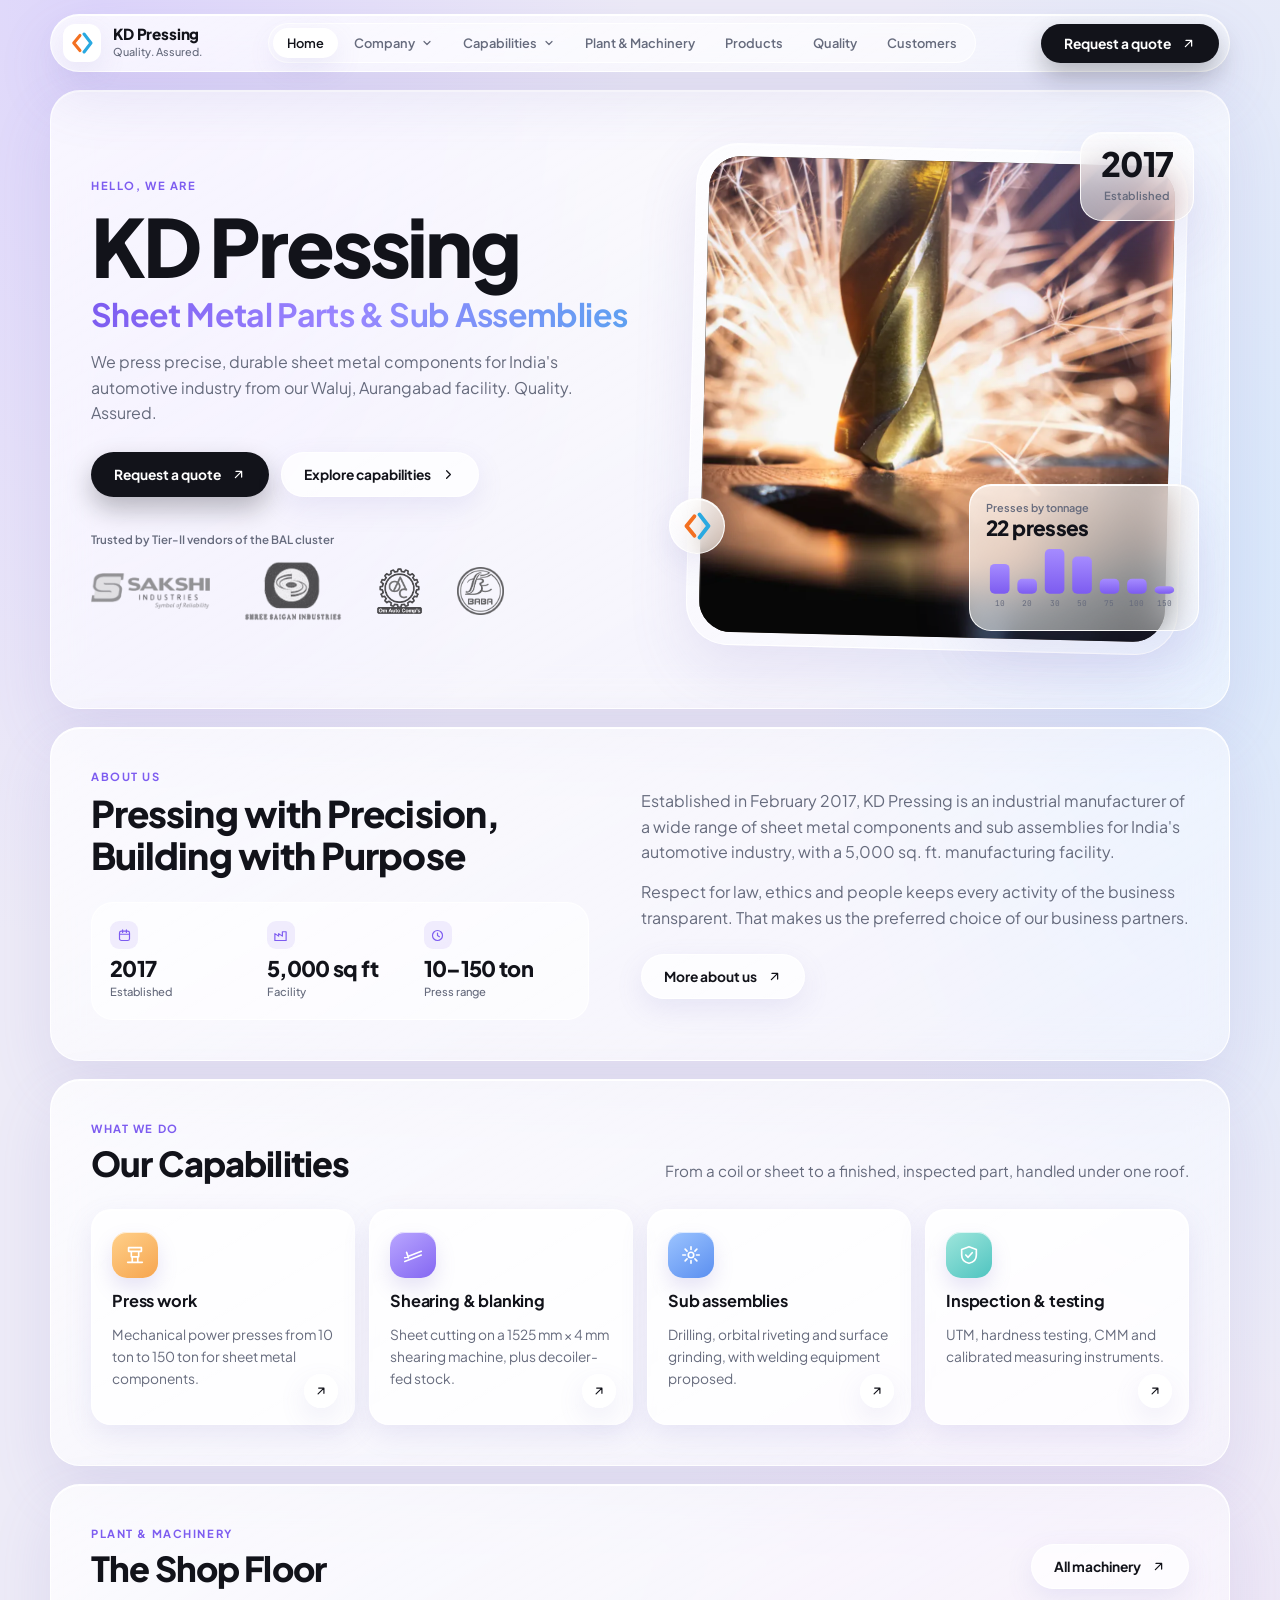
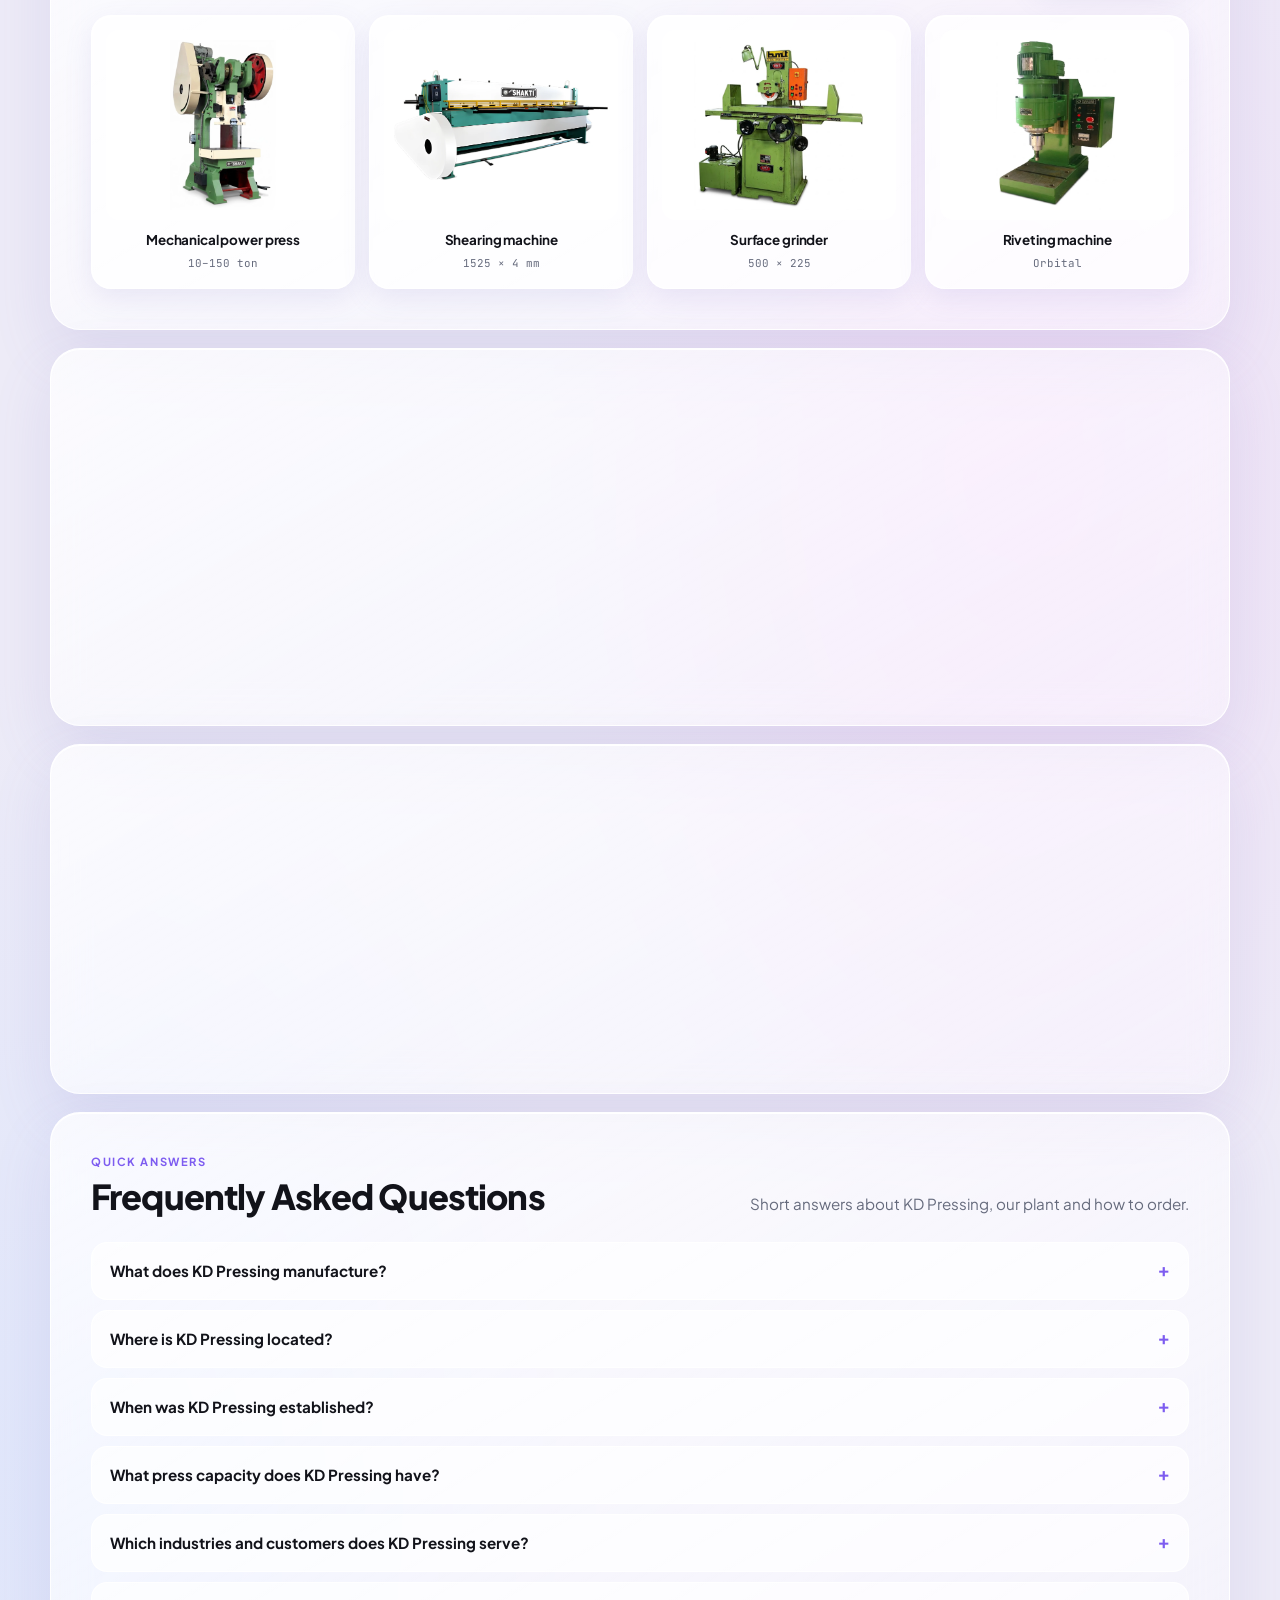
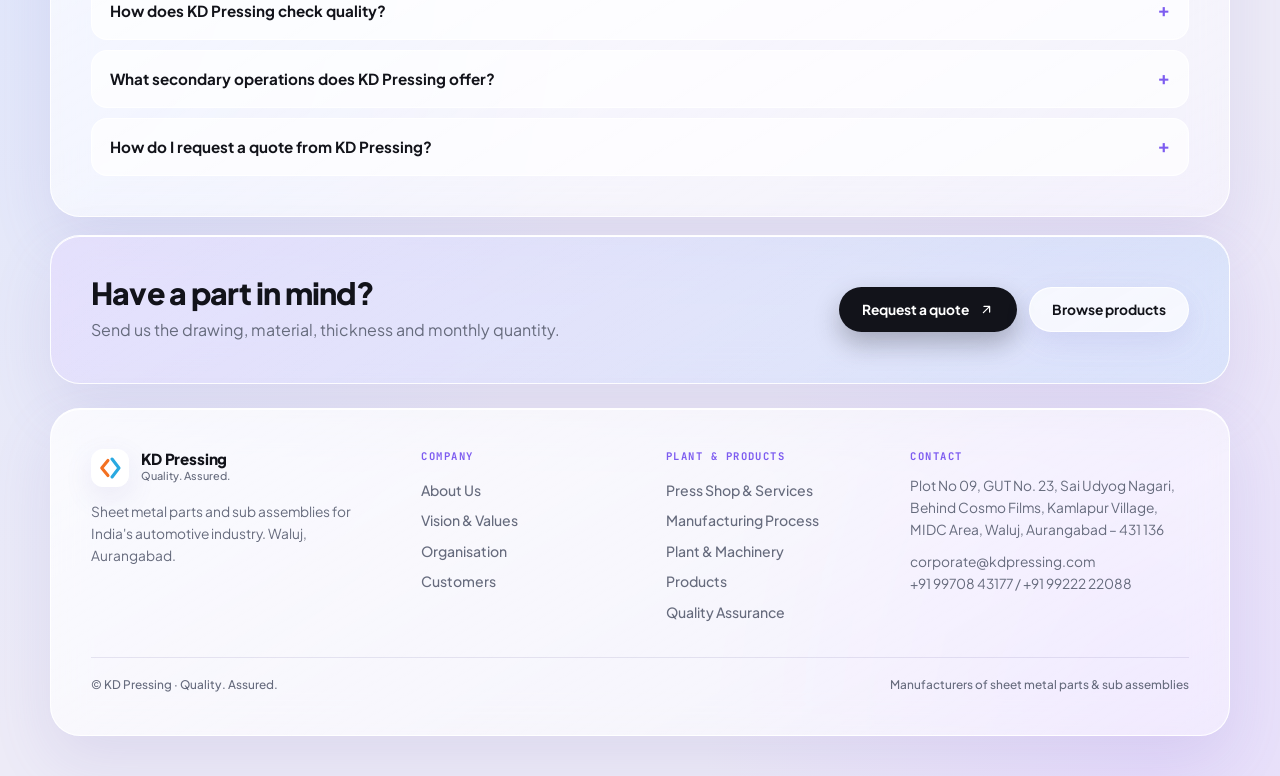
<file: index.html>
<!doctype html>
<html lang="en-IN">
<head>
<meta charset="utf-8">
<meta name="viewport" content="width=device-width, initial-scale=1, viewport-fit=cover">
<title>KD Pressing | Sheet Metal Parts &amp; Sub Assembly Manufacturer, Aurangabad</title>
<meta name="description" content="KD Pressing, Waluj MIDC, Aurangabad: sheet metal parts and sub assembly manufacturer for the automotive industry. 22 presses from 10 to 150 ton, shearing, riveting and in-house quality checks. Request a quote.">
<meta name="robots" content="index, follow, max-snippet:-1, max-image-preview:large, max-video-preview:-1">
<link rel="canonical" href="https://www.kdpressing.com/">
<link rel="alternate" hreflang="en-IN" href="https://www.kdpressing.com/"><link rel="alternate" hreflang="x-default" href="https://www.kdpressing.com/">
<meta name="author" content="KD Pressing"><meta name="theme-color" content="#edebf7">
<meta name="geo.region" content="IN-MH"><meta name="geo.placename" content="Waluj MIDC, Aurangabad">
<link rel="icon" href="assets/favicon.svg" type="image/svg+xml"><link rel="apple-touch-icon" href="assets/logo.png">
<meta property="og:type" content="website"><meta property="og:site_name" content="KD Pressing"><meta property="og:locale" content="en_IN">
<meta property="og:title" content="KD Pressing | Sheet Metal Parts &amp; Sub Assembly Manufacturer, Aurangabad"><meta property="og:description" content="KD Pressing, Waluj MIDC, Aurangabad: sheet metal parts and sub assembly manufacturer for the automotive industry. 22 presses from 10 to 150 ton, shearing, riveting and in-house quality checks. Request a quote."><meta property="og:url" content="https://www.kdpressing.com/">
<meta property="og:image" content="https://www.kdpressing.com/assets/og-image.jpg"><meta property="og:image:width" content="1200"><meta property="og:image:height" content="630">
<meta property="og:image:alt" content="KD Pressing, sheet metal parts and sub assemblies, Waluj MIDC, Aurangabad">
<meta name="twitter:card" content="summary_large_image"><meta name="twitter:title" content="KD Pressing | Sheet Metal Parts &amp; Sub Assembly Manufacturer, Aurangabad"><meta name="twitter:description" content="KD Pressing, Waluj MIDC, Aurangabad: sheet metal parts and sub assembly manufacturer for the automotive industry. 22 presses from 10 to 150 ton, shearing, riveting and in-house quality checks. Request a quote."><meta name="twitter:image" content="https://www.kdpressing.com/assets/og-image.jpg">
<link rel="preconnect" href="https://fonts.googleapis.com"><link rel="preconnect" href="https://fonts.gstatic.com" crossorigin>
<link href="https://fonts.googleapis.com/css2?family=Plus+Jakarta+Sans:wght@400;500;600;700;800&family=JetBrains+Mono:wght@400;500;600&display=swap" rel="stylesheet">
<link rel="preload" as="image" href="assets/img/hero_drill.webp" type="image/webp" fetchpriority="high">
<link rel="stylesheet" href="assets/style.css">
<script type="application/ld+json">{"@context": "https://schema.org", "@graph": [{"@type": ["Organization", "LocalBusiness"], "@id": "https://www.kdpressing.com/#org", "name": "KD Pressing", "alternateName": "KD Pressing Waluj", "slogan": "Quality. Assured.", "foundingDate": "2017-02", "description": "KD Pressing is a sheet metal pressing company in Waluj MIDC, Aurangabad, India, manufacturing sheet metal components and sub assemblies for the automotive industry.", "email": "corporate@kdpressing.com", "telephone": ["+91 99708 43177", "+91 99222 22088"], "address": {"@type": "PostalAddress", "streetAddress": "Plot No 09, GUT No. 23, Sai Udyog Nagari, Behind Cosmo Films, Kamlapur Village, MIDC Area, Waluj", "addressLocality": "Aurangabad", "addressRegion": "Maharashtra", "postalCode": "431136", "addressCountry": "IN"}, "areaServed": {"@type": "Country", "name": "India"}, "knowsAbout": ["Sheet metal pressing", "Sheet metal components", "Sheet metal sub assemblies", "Mechanical power press 10 to 150 ton", "Shearing", "Orbital riveting", "Inverter-base CO2 welding", "Surface grinding", "Automotive components", "Quality inspection"], "makesOffer": [{"@type": "Offer", "itemOffered": {"@type": "Service", "name": "Sheet metal pressing (10 to 150 ton)"}}, {"@type": "Offer", "itemOffered": {"@type": "Service", "name": "Shearing and blanking"}}, {"@type": "Offer", "itemOffered": {"@type": "Service", "name": "Sub assembly: drilling, riveting, CO2 welding and grinding"}}, {"@type": "Offer", "itemOffered": {"@type": "Service", "name": "Inspection and testing"}}], "customer": [{"@type": "Organization", "name": "Sakshi Industries"}, {"@type": "Organization", "name": "Shree Saigan Industries"}, {"@type": "Organization", "name": "Om Auto Comp's"}, {"@type": "Organization", "name": "Baba Engineers"}], "url": "https://www.kdpressing.com/", "logo": "https://www.kdpressing.com/assets/logo.png", "image": "https://www.kdpressing.com/assets/og-image.jpg"}, {"@type": "WebSite", "@id": "https://www.kdpressing.com/#site", "name": "KD Pressing", "inLanguage": "en-IN", "publisher": {"@id": "https://www.kdpressing.com/#org"}, "url": "https://www.kdpressing.com/"}, {"@type": "FAQPage", "mainEntity": [{"@type": "Question", "name": "What does KD Pressing manufacture?", "acceptedAnswer": {"@type": "Answer", "text": "KD Pressing manufactures sheet metal components and sub assemblies for India's automotive industry, including brackets, plates, washers and bent parts, made to the customer's drawing."}}, {"@type": "Question", "name": "Where is KD Pressing located?", "acceptedAnswer": {"@type": "Answer", "text": "KD Pressing is in Waluj MIDC, Aurangabad, Maharashtra, India, at Plot No 09, GUT No. 23, Sai Udyog Nagari, Behind Cosmo Films, Kamlapur Village, 431 136. The manufacturing facility covers 5,000 sq ft."}}, {"@type": "Question", "name": "When was KD Pressing established?", "acceptedAnswer": {"@type": "Answer", "text": "KD Pressing was established in February 2017. Its tagline is Quality. Assured."}}, {"@type": "Question", "name": "What press capacity does KD Pressing have?", "acceptedAnswer": {"@type": "Answer", "text": "KD Pressing runs 22 mechanical power presses in eight sizes, from 10 ton to 150 ton, supported by a 1525 mm by 4 mm shearing machine and a manual decoiler for coil feed, plus an inverter-base CO2 welding machine."}}, {"@type": "Question", "name": "Which industries and customers does KD Pressing serve?", "acceptedAnswer": {"@type": "Answer", "text": "KD Pressing serves the automotive industry as a third party vendor for Tier-II vendors of the BAL cluster. Customers include Sakshi Industries, Shree Saigan Industries, Om Auto Comp's and Baba Engineers."}}, {"@type": "Question", "name": "How does KD Pressing check quality?", "acceptedAnswer": {"@type": "Answer", "text": "Parts are tested and measured with a UTM, a hardness tester, a CMM and calibrated Baker micrometer, vernier calliper and height gauge, all under the 5S workplace system."}}, {"@type": "Question", "name": "What secondary operations does KD Pressing offer?", "acceptedAnswer": {"@type": "Answer", "text": "Alongside pressing and shearing, KD Pressing offers drilling, orbital riveting and surface grinding for sub assemblies. Inverter-base CO2 welding is done in-house, and projection and spot welding machines are planned."}}, {"@type": "Question", "name": "How do I request a quote from KD Pressing?", "acceptedAnswer": {"@type": "Answer", "text": "Email corporate@kdpressing.com or call +91 99708 43177 or +91 99222 22088 with the part name or drawing, the material and thickness, and the monthly quantity."}}]}, {"@type": "BreadcrumbList", "itemListElement": [{"@type": "ListItem", "position": 1, "name": "Home", "item": "https://www.kdpressing.com/"}]}, {"@type": "WebPage", "@id": "https://www.kdpressing.com/#webpage", "url": "https://www.kdpressing.com/", "name": "KD Pressing | Sheet Metal Parts & Sub Assembly Manufacturer, Aurangabad", "description": "KD Pressing, Waluj MIDC, Aurangabad: sheet metal parts and sub assembly manufacturer for the automotive industry. 22 presses from 10 to 150 ton, shearing, riveting and in-house quality checks. Request a quote.", "inLanguage": "en-IN", "isPartOf": {"@id": "https://www.kdpressing.com/#site"}, "about": {"@id": "https://www.kdpressing.com/#org"}, "primaryImageOfPage": {"@type": "ImageObject", "url": "https://www.kdpressing.com/assets/og-image.jpg"}}]}</script>
</head>
<body data-page="home">
<svg width="0" height="0" style="position:absolute" aria-hidden="true">
  <symbol id="kd" viewBox="0 0 64 64"><path d="M26 10 L8 32 L26 54" fill="none" stroke="#f37021" stroke-width="9" stroke-linecap="round" stroke-linejoin="round"/><path d="M38 6 L58 32 L38 58" fill="none" stroke="#29a9e1" stroke-width="9" stroke-linecap="round" stroke-linejoin="round"/></symbol>
  <symbol id="ar" viewBox="0 0 24 24"><path d="M7 17L17 7M8 7h9v9" fill="none" stroke="currentColor" stroke-width="2" stroke-linecap="round" stroke-linejoin="round"/></symbol>
</svg>

<a class="skip" href="#v-home">Skip to content</a>
<div class="prog" id="prog" aria-hidden="true"></div>
<div class="wrap">
<nav class="glass" id="nav">
  <a class="brand" href="index.html" aria-label="KD Pressing home">
    <span class="lg"><svg viewBox="0 0 64 64"><use href="#kd"/></svg></span>
    <span><b>KD Pressing</b><small>Quality. Assured.</small></span>
  </a>
  <div class="links" id="links"><a href="index.html" data-v="home">Home</a><div class="dd"><button type="button" class="ddb" aria-haspopup="true" aria-expanded="false">Company<svg viewBox="0 0 24 24"><path d="M6 9l6 6 6-6"/></svg></button><div class="menu"><a href="about.html" data-v="about"><b>About Us</b><small>Who we are and how we work</small></a><a href="vision.html" data-v="vision"><b>Vision &amp; Values</b><small>Mission, vision and core values</small></a><a href="organisation.html" data-v="organisation"><b>Organisation</b><small>Structure and reporting lines</small></a></div></div><div class="dd"><button type="button" class="ddb" aria-haspopup="true" aria-expanded="false">Capabilities<svg viewBox="0 0 24 24"><path d="M6 9l6 6 6-6"/></svg></button><div class="menu"><a href="capabilities.html" data-v="capabilities"><b>Press Shop &amp; Services</b><small>Pressing, shearing and sub assembly</small></a><a href="process.html" data-v="process"><b>Manufacturing Process</b><small>From customer order to delivery</small></a></div></div><a href="machinery.html" data-v="machinery">Plant &amp; Machinery</a><a href="products.html" data-v="products">Products</a><a href="quality.html" data-v="quality">Quality</a><a href="customers.html" data-v="customers">Customers</a></div>
  <a class="btn dark nav-cta" href="contact.html">Request a quote <svg viewBox="0 0 24 24"><use href="#ar"/></svg></a>
  <button class="burger" id="burger" type="button" aria-label="Open menu" aria-expanded="false" aria-controls="drawer"><span></span></button>
  <div class="drawer" id="drawer"><a href="index.html" data-v="home">Home</a><span class="g">Company</span><a href="about.html" data-v="about">About Us</a><a href="vision.html" data-v="vision">Vision &amp; Values</a><a href="organisation.html" data-v="organisation">Organisation</a><span class="g">Capabilities</span><a href="capabilities.html" data-v="capabilities">Press Shop &amp; Services</a><a href="process.html" data-v="process">Manufacturing Process</a><a href="machinery.html" data-v="machinery">Plant &amp; Machinery</a><a href="products.html" data-v="products">Products</a><a href="quality.html" data-v="quality">Quality</a><a href="customers.html" data-v="customers">Customers</a><a class="btn dark" href="contact.html">Request a quote <svg viewBox="0 0 24 24"><use href="#ar"/></svg></a></div>
</nav>
<main class="view" id="v-home" data-view="home">
<header class="glass hero">
  <div>
    <p class="eyebrow">Hello, we are</p>
    <h1>KD Pressing<span class="sr"> – Sheet Metal Parts &amp; Sub Assembly Manufacturer in Waluj MIDC, Aurangabad</span></h1>
    <p class="role grad">Sheet Metal Parts &amp; Sub Assemblies</p>
    <p class="about-p">We press precise, durable sheet metal components for India's automotive industry from our Waluj, Aurangabad facility. Quality. Assured.</p>
    <div class="cta">
      <a class="btn dark" href="contact.html">Request a quote <svg viewBox="0 0 24 24"><use href="#ar"/></svg></a>
      <a class="btn soft" href="capabilities.html">Explore capabilities <svg viewBox="0 0 24 24"><path d="M9 6l6 6-6 6"/></svg></a>
    </div>
    <div class="trust">
      <small>Trusted by Tier-II vendors of the BAL cluster</small>
      <div class="row">
        <img class="wide" src="assets/img/logo_sakshi.webp" alt="Sakshi Industries">
        <img class="sg" src="assets/img/logo_saigan.webp" alt="Shree Saigan Industries">
        <img src="assets/img/logo_om.webp" alt="Om Auto Comp's">
        <img src="assets/img/logo_baba.webp" alt="Baba Engineers">
      </div>
    </div>
  </div>
  <div class="stage">
    <div class="frame"><div class="ph"><img src="assets/img/hero_drill.webp" alt="A gold drill bit cutting metal in a shower of sparks"></div></div>
    <div class="float f-a glass"><b data-count="2017" data-from="1985">2017</b><span>Established</span></div>
    <div class="float f-c" aria-hidden="true"><svg viewBox="0 0 64 64"><use href="#kd"/></svg></div>
    <div class="float f-b glass">
      <div class="t">Presses by tonnage</div>
      <div class="v"><span data-count="22" data-from="0">22</span> presses</div>
      <svg viewBox="0 0 200 64" role="img" aria-label="Number of presses at 10, 20, 30, 50, 75, 100 and 150 ton: 4, 2, 6, 5, 2, 2, 1">
        <defs><linearGradient id="bg1" x1="0" y1="0" x2="0" y2="1"><stop offset="0" stop-color="#a58bff"/><stop offset="1" stop-color="#7d5cf0"/></linearGradient></defs>
        <g fill="url(#bg1)">
          <rect x="4" y="16.6" width="20" height="30.4" rx="5"/><rect x="32" y="31.8" width="20" height="15.2" rx="5"/><rect x="60" y="1.4" width="20" height="45.6" rx="5"/><rect x="88" y="9.0" width="20" height="38.0" rx="5"/><rect x="116" y="31.8" width="20" height="15.2" rx="5"/><rect x="144" y="31.8" width="20" height="15.2" rx="5"/><rect x="172" y="39.4" width="20" height="7.6" rx="5"/>
        </g>
        <g fill="#666b7d" font-family="JetBrains Mono,monospace" font-size="8" text-anchor="middle">
          <text x="14" y="60">10</text><text x="42" y="60">20</text><text x="70" y="60">30</text><text x="98" y="60">50</text><text x="126" y="60">75</text><text x="154" y="60">100</text><text x="182" y="60">150</text>
        </g>
      </svg>
    </div>
  </div>
</header>
<section class="glass about">
  <div>
    <p class="eyebrow">About us</p>
    <h2>Pressing with Precision,<br>Building with Purpose</h2>
    <div class="mini-stats">
      <div><i><svg viewBox="0 0 24 24"><rect x="4" y="5" width="16" height="15" rx="3"/><path d="M4 10h16M9 3v4M15 3v4"/></svg></i><b>2017</b><span>Established</span></div>
      <div><i><svg viewBox="0 0 24 24"><path d="M3 20V9l6 4V9l6 4V6h6v14z"/></svg></i><b>5,000 sq ft</b><span>Facility</span></div>
      <div><i><svg viewBox="0 0 24 24"><circle cx="12" cy="12" r="8"/><path d="M12 8v4l3 2"/></svg></i><b>10–150 ton</b><span>Press range</span></div>
    </div>
  </div>
  <div class="txt">
    <p>Established in February 2017, KD Pressing is an industrial manufacturer of a wide range of sheet metal components and sub assemblies for India's automotive industry, with a 5,000 sq. ft. manufacturing facility.</p>
    <p>Respect for law, ethics and people keeps every activity of the business transparent. That makes us the preferred choice of our business partners.</p>
    <div class="chips"><a class="btn soft" href="about.html" style="margin-top:6px">More about us <svg viewBox="0 0 24 24"><use href="#ar"/></svg></a></div>
  </div>
</section>
<section class="glass" id="what">
  <div class="sec-head"><div><p class="eyebrow">What we do</p><h2>Our Capabilities</h2></div><p class="sub">From a coil or sheet to a finished, inspected part, handled under one roof.</p></div>
  <div class="grid4">
    <a class="card svc" href="capabilities.html"><div class="ico o"><svg viewBox="0 0 24 24"><path d="M5 4h14v4H5zM8 8v6M16 8v6M4 20h16M9 14h6v6H9z"/></svg></div><h3>Press work</h3><p>Mechanical power presses from 10 ton to 150 ton for sheet metal components.</p><span class="arrow"><svg viewBox="0 0 24 24"><use href="#ar"/></svg></span></a>
    <a class="card svc" href="capabilities.html"><div class="ico v"><svg viewBox="0 0 24 24"><path d="M3 15l18-7M3 19l18-7M5 9l2 6"/></svg></div><h3>Shearing &amp; blanking</h3><p>Sheet cutting on a 1525 mm × 4 mm shearing machine, plus decoiler-fed stock.</p><span class="arrow"><svg viewBox="0 0 24 24"><use href="#ar"/></svg></span></a>
    <a class="card svc" href="capabilities.html"><div class="ico b"><svg viewBox="0 0 24 24"><circle cx="12" cy="12" r="3"/><path d="M12 3v3M12 18v3M3 12h3M18 12h3M5.6 5.6l2.1 2.1M16.3 16.3l2.1 2.1M5.6 18.4l2.1-2.1M16.3 7.7l2.1-2.1"/></svg></div><h3>Sub assemblies</h3><p>Drilling, orbital riveting and surface grinding, with welding equipment proposed.</p><span class="arrow"><svg viewBox="0 0 24 24"><use href="#ar"/></svg></span></a>
    <a class="card svc" href="quality.html"><div class="ico t"><svg viewBox="0 0 24 24"><path d="M12 3l8 3v6c0 4.5-3.2 8-8 9-4.8-1-8-4.5-8-9V6z"/><path d="M8.5 12l2.5 2.5 4.5-5"/></svg></div><h3>Inspection &amp; testing</h3><p>UTM, hardness testing, CMM and calibrated measuring instruments.</p><span class="arrow"><svg viewBox="0 0 24 24"><use href="#ar"/></svg></span></a>
  </div>
</section>
<section class="glass">
  <div class="sec-head"><div><p class="eyebrow">Plant &amp; machinery</p><h2>The Shop Floor</h2></div><a class="btn soft" href="machinery.html">All machinery <svg viewBox="0 0 24 24"><use href="#ar"/></svg></a></div>
  <div class="mach m4"><div class="card m"><div class="im"><img src="assets/img/press.webp" alt="Mechanical power press" loading="lazy"></div><b>Mechanical power press</b><span>10–150 ton</span></div>
<div class="card m"><div class="im"><img src="assets/img/shear.webp" alt="Shearing machine" loading="lazy"></div><b>Shearing machine</b><span>1525 × 4 mm</span></div>
<div class="card m"><div class="im"><img src="assets/img/surface.webp" alt="Surface grinder" loading="lazy"></div><b>Surface grinder</b><span>500 × 225</span></div>
<div class="card m"><div class="im"><img src="assets/img/rivet.webp" alt="Orbital riveting machine" loading="lazy"></div><b>Riveting machine</b><span>Orbital</span></div></div>
</section>
<section class="glass">
  <div class="sec-head"><div><p class="eyebrow">Our products</p><h2>Parts We Press</h2></div><a class="btn soft" href="products.html">All products <svg viewBox="0 0 24 24"><use href="#ar"/></svg></a></div>
  <div class="prods"><figure class="card pt" style="margin:0"><img src="assets/img/part02.webp" alt="Orange L-bracket" loading="lazy"><b>L-bracket</b></figure>
<figure class="card pt" style="margin:0"><img src="assets/img/part03.webp" alt="Arc formed plate" loading="lazy"><b>Arc plate</b></figure>
<figure class="card pt" style="margin:0"><img src="assets/img/part04.webp" alt="Yellow U-channel bracket" loading="lazy"><b>U-channel</b></figure>
<figure class="card pt" style="margin:0"><img src="assets/img/part07.webp" alt="Bent strap" loading="lazy"><b>Bent strap</b></figure>
<figure class="card pt" style="margin:0"><img src="assets/img/part08.webp" alt="Pierced cam plate" loading="lazy"><b>Cam plate</b></figure>
<figure class="card pt" style="margin:0"><img src="assets/img/part12.webp" alt="Green flat ring" loading="lazy"><b>Flat ring</b></figure></div>
</section>
<section class="glass">
  <div class="sec-head"><div><p class="eyebrow">Valued customers</p><h2>Who We Press For</h2></div><a class="btn soft" href="customers.html">All customers <svg viewBox="0 0 24 24"><use href="#ar"/></svg></a></div>
  <div class="cust">
    <div class="card cu"><div class="lgbox"><img class="wide" src="assets/img/logo_sakshi.webp" alt="Sakshi Industries logo" loading="lazy"></div><span>Sakshi Industries</span></div>
    <div class="card cu"><div class="lgbox"><img src="assets/img/logo_saigan.webp" alt="Shree Saigan Industries logo" loading="lazy"></div><span>Shree Saigan Industries</span></div>
    <div class="card cu"><div class="lgbox"><img src="assets/img/logo_om.webp" alt="Om Auto Comp's logo" loading="lazy"></div><span>Om Auto Comp's</span></div>
    <div class="card cu"><div class="lgbox"><img src="assets/img/logo_baba.webp" alt="Baba Engineers logo" loading="lazy"></div><span>Baba Engineers</span></div>
  </div>
</section>
<section class="glass faq" id="s-faq">
  <div class="sec-head"><div><p class="eyebrow">Quick answers</p><h2>Frequently Asked Questions</h2></div><p class="sub">Short answers about KD Pressing, our plant and how to order.</p></div>
  <div class="faq-list"><details><summary>What does KD Pressing manufacture?</summary><p>KD Pressing manufactures sheet metal components and sub assemblies for India's automotive industry, including brackets, plates, washers and bent parts, made to the customer's drawing.</p></details><details><summary>Where is KD Pressing located?</summary><p>KD Pressing is in Waluj MIDC, Aurangabad, Maharashtra, India, at Plot No 09, GUT No. 23, Sai Udyog Nagari, Behind Cosmo Films, Kamlapur Village, 431 136. The manufacturing facility covers 5,000 sq ft.</p></details><details><summary>When was KD Pressing established?</summary><p>KD Pressing was established in February 2017. Its tagline is Quality. Assured.</p></details><details><summary>What press capacity does KD Pressing have?</summary><p>KD Pressing runs 22 mechanical power presses in eight sizes, from 10 ton to 150 ton, supported by a 1525 mm by 4 mm shearing machine and a manual decoiler for coil feed, plus an inverter-base CO2 welding machine.</p></details><details><summary>Which industries and customers does KD Pressing serve?</summary><p>KD Pressing serves the automotive industry as a third party vendor for Tier-II vendors of the BAL cluster. Customers include Sakshi Industries, Shree Saigan Industries, Om Auto Comp's and Baba Engineers.</p></details><details><summary>How does KD Pressing check quality?</summary><p>Parts are tested and measured with a UTM, a hardness tester, a CMM and calibrated Baker micrometer, vernier calliper and height gauge, all under the 5S workplace system.</p></details><details><summary>What secondary operations does KD Pressing offer?</summary><p>Alongside pressing and shearing, KD Pressing offers drilling, orbital riveting and surface grinding for sub assemblies. Inverter-base CO2 welding is done in-house, and projection and spot welding machines are planned.</p></details><details><summary>How do I request a quote from KD Pressing?</summary><p>Email corporate@kdpressing.com or call +91 99708 43177 or +91 99222 22088 with the part name or drawing, the material and thickness, and the monthly quantity.</p></details></div>
</section>
<section class="glass cta-band"><div><h2>Have a part in mind?</h2><p>Send us the drawing, material, thickness and monthly quantity.</p></div><div class="btns"><a class="btn dark" href="contact.html">Request a quote <svg viewBox="0 0 24 24"><use href="#ar"/></svg></a><a class="btn soft" href="products.html">Browse products</a></div></section>
</main>
<footer class="glass site-foot">
  <div><a class="brand" href="index.html" style="padding:0"><span class="lg"><svg viewBox="0 0 64 64"><use href="#kd"/></svg></span><span><b>KD Pressing</b><small>Quality. Assured.</small></span></a>
    <p style="margin-top:14px;max-width:34ch">Sheet metal parts and sub assemblies for India's automotive industry. Waluj, Aurangabad.</p></div>
  <div><h4>Company</h4><a href="about.html">About Us</a><a href="vision.html">Vision &amp; Values</a><a href="organisation.html">Organisation</a><a href="customers.html">Customers</a></div>
  <div><h4>Plant &amp; products</h4><a href="capabilities.html">Press Shop &amp; Services</a><a href="process.html">Manufacturing Process</a><a href="machinery.html">Plant &amp; Machinery</a><a href="products.html">Products</a><a href="quality.html">Quality Assurance</a></div>
  <div><h4>Contact</h4><p>Plot No 09, GUT No. 23, Sai Udyog Nagari, Behind Cosmo Films, Kamlapur Village, MIDC Area, Waluj, Aurangabad – 431 136</p>
    <p style="margin-top:10px;overflow-wrap:anywhere">corporate@kdpressing.com</p><p>+91 99708 43177 / +91 99222 22088</p></div>
  <div class="foot-bar"><span>© KD Pressing · Quality. Assured.</span><span>Manufacturers of sheet metal parts &amp; sub assemblies</span></div>
</footer>
</div>
<script src="assets/app.js" defer></script>
</body>
</html>
</file>
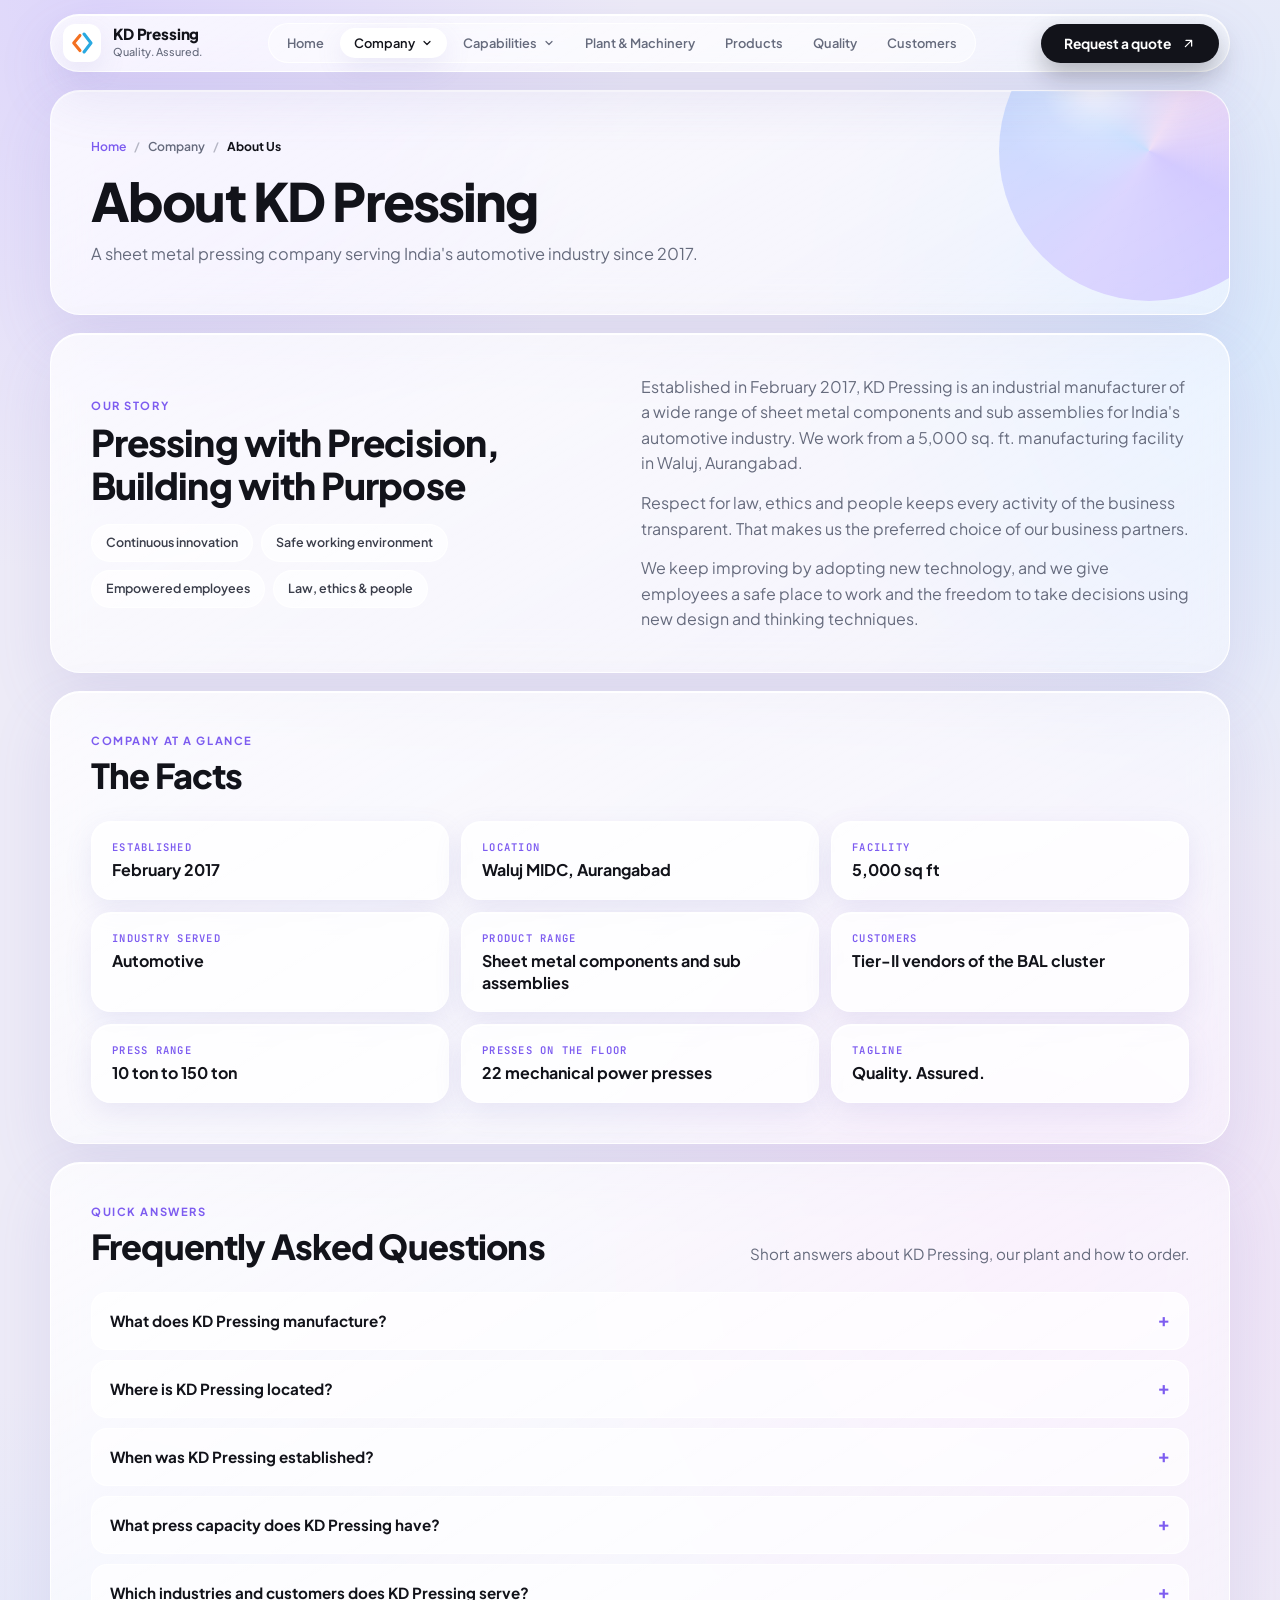
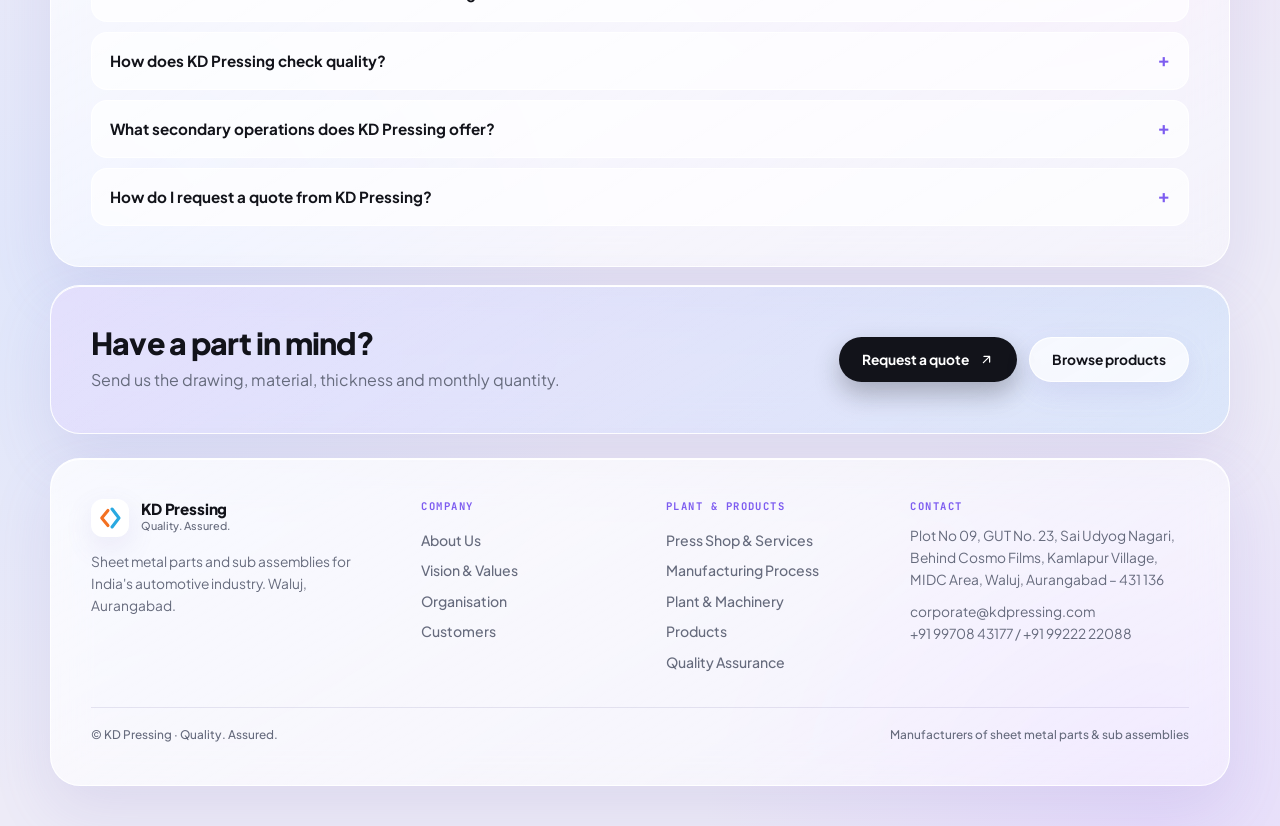
<file: about.html>
<!doctype html>
<html lang="en-IN">
<head>
<meta charset="utf-8">
<meta name="viewport" content="width=device-width, initial-scale=1, viewport-fit=cover">
<title>About KD Pressing | Sheet Metal Pressing Company Since 2017</title>
<meta name="description" content="KD Pressing was established in February 2017 and works from a 5,000 sq ft facility in Waluj MIDC, Aurangabad, making sheet metal components and sub assemblies for India&#x27;s automotive industry.">
<meta name="robots" content="index, follow, max-snippet:-1, max-image-preview:large, max-video-preview:-1">
<link rel="canonical" href="https://www.kdpressing.com/about.html">
<link rel="alternate" hreflang="en-IN" href="https://www.kdpressing.com/about.html"><link rel="alternate" hreflang="x-default" href="https://www.kdpressing.com/about.html">
<meta name="author" content="KD Pressing"><meta name="theme-color" content="#edebf7">
<meta name="geo.region" content="IN-MH"><meta name="geo.placename" content="Waluj MIDC, Aurangabad">
<link rel="icon" href="assets/favicon.svg" type="image/svg+xml"><link rel="apple-touch-icon" href="assets/logo.png">
<meta property="og:type" content="website"><meta property="og:site_name" content="KD Pressing"><meta property="og:locale" content="en_IN">
<meta property="og:title" content="About KD Pressing | Sheet Metal Pressing Company Since 2017"><meta property="og:description" content="KD Pressing was established in February 2017 and works from a 5,000 sq ft facility in Waluj MIDC, Aurangabad, making sheet metal components and sub assemblies for India&#x27;s automotive industry."><meta property="og:url" content="https://www.kdpressing.com/about.html">
<meta property="og:image" content="https://www.kdpressing.com/assets/og-image.jpg"><meta property="og:image:width" content="1200"><meta property="og:image:height" content="630">
<meta property="og:image:alt" content="KD Pressing, sheet metal parts and sub assemblies, Waluj MIDC, Aurangabad">
<meta name="twitter:card" content="summary_large_image"><meta name="twitter:title" content="About KD Pressing | Sheet Metal Pressing Company Since 2017"><meta name="twitter:description" content="KD Pressing was established in February 2017 and works from a 5,000 sq ft facility in Waluj MIDC, Aurangabad, making sheet metal components and sub assemblies for India&#x27;s automotive industry."><meta name="twitter:image" content="https://www.kdpressing.com/assets/og-image.jpg">
<link rel="preconnect" href="https://fonts.googleapis.com"><link rel="preconnect" href="https://fonts.gstatic.com" crossorigin>
<link href="https://fonts.googleapis.com/css2?family=Plus+Jakarta+Sans:wght@400;500;600;700;800&family=JetBrains+Mono:wght@400;500;600&display=swap" rel="stylesheet">
<link rel="stylesheet" href="assets/style.css">
<script type="application/ld+json">{"@context": "https://schema.org", "@graph": [{"@type": ["Organization", "LocalBusiness"], "@id": "https://www.kdpressing.com/#org", "name": "KD Pressing", "alternateName": "KD Pressing Waluj", "slogan": "Quality. Assured.", "foundingDate": "2017-02", "description": "KD Pressing is a sheet metal pressing company in Waluj MIDC, Aurangabad, India, manufacturing sheet metal components and sub assemblies for the automotive industry.", "email": "corporate@kdpressing.com", "telephone": ["+91 99708 43177", "+91 99222 22088"], "address": {"@type": "PostalAddress", "streetAddress": "Plot No 09, GUT No. 23, Sai Udyog Nagari, Behind Cosmo Films, Kamlapur Village, MIDC Area, Waluj", "addressLocality": "Aurangabad", "addressRegion": "Maharashtra", "postalCode": "431136", "addressCountry": "IN"}, "areaServed": {"@type": "Country", "name": "India"}, "knowsAbout": ["Sheet metal pressing", "Sheet metal components", "Sheet metal sub assemblies", "Mechanical power press 10 to 150 ton", "Shearing", "Orbital riveting", "Inverter-base CO2 welding", "Surface grinding", "Automotive components", "Quality inspection"], "makesOffer": [{"@type": "Offer", "itemOffered": {"@type": "Service", "name": "Sheet metal pressing (10 to 150 ton)"}}, {"@type": "Offer", "itemOffered": {"@type": "Service", "name": "Shearing and blanking"}}, {"@type": "Offer", "itemOffered": {"@type": "Service", "name": "Sub assembly: drilling, riveting, CO2 welding and grinding"}}, {"@type": "Offer", "itemOffered": {"@type": "Service", "name": "Inspection and testing"}}], "customer": [{"@type": "Organization", "name": "Sakshi Industries"}, {"@type": "Organization", "name": "Shree Saigan Industries"}, {"@type": "Organization", "name": "Om Auto Comp's"}, {"@type": "Organization", "name": "Baba Engineers"}], "url": "https://www.kdpressing.com/", "logo": "https://www.kdpressing.com/assets/logo.png", "image": "https://www.kdpressing.com/assets/og-image.jpg"}, {"@type": "WebSite", "@id": "https://www.kdpressing.com/#site", "name": "KD Pressing", "inLanguage": "en-IN", "publisher": {"@id": "https://www.kdpressing.com/#org"}, "url": "https://www.kdpressing.com/"}, {"@type": "FAQPage", "mainEntity": [{"@type": "Question", "name": "What does KD Pressing manufacture?", "acceptedAnswer": {"@type": "Answer", "text": "KD Pressing manufactures sheet metal components and sub assemblies for India's automotive industry, including brackets, plates, washers and bent parts, made to the customer's drawing."}}, {"@type": "Question", "name": "Where is KD Pressing located?", "acceptedAnswer": {"@type": "Answer", "text": "KD Pressing is in Waluj MIDC, Aurangabad, Maharashtra, India, at Plot No 09, GUT No. 23, Sai Udyog Nagari, Behind Cosmo Films, Kamlapur Village, 431 136. The manufacturing facility covers 5,000 sq ft."}}, {"@type": "Question", "name": "When was KD Pressing established?", "acceptedAnswer": {"@type": "Answer", "text": "KD Pressing was established in February 2017. Its tagline is Quality. Assured."}}, {"@type": "Question", "name": "What press capacity does KD Pressing have?", "acceptedAnswer": {"@type": "Answer", "text": "KD Pressing runs 22 mechanical power presses in eight sizes, from 10 ton to 150 ton, supported by a 1525 mm by 4 mm shearing machine and a manual decoiler for coil feed, plus an inverter-base CO2 welding machine."}}, {"@type": "Question", "name": "Which industries and customers does KD Pressing serve?", "acceptedAnswer": {"@type": "Answer", "text": "KD Pressing serves the automotive industry as a third party vendor for Tier-II vendors of the BAL cluster. Customers include Sakshi Industries, Shree Saigan Industries, Om Auto Comp's and Baba Engineers."}}, {"@type": "Question", "name": "How does KD Pressing check quality?", "acceptedAnswer": {"@type": "Answer", "text": "Parts are tested and measured with a UTM, a hardness tester, a CMM and calibrated Baker micrometer, vernier calliper and height gauge, all under the 5S workplace system."}}, {"@type": "Question", "name": "What secondary operations does KD Pressing offer?", "acceptedAnswer": {"@type": "Answer", "text": "Alongside pressing and shearing, KD Pressing offers drilling, orbital riveting and surface grinding for sub assemblies. Inverter-base CO2 welding is done in-house, and projection and spot welding machines are planned."}}, {"@type": "Question", "name": "How do I request a quote from KD Pressing?", "acceptedAnswer": {"@type": "Answer", "text": "Email corporate@kdpressing.com or call +91 99708 43177 or +91 99222 22088 with the part name or drawing, the material and thickness, and the monthly quantity."}}]}, {"@type": "BreadcrumbList", "itemListElement": [{"@type": "ListItem", "position": 1, "name": "Home", "item": "https://www.kdpressing.com/"}, {"@type": "ListItem", "position": 2, "name": "Company"}, {"@type": "ListItem", "position": 3, "name": "About Us", "item": "https://www.kdpressing.com/about.html"}]}, {"@type": "WebPage", "@id": "https://www.kdpressing.com/about.html#webpage", "url": "https://www.kdpressing.com/about.html", "name": "About KD Pressing | Sheet Metal Pressing Company Since 2017", "description": "KD Pressing was established in February 2017 and works from a 5,000 sq ft facility in Waluj MIDC, Aurangabad, making sheet metal components and sub assemblies for India's automotive industry.", "inLanguage": "en-IN", "isPartOf": {"@id": "https://www.kdpressing.com/#site"}, "about": {"@id": "https://www.kdpressing.com/#org"}, "primaryImageOfPage": {"@type": "ImageObject", "url": "https://www.kdpressing.com/assets/og-image.jpg"}}]}</script>
</head>
<body data-page="about">
<svg width="0" height="0" style="position:absolute" aria-hidden="true">
  <symbol id="kd" viewBox="0 0 64 64"><path d="M26 10 L8 32 L26 54" fill="none" stroke="#f37021" stroke-width="9" stroke-linecap="round" stroke-linejoin="round"/><path d="M38 6 L58 32 L38 58" fill="none" stroke="#29a9e1" stroke-width="9" stroke-linecap="round" stroke-linejoin="round"/></symbol>
  <symbol id="ar" viewBox="0 0 24 24"><path d="M7 17L17 7M8 7h9v9" fill="none" stroke="currentColor" stroke-width="2" stroke-linecap="round" stroke-linejoin="round"/></symbol>
</svg>

<a class="skip" href="#v-about">Skip to content</a>
<div class="prog" id="prog" aria-hidden="true"></div>
<div class="wrap">
<nav class="glass" id="nav">
  <a class="brand" href="index.html" aria-label="KD Pressing home">
    <span class="lg"><svg viewBox="0 0 64 64"><use href="#kd"/></svg></span>
    <span><b>KD Pressing</b><small>Quality. Assured.</small></span>
  </a>
  <div class="links" id="links"><a href="index.html" data-v="home">Home</a><div class="dd"><button type="button" class="ddb" aria-haspopup="true" aria-expanded="false">Company<svg viewBox="0 0 24 24"><path d="M6 9l6 6 6-6"/></svg></button><div class="menu"><a href="about.html" data-v="about"><b>About Us</b><small>Who we are and how we work</small></a><a href="vision.html" data-v="vision"><b>Vision &amp; Values</b><small>Mission, vision and core values</small></a><a href="organisation.html" data-v="organisation"><b>Organisation</b><small>Structure and reporting lines</small></a></div></div><div class="dd"><button type="button" class="ddb" aria-haspopup="true" aria-expanded="false">Capabilities<svg viewBox="0 0 24 24"><path d="M6 9l6 6 6-6"/></svg></button><div class="menu"><a href="capabilities.html" data-v="capabilities"><b>Press Shop &amp; Services</b><small>Pressing, shearing and sub assembly</small></a><a href="process.html" data-v="process"><b>Manufacturing Process</b><small>From customer order to delivery</small></a></div></div><a href="machinery.html" data-v="machinery">Plant &amp; Machinery</a><a href="products.html" data-v="products">Products</a><a href="quality.html" data-v="quality">Quality</a><a href="customers.html" data-v="customers">Customers</a></div>
  <a class="btn dark nav-cta" href="contact.html">Request a quote <svg viewBox="0 0 24 24"><use href="#ar"/></svg></a>
  <button class="burger" id="burger" type="button" aria-label="Open menu" aria-expanded="false" aria-controls="drawer"><span></span></button>
  <div class="drawer" id="drawer"><a href="index.html" data-v="home">Home</a><span class="g">Company</span><a href="about.html" data-v="about">About Us</a><a href="vision.html" data-v="vision">Vision &amp; Values</a><a href="organisation.html" data-v="organisation">Organisation</a><span class="g">Capabilities</span><a href="capabilities.html" data-v="capabilities">Press Shop &amp; Services</a><a href="process.html" data-v="process">Manufacturing Process</a><a href="machinery.html" data-v="machinery">Plant &amp; Machinery</a><a href="products.html" data-v="products">Products</a><a href="quality.html" data-v="quality">Quality</a><a href="customers.html" data-v="customers">Customers</a><a class="btn dark" href="contact.html">Request a quote <svg viewBox="0 0 24 24"><use href="#ar"/></svg></a></div>
</nav>
<main class="view" id="v-about" data-view="about">
<header class="glass phead"><nav class="crumbs" aria-label="Breadcrumb"><a href="index.html">Home</a><i>/</i><span>Company</span><i>/</i><b>About Us</b></nav><h1>About KD Pressing</h1><p class="lead">A sheet metal pressing company serving India's automotive industry since 2017.</p></header>
<section class="glass about">
  <div>
    <p class="eyebrow">Our story</p>
    <h2>Pressing with Precision,<br>Building with Purpose</h2>
    <div class="chips"><span class="chip">Continuous innovation</span><span class="chip">Safe working environment</span><span class="chip">Empowered employees</span><span class="chip">Law, ethics &amp; people</span></div>
  </div>
  <div class="txt">
    <p>Established in February 2017, KD Pressing is an industrial manufacturer of a wide range of sheet metal components and sub assemblies for India's automotive industry. We work from a 5,000 sq. ft. manufacturing facility in Waluj, Aurangabad.</p>
    <p>Respect for law, ethics and people keeps every activity of the business transparent. That makes us the preferred choice of our business partners.</p>
    <p>We keep improving by adopting new technology, and we give employees a safe place to work and the freedom to take decisions using new design and thinking techniques.</p>
  </div>
</section>
<section class="glass">
  <div class="sec-head"><div><p class="eyebrow">Company at a glance</p><h2>The Facts</h2></div></div>
  <div class="facts"><div class="card fact"><span>Established</span><b>February 2017</b></div><div class="card fact"><span>Location</span><b>Waluj MIDC, Aurangabad</b></div><div class="card fact"><span>Facility</span><b>5,000 sq ft</b></div><div class="card fact"><span>Industry served</span><b>Automotive</b></div><div class="card fact"><span>Product range</span><b>Sheet metal components and sub assemblies</b></div><div class="card fact"><span>Customers</span><b>Tier-II vendors of the BAL cluster</b></div><div class="card fact"><span>Press range</span><b>10 ton to 150 ton</b></div><div class="card fact"><span>Presses on the floor</span><b>22 mechanical power presses</b></div><div class="card fact"><span>Tagline</span><b>Quality. Assured.</b></div></div>
</section>
<section class="glass faq" id="s-faq">
  <div class="sec-head"><div><p class="eyebrow">Quick answers</p><h2>Frequently Asked Questions</h2></div><p class="sub">Short answers about KD Pressing, our plant and how to order.</p></div>
  <div class="faq-list"><details><summary>What does KD Pressing manufacture?</summary><p>KD Pressing manufactures sheet metal components and sub assemblies for India's automotive industry, including brackets, plates, washers and bent parts, made to the customer's drawing.</p></details><details><summary>Where is KD Pressing located?</summary><p>KD Pressing is in Waluj MIDC, Aurangabad, Maharashtra, India, at Plot No 09, GUT No. 23, Sai Udyog Nagari, Behind Cosmo Films, Kamlapur Village, 431 136. The manufacturing facility covers 5,000 sq ft.</p></details><details><summary>When was KD Pressing established?</summary><p>KD Pressing was established in February 2017. Its tagline is Quality. Assured.</p></details><details><summary>What press capacity does KD Pressing have?</summary><p>KD Pressing runs 22 mechanical power presses in eight sizes, from 10 ton to 150 ton, supported by a 1525 mm by 4 mm shearing machine and a manual decoiler for coil feed, plus an inverter-base CO2 welding machine.</p></details><details><summary>Which industries and customers does KD Pressing serve?</summary><p>KD Pressing serves the automotive industry as a third party vendor for Tier-II vendors of the BAL cluster. Customers include Sakshi Industries, Shree Saigan Industries, Om Auto Comp's and Baba Engineers.</p></details><details><summary>How does KD Pressing check quality?</summary><p>Parts are tested and measured with a UTM, a hardness tester, a CMM and calibrated Baker micrometer, vernier calliper and height gauge, all under the 5S workplace system.</p></details><details><summary>What secondary operations does KD Pressing offer?</summary><p>Alongside pressing and shearing, KD Pressing offers drilling, orbital riveting and surface grinding for sub assemblies. Inverter-base CO2 welding is done in-house, and projection and spot welding machines are planned.</p></details><details><summary>How do I request a quote from KD Pressing?</summary><p>Email corporate@kdpressing.com or call +91 99708 43177 or +91 99222 22088 with the part name or drawing, the material and thickness, and the monthly quantity.</p></details></div>
</section>
<section class="glass cta-band"><div><h2>Have a part in mind?</h2><p>Send us the drawing, material, thickness and monthly quantity.</p></div><div class="btns"><a class="btn dark" href="contact.html">Request a quote <svg viewBox="0 0 24 24"><use href="#ar"/></svg></a><a class="btn soft" href="products.html">Browse products</a></div></section>
</main>
<footer class="glass site-foot">
  <div><a class="brand" href="index.html" style="padding:0"><span class="lg"><svg viewBox="0 0 64 64"><use href="#kd"/></svg></span><span><b>KD Pressing</b><small>Quality. Assured.</small></span></a>
    <p style="margin-top:14px;max-width:34ch">Sheet metal parts and sub assemblies for India's automotive industry. Waluj, Aurangabad.</p></div>
  <div><h4>Company</h4><a href="about.html">About Us</a><a href="vision.html">Vision &amp; Values</a><a href="organisation.html">Organisation</a><a href="customers.html">Customers</a></div>
  <div><h4>Plant &amp; products</h4><a href="capabilities.html">Press Shop &amp; Services</a><a href="process.html">Manufacturing Process</a><a href="machinery.html">Plant &amp; Machinery</a><a href="products.html">Products</a><a href="quality.html">Quality Assurance</a></div>
  <div><h4>Contact</h4><p>Plot No 09, GUT No. 23, Sai Udyog Nagari, Behind Cosmo Films, Kamlapur Village, MIDC Area, Waluj, Aurangabad – 431 136</p>
    <p style="margin-top:10px;overflow-wrap:anywhere">corporate@kdpressing.com</p><p>+91 99708 43177 / +91 99222 22088</p></div>
  <div class="foot-bar"><span>© KD Pressing · Quality. Assured.</span><span>Manufacturers of sheet metal parts &amp; sub assemblies</span></div>
</footer>
</div>
<script src="assets/app.js" defer></script>
</body>
</html>
</file>
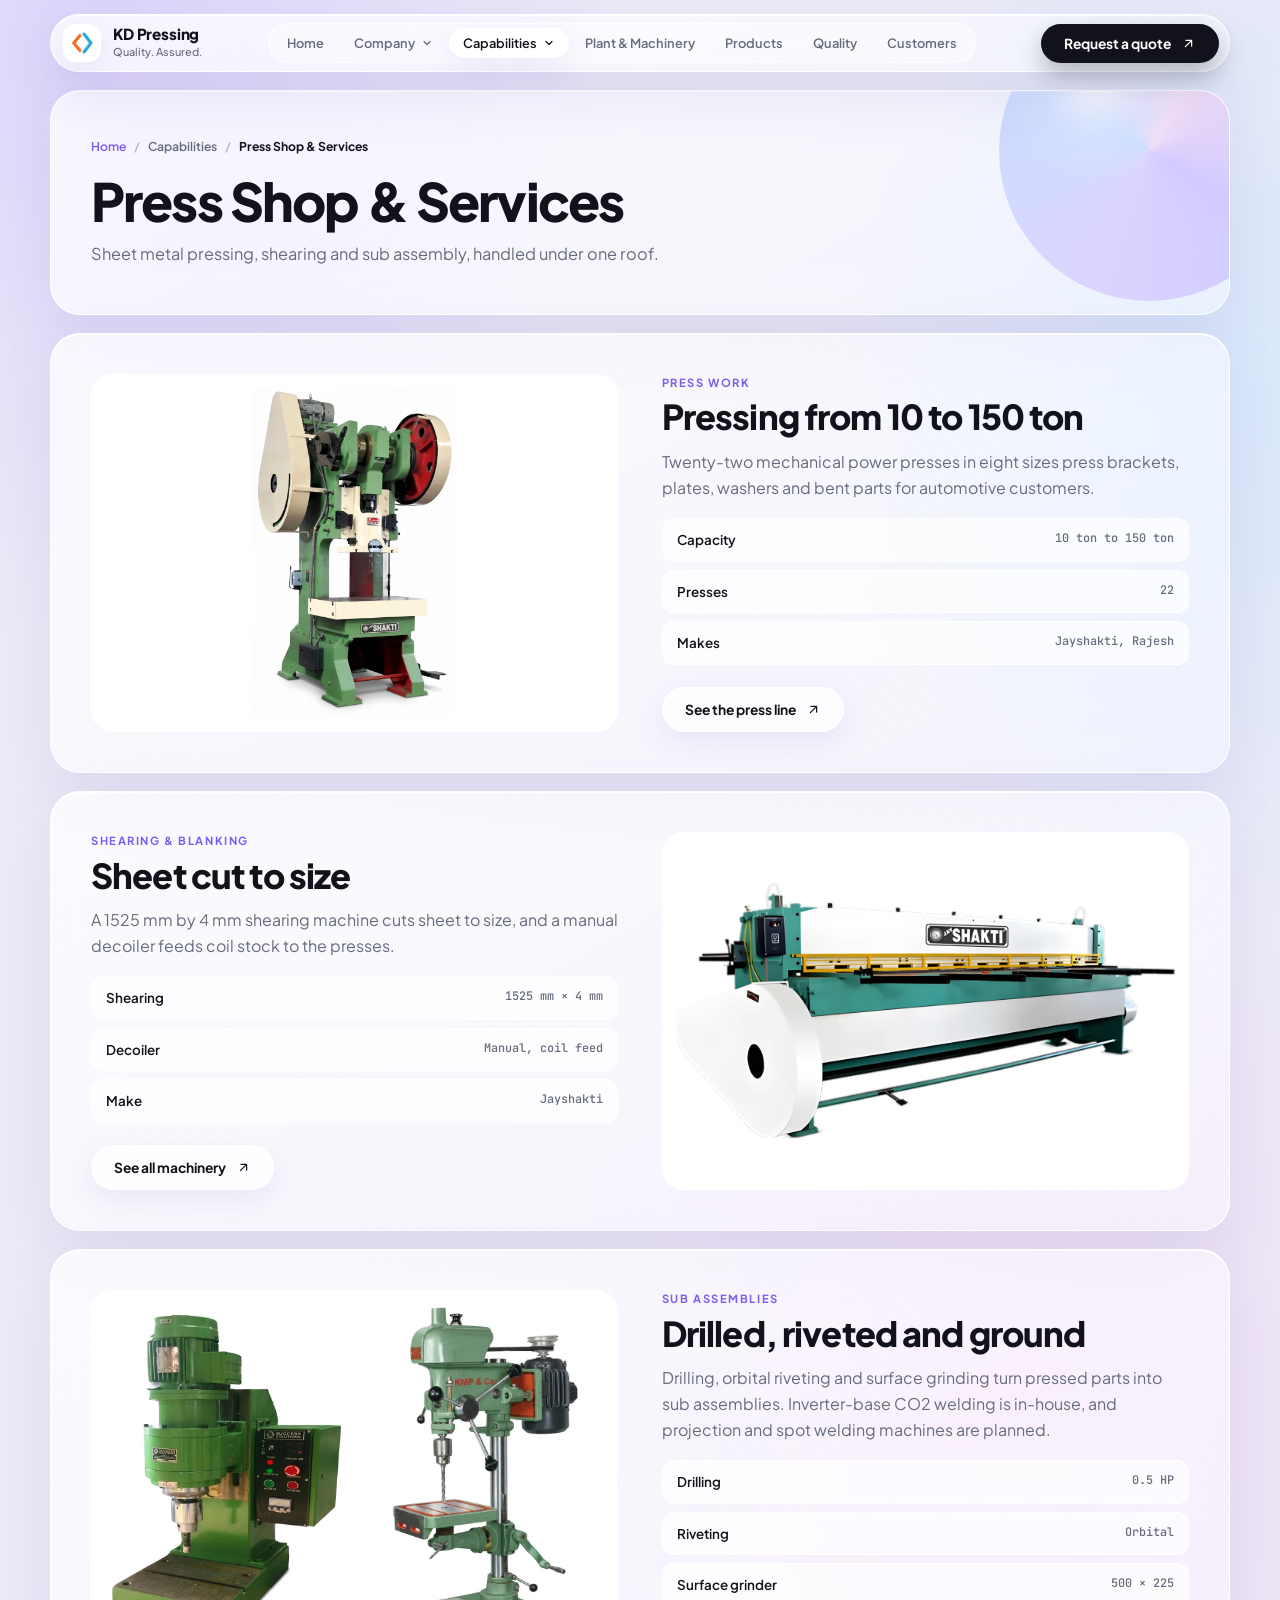
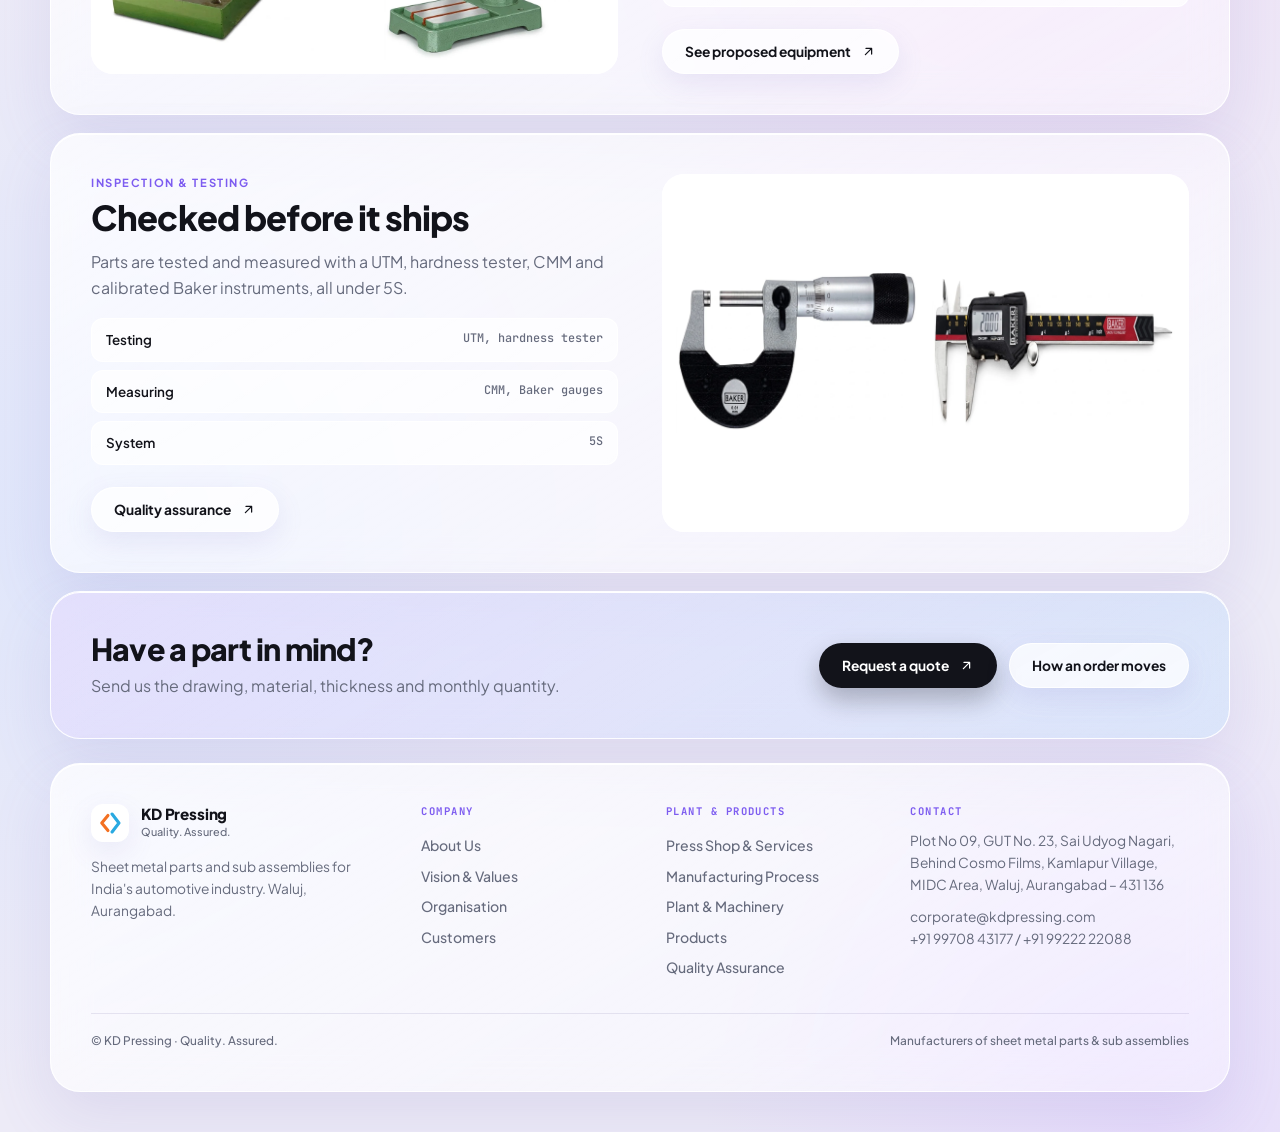
<file: capabilities.html>
<!doctype html>
<html lang="en-IN">
<head>
<meta charset="utf-8">
<meta name="viewport" content="width=device-width, initial-scale=1, viewport-fit=cover">
<title>Sheet Metal Pressing, Shearing and Sub Assembly Services | KD Pressing</title>
<meta name="description" content="Pressing from 10 to 150 ton, shearing, drilling, orbital riveting, surface grinding and inspection, handled under one roof at KD Pressing, Aurangabad.">
<meta name="robots" content="index, follow, max-snippet:-1, max-image-preview:large, max-video-preview:-1">
<link rel="canonical" href="https://www.kdpressing.com/capabilities.html">
<link rel="alternate" hreflang="en-IN" href="https://www.kdpressing.com/capabilities.html"><link rel="alternate" hreflang="x-default" href="https://www.kdpressing.com/capabilities.html">
<meta name="author" content="KD Pressing"><meta name="theme-color" content="#edebf7">
<meta name="geo.region" content="IN-MH"><meta name="geo.placename" content="Waluj MIDC, Aurangabad">
<link rel="icon" href="assets/favicon.svg" type="image/svg+xml"><link rel="apple-touch-icon" href="assets/logo.png">
<meta property="og:type" content="website"><meta property="og:site_name" content="KD Pressing"><meta property="og:locale" content="en_IN">
<meta property="og:title" content="Sheet Metal Pressing, Shearing and Sub Assembly Services | KD Pressing"><meta property="og:description" content="Pressing from 10 to 150 ton, shearing, drilling, orbital riveting, surface grinding and inspection, handled under one roof at KD Pressing, Aurangabad."><meta property="og:url" content="https://www.kdpressing.com/capabilities.html">
<meta property="og:image" content="https://www.kdpressing.com/assets/og-image.jpg"><meta property="og:image:width" content="1200"><meta property="og:image:height" content="630">
<meta property="og:image:alt" content="KD Pressing, sheet metal parts and sub assemblies, Waluj MIDC, Aurangabad">
<meta name="twitter:card" content="summary_large_image"><meta name="twitter:title" content="Sheet Metal Pressing, Shearing and Sub Assembly Services | KD Pressing"><meta name="twitter:description" content="Pressing from 10 to 150 ton, shearing, drilling, orbital riveting, surface grinding and inspection, handled under one roof at KD Pressing, Aurangabad."><meta name="twitter:image" content="https://www.kdpressing.com/assets/og-image.jpg">
<link rel="preconnect" href="https://fonts.googleapis.com"><link rel="preconnect" href="https://fonts.gstatic.com" crossorigin>
<link href="https://fonts.googleapis.com/css2?family=Plus+Jakarta+Sans:wght@400;500;600;700;800&family=JetBrains+Mono:wght@400;500;600&display=swap" rel="stylesheet">
<link rel="stylesheet" href="assets/style.css">
<script type="application/ld+json">{"@context": "https://schema.org", "@graph": [{"@type": ["Organization", "LocalBusiness"], "@id": "https://www.kdpressing.com/#org", "name": "KD Pressing", "alternateName": "KD Pressing Waluj", "slogan": "Quality. Assured.", "foundingDate": "2017-02", "description": "KD Pressing is a sheet metal pressing company in Waluj MIDC, Aurangabad, India, manufacturing sheet metal components and sub assemblies for the automotive industry.", "email": "corporate@kdpressing.com", "telephone": ["+91 99708 43177", "+91 99222 22088"], "address": {"@type": "PostalAddress", "streetAddress": "Plot No 09, GUT No. 23, Sai Udyog Nagari, Behind Cosmo Films, Kamlapur Village, MIDC Area, Waluj", "addressLocality": "Aurangabad", "addressRegion": "Maharashtra", "postalCode": "431136", "addressCountry": "IN"}, "areaServed": {"@type": "Country", "name": "India"}, "knowsAbout": ["Sheet metal pressing", "Sheet metal components", "Sheet metal sub assemblies", "Mechanical power press 10 to 150 ton", "Shearing", "Orbital riveting", "Inverter-base CO2 welding", "Surface grinding", "Automotive components", "Quality inspection"], "makesOffer": [{"@type": "Offer", "itemOffered": {"@type": "Service", "name": "Sheet metal pressing (10 to 150 ton)"}}, {"@type": "Offer", "itemOffered": {"@type": "Service", "name": "Shearing and blanking"}}, {"@type": "Offer", "itemOffered": {"@type": "Service", "name": "Sub assembly: drilling, riveting, CO2 welding and grinding"}}, {"@type": "Offer", "itemOffered": {"@type": "Service", "name": "Inspection and testing"}}], "customer": [{"@type": "Organization", "name": "Sakshi Industries"}, {"@type": "Organization", "name": "Shree Saigan Industries"}, {"@type": "Organization", "name": "Om Auto Comp's"}, {"@type": "Organization", "name": "Baba Engineers"}], "url": "https://www.kdpressing.com/", "logo": "https://www.kdpressing.com/assets/logo.png", "image": "https://www.kdpressing.com/assets/og-image.jpg"}, {"@type": "WebSite", "@id": "https://www.kdpressing.com/#site", "name": "KD Pressing", "inLanguage": "en-IN", "publisher": {"@id": "https://www.kdpressing.com/#org"}, "url": "https://www.kdpressing.com/"}, {"@type": "BreadcrumbList", "itemListElement": [{"@type": "ListItem", "position": 1, "name": "Home", "item": "https://www.kdpressing.com/"}, {"@type": "ListItem", "position": 2, "name": "Capabilities"}, {"@type": "ListItem", "position": 3, "name": "Press Shop & Services", "item": "https://www.kdpressing.com/capabilities.html"}]}, {"@type": "WebPage", "@id": "https://www.kdpressing.com/capabilities.html#webpage", "url": "https://www.kdpressing.com/capabilities.html", "name": "Sheet Metal Pressing, Shearing and Sub Assembly Services | KD Pressing", "description": "Pressing from 10 to 150 ton, shearing, drilling, orbital riveting, surface grinding and inspection, handled under one roof at KD Pressing, Aurangabad.", "inLanguage": "en-IN", "isPartOf": {"@id": "https://www.kdpressing.com/#site"}, "about": {"@id": "https://www.kdpressing.com/#org"}, "primaryImageOfPage": {"@type": "ImageObject", "url": "https://www.kdpressing.com/assets/og-image.jpg"}}, {"@type": "Service", "name": "Sheet metal pressing (10 to 150 ton)", "serviceType": "Sheet metal pressing (10 to 150 ton)", "provider": {"@id": "https://www.kdpressing.com/#org"}, "areaServed": {"@type": "Country", "name": "India"}}, {"@type": "Service", "name": "Shearing and blanking", "serviceType": "Shearing and blanking", "provider": {"@id": "https://www.kdpressing.com/#org"}, "areaServed": {"@type": "Country", "name": "India"}}, {"@type": "Service", "name": "Sub assembly: drilling, riveting, CO2 welding and grinding", "serviceType": "Sub assembly: drilling, riveting, CO2 welding and grinding", "provider": {"@id": "https://www.kdpressing.com/#org"}, "areaServed": {"@type": "Country", "name": "India"}}, {"@type": "Service", "name": "Inspection and testing", "serviceType": "Inspection and testing", "provider": {"@id": "https://www.kdpressing.com/#org"}, "areaServed": {"@type": "Country", "name": "India"}}]}</script>
</head>
<body data-page="capabilities">
<svg width="0" height="0" style="position:absolute" aria-hidden="true">
  <symbol id="kd" viewBox="0 0 64 64"><path d="M26 10 L8 32 L26 54" fill="none" stroke="#f37021" stroke-width="9" stroke-linecap="round" stroke-linejoin="round"/><path d="M38 6 L58 32 L38 58" fill="none" stroke="#29a9e1" stroke-width="9" stroke-linecap="round" stroke-linejoin="round"/></symbol>
  <symbol id="ar" viewBox="0 0 24 24"><path d="M7 17L17 7M8 7h9v9" fill="none" stroke="currentColor" stroke-width="2" stroke-linecap="round" stroke-linejoin="round"/></symbol>
</svg>

<a class="skip" href="#v-capabilities">Skip to content</a>
<div class="prog" id="prog" aria-hidden="true"></div>
<div class="wrap">
<nav class="glass" id="nav">
  <a class="brand" href="index.html" aria-label="KD Pressing home">
    <span class="lg"><svg viewBox="0 0 64 64"><use href="#kd"/></svg></span>
    <span><b>KD Pressing</b><small>Quality. Assured.</small></span>
  </a>
  <div class="links" id="links"><a href="index.html" data-v="home">Home</a><div class="dd"><button type="button" class="ddb" aria-haspopup="true" aria-expanded="false">Company<svg viewBox="0 0 24 24"><path d="M6 9l6 6 6-6"/></svg></button><div class="menu"><a href="about.html" data-v="about"><b>About Us</b><small>Who we are and how we work</small></a><a href="vision.html" data-v="vision"><b>Vision &amp; Values</b><small>Mission, vision and core values</small></a><a href="organisation.html" data-v="organisation"><b>Organisation</b><small>Structure and reporting lines</small></a></div></div><div class="dd"><button type="button" class="ddb" aria-haspopup="true" aria-expanded="false">Capabilities<svg viewBox="0 0 24 24"><path d="M6 9l6 6 6-6"/></svg></button><div class="menu"><a href="capabilities.html" data-v="capabilities"><b>Press Shop &amp; Services</b><small>Pressing, shearing and sub assembly</small></a><a href="process.html" data-v="process"><b>Manufacturing Process</b><small>From customer order to delivery</small></a></div></div><a href="machinery.html" data-v="machinery">Plant &amp; Machinery</a><a href="products.html" data-v="products">Products</a><a href="quality.html" data-v="quality">Quality</a><a href="customers.html" data-v="customers">Customers</a></div>
  <a class="btn dark nav-cta" href="contact.html">Request a quote <svg viewBox="0 0 24 24"><use href="#ar"/></svg></a>
  <button class="burger" id="burger" type="button" aria-label="Open menu" aria-expanded="false" aria-controls="drawer"><span></span></button>
  <div class="drawer" id="drawer"><a href="index.html" data-v="home">Home</a><span class="g">Company</span><a href="about.html" data-v="about">About Us</a><a href="vision.html" data-v="vision">Vision &amp; Values</a><a href="organisation.html" data-v="organisation">Organisation</a><span class="g">Capabilities</span><a href="capabilities.html" data-v="capabilities">Press Shop &amp; Services</a><a href="process.html" data-v="process">Manufacturing Process</a><a href="machinery.html" data-v="machinery">Plant &amp; Machinery</a><a href="products.html" data-v="products">Products</a><a href="quality.html" data-v="quality">Quality</a><a href="customers.html" data-v="customers">Customers</a><a class="btn dark" href="contact.html">Request a quote <svg viewBox="0 0 24 24"><use href="#ar"/></svg></a></div>
</nav>
<main class="view" id="v-capabilities" data-view="capabilities">
<header class="glass phead"><nav class="crumbs" aria-label="Breadcrumb"><a href="index.html">Home</a><i>/</i><span>Capabilities</span><i>/</i><b>Press Shop &amp; Services</b></nav><h1>Press Shop &amp; Services</h1><p class="lead">Sheet metal pressing, shearing and sub assembly, handled under one roof.</p></header>
<article class="glass feat"><div class="fimg"><img src="assets/img/press.webp" alt="Mechanical power press" loading="lazy"></div><div class="ftxt"><p class="eyebrow">Press work</p><h2>Pressing from 10 to 150 ton</h2><p>Twenty-two mechanical power presses in eight sizes press brackets, plates, washers and bent parts for automotive customers.</p><ul class="spec"><li>Capacity<span>10 ton to 150 ton</span></li><li>Presses<span>22</span></li><li>Makes<span>Jayshakti, Rajesh</span></li></ul><a class="btn soft" href="machinery.html">See the press line <svg viewBox="0 0 24 24"><use href="#ar"/></svg></a></div></article>
<article class="glass feat rev"><div class="fimg"><img src="assets/img/shear.webp" alt="Shearing machine" loading="lazy"></div><div class="ftxt"><p class="eyebrow">Shearing &amp; blanking</p><h2>Sheet cut to size</h2><p>A 1525 mm by 4 mm shearing machine cuts sheet to size, and a manual decoiler feeds coil stock to the presses.</p><ul class="spec"><li>Shearing<span>1525 mm × 4 mm</span></li><li>Decoiler<span>Manual, coil feed</span></li><li>Make<span>Jayshakti</span></li></ul><a class="btn soft" href="machinery.html">See all machinery <svg viewBox="0 0 24 24"><use href="#ar"/></svg></a></div></article>
<article class="glass feat"><div class="fimg two"><img src="assets/img/rivet.webp" alt="Orbital riveting machine" loading="lazy"><img src="assets/img/drill.webp" alt="Drilling machine" loading="lazy"></div><div class="ftxt"><p class="eyebrow">Sub assemblies</p><h2>Drilled, riveted and ground</h2><p>Drilling, orbital riveting and surface grinding turn pressed parts into sub assemblies. Inverter-base CO2 welding is in-house, and projection and spot welding machines are planned.</p><ul class="spec"><li>Drilling<span>0.5 HP</span></li><li>Riveting<span>Orbital</span></li><li>Surface grinder<span>500 × 225</span></li></ul><a class="btn soft" href="machinery.html">See proposed equipment <svg viewBox="0 0 24 24"><use href="#ar"/></svg></a></div></article>
<article class="glass feat rev"><div class="fimg two"><img src="assets/img/micrometer.webp" alt="Baker micrometer" loading="lazy"><img src="assets/img/vernier.webp" alt="Baker digital vernier calliper" loading="lazy"></div><div class="ftxt"><p class="eyebrow">Inspection &amp; testing</p><h2>Checked before it ships</h2><p>Parts are tested and measured with a UTM, hardness tester, CMM and calibrated Baker instruments, all under 5S.</p><ul class="spec"><li>Testing<span>UTM, hardness tester</span></li><li>Measuring<span>CMM, Baker gauges</span></li><li>System<span>5S</span></li></ul><a class="btn soft" href="quality.html">Quality assurance <svg viewBox="0 0 24 24"><use href="#ar"/></svg></a></div></article>
<section class="glass cta-band"><div><h2>Have a part in mind?</h2><p>Send us the drawing, material, thickness and monthly quantity.</p></div><div class="btns"><a class="btn dark" href="contact.html">Request a quote <svg viewBox="0 0 24 24"><use href="#ar"/></svg></a><a class="btn soft" href="process.html">How an order moves</a></div></section>
</main>
<footer class="glass site-foot">
  <div><a class="brand" href="index.html" style="padding:0"><span class="lg"><svg viewBox="0 0 64 64"><use href="#kd"/></svg></span><span><b>KD Pressing</b><small>Quality. Assured.</small></span></a>
    <p style="margin-top:14px;max-width:34ch">Sheet metal parts and sub assemblies for India's automotive industry. Waluj, Aurangabad.</p></div>
  <div><h4>Company</h4><a href="about.html">About Us</a><a href="vision.html">Vision &amp; Values</a><a href="organisation.html">Organisation</a><a href="customers.html">Customers</a></div>
  <div><h4>Plant &amp; products</h4><a href="capabilities.html">Press Shop &amp; Services</a><a href="process.html">Manufacturing Process</a><a href="machinery.html">Plant &amp; Machinery</a><a href="products.html">Products</a><a href="quality.html">Quality Assurance</a></div>
  <div><h4>Contact</h4><p>Plot No 09, GUT No. 23, Sai Udyog Nagari, Behind Cosmo Films, Kamlapur Village, MIDC Area, Waluj, Aurangabad – 431 136</p>
    <p style="margin-top:10px;overflow-wrap:anywhere">corporate@kdpressing.com</p><p>+91 99708 43177 / +91 99222 22088</p></div>
  <div class="foot-bar"><span>© KD Pressing · Quality. Assured.</span><span>Manufacturers of sheet metal parts &amp; sub assemblies</span></div>
</footer>
</div>
<script src="assets/app.js" defer></script>
</body>
</html>
</file>
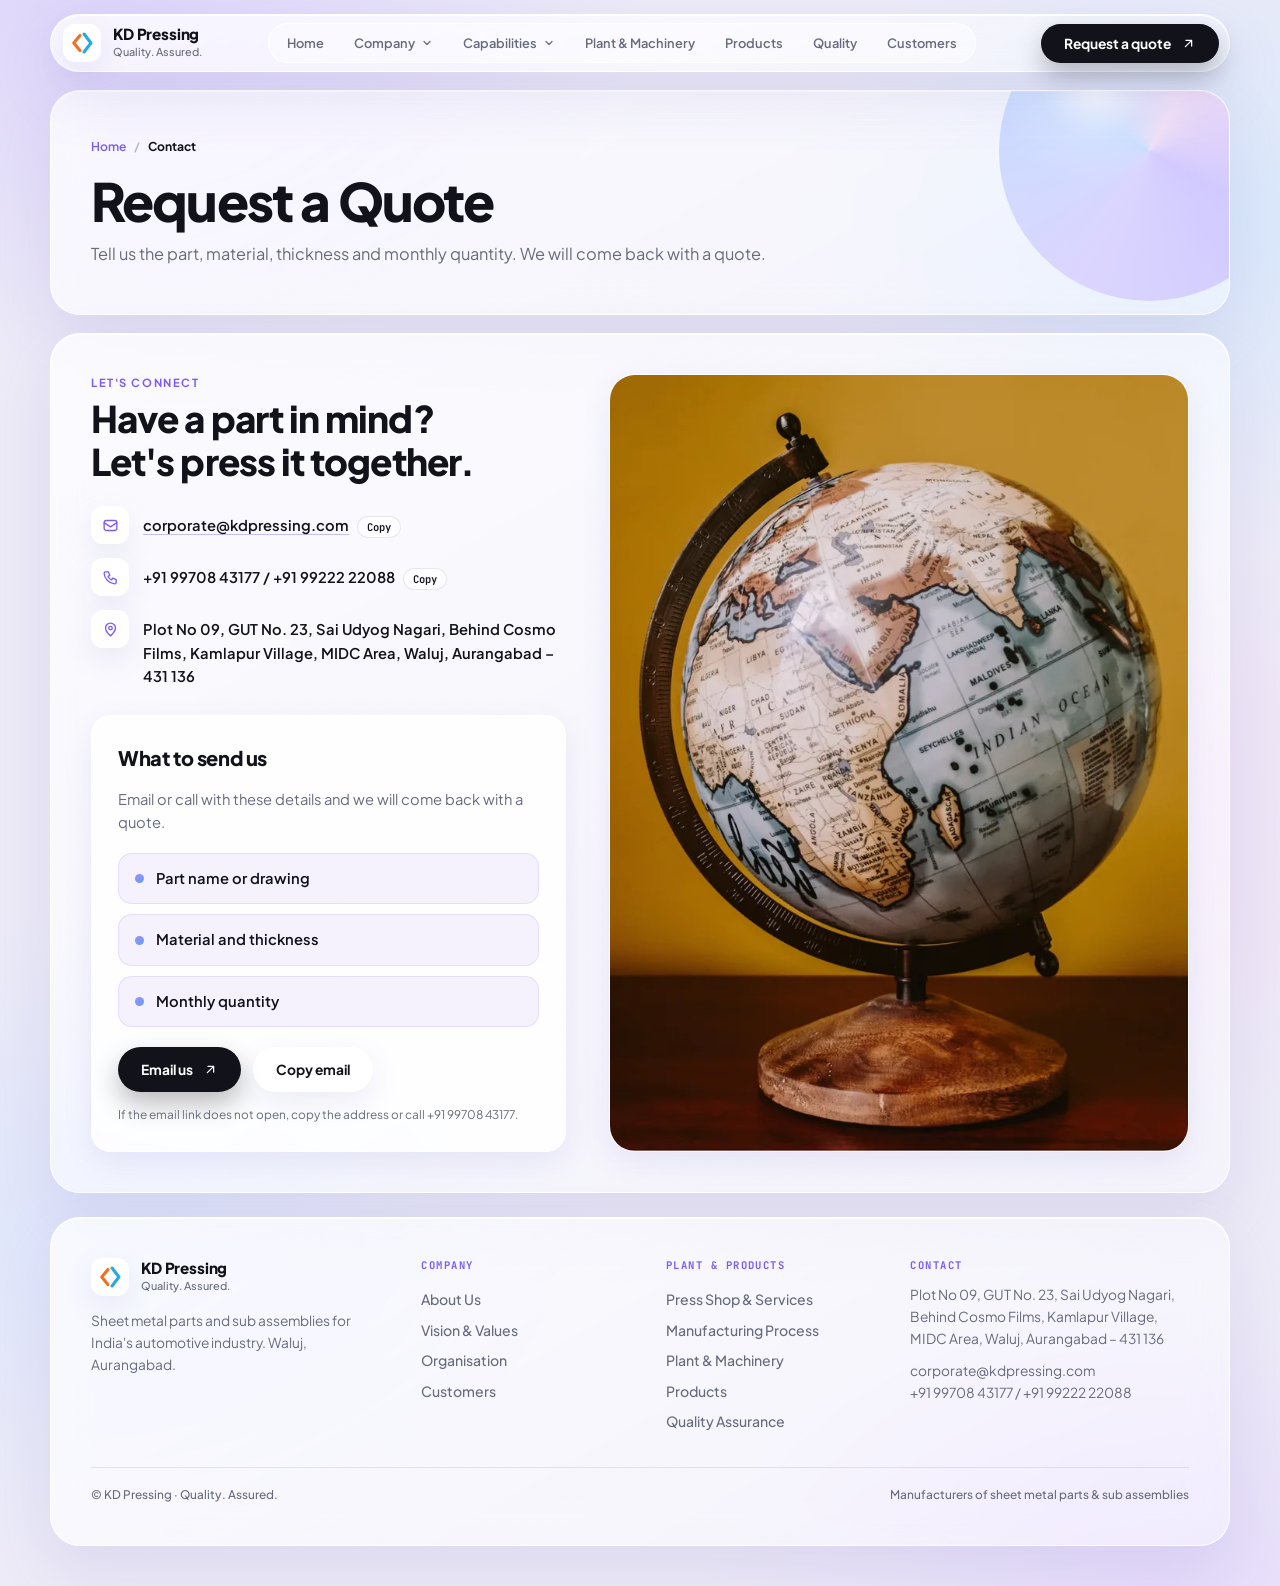
<file: contact.html>
<!doctype html>
<html lang="en-IN">
<head>
<meta charset="utf-8">
<meta name="viewport" content="width=device-width, initial-scale=1, viewport-fit=cover">
<title>Contact and Request a Quote | KD Pressing, Waluj MIDC Aurangabad</title>
<meta name="description" content="Request a quote from KD Pressing, Plot No 09, Sai Udyog Nagari, Waluj MIDC, Aurangabad 431 136. Email corporate@kdpressing.com or call +91 99708 43177.">
<meta name="robots" content="index, follow, max-snippet:-1, max-image-preview:large, max-video-preview:-1">
<link rel="canonical" href="https://www.kdpressing.com/contact.html">
<link rel="alternate" hreflang="en-IN" href="https://www.kdpressing.com/contact.html"><link rel="alternate" hreflang="x-default" href="https://www.kdpressing.com/contact.html">
<meta name="author" content="KD Pressing"><meta name="theme-color" content="#edebf7">
<meta name="geo.region" content="IN-MH"><meta name="geo.placename" content="Waluj MIDC, Aurangabad">
<link rel="icon" href="assets/favicon.svg" type="image/svg+xml"><link rel="apple-touch-icon" href="assets/logo.png">
<meta property="og:type" content="website"><meta property="og:site_name" content="KD Pressing"><meta property="og:locale" content="en_IN">
<meta property="og:title" content="Contact and Request a Quote | KD Pressing, Waluj MIDC Aurangabad"><meta property="og:description" content="Request a quote from KD Pressing, Plot No 09, Sai Udyog Nagari, Waluj MIDC, Aurangabad 431 136. Email corporate@kdpressing.com or call +91 99708 43177."><meta property="og:url" content="https://www.kdpressing.com/contact.html">
<meta property="og:image" content="https://www.kdpressing.com/assets/og-image.jpg"><meta property="og:image:width" content="1200"><meta property="og:image:height" content="630">
<meta property="og:image:alt" content="KD Pressing, sheet metal parts and sub assemblies, Waluj MIDC, Aurangabad">
<meta name="twitter:card" content="summary_large_image"><meta name="twitter:title" content="Contact and Request a Quote | KD Pressing, Waluj MIDC Aurangabad"><meta name="twitter:description" content="Request a quote from KD Pressing, Plot No 09, Sai Udyog Nagari, Waluj MIDC, Aurangabad 431 136. Email corporate@kdpressing.com or call +91 99708 43177."><meta name="twitter:image" content="https://www.kdpressing.com/assets/og-image.jpg">
<link rel="preconnect" href="https://fonts.googleapis.com"><link rel="preconnect" href="https://fonts.gstatic.com" crossorigin>
<link href="https://fonts.googleapis.com/css2?family=Plus+Jakarta+Sans:wght@400;500;600;700;800&family=JetBrains+Mono:wght@400;500;600&display=swap" rel="stylesheet">
<link rel="stylesheet" href="assets/style.css">
<script type="application/ld+json">{"@context": "https://schema.org", "@graph": [{"@type": ["Organization", "LocalBusiness"], "@id": "https://www.kdpressing.com/#org", "name": "KD Pressing", "alternateName": "KD Pressing Waluj", "slogan": "Quality. Assured.", "foundingDate": "2017-02", "description": "KD Pressing is a sheet metal pressing company in Waluj MIDC, Aurangabad, India, manufacturing sheet metal components and sub assemblies for the automotive industry.", "email": "corporate@kdpressing.com", "telephone": ["+91 99708 43177", "+91 99222 22088"], "address": {"@type": "PostalAddress", "streetAddress": "Plot No 09, GUT No. 23, Sai Udyog Nagari, Behind Cosmo Films, Kamlapur Village, MIDC Area, Waluj", "addressLocality": "Aurangabad", "addressRegion": "Maharashtra", "postalCode": "431136", "addressCountry": "IN"}, "areaServed": {"@type": "Country", "name": "India"}, "knowsAbout": ["Sheet metal pressing", "Sheet metal components", "Sheet metal sub assemblies", "Mechanical power press 10 to 150 ton", "Shearing", "Orbital riveting", "Inverter-base CO2 welding", "Surface grinding", "Automotive components", "Quality inspection"], "makesOffer": [{"@type": "Offer", "itemOffered": {"@type": "Service", "name": "Sheet metal pressing (10 to 150 ton)"}}, {"@type": "Offer", "itemOffered": {"@type": "Service", "name": "Shearing and blanking"}}, {"@type": "Offer", "itemOffered": {"@type": "Service", "name": "Sub assembly: drilling, riveting, CO2 welding and grinding"}}, {"@type": "Offer", "itemOffered": {"@type": "Service", "name": "Inspection and testing"}}], "customer": [{"@type": "Organization", "name": "Sakshi Industries"}, {"@type": "Organization", "name": "Shree Saigan Industries"}, {"@type": "Organization", "name": "Om Auto Comp's"}, {"@type": "Organization", "name": "Baba Engineers"}], "url": "https://www.kdpressing.com/", "logo": "https://www.kdpressing.com/assets/logo.png", "image": "https://www.kdpressing.com/assets/og-image.jpg"}, {"@type": "WebSite", "@id": "https://www.kdpressing.com/#site", "name": "KD Pressing", "inLanguage": "en-IN", "publisher": {"@id": "https://www.kdpressing.com/#org"}, "url": "https://www.kdpressing.com/"}, {"@type": "BreadcrumbList", "itemListElement": [{"@type": "ListItem", "position": 1, "name": "Home", "item": "https://www.kdpressing.com/"}, {"@type": "ListItem", "position": 2, "name": "Contact", "item": "https://www.kdpressing.com/contact.html"}]}, {"@type": "ContactPage", "@id": "https://www.kdpressing.com/contact.html#webpage", "url": "https://www.kdpressing.com/contact.html", "name": "Contact and Request a Quote | KD Pressing, Waluj MIDC Aurangabad", "description": "Request a quote from KD Pressing, Plot No 09, Sai Udyog Nagari, Waluj MIDC, Aurangabad 431 136. Email corporate@kdpressing.com or call +91 99708 43177.", "inLanguage": "en-IN", "isPartOf": {"@id": "https://www.kdpressing.com/#site"}, "about": {"@id": "https://www.kdpressing.com/#org"}, "primaryImageOfPage": {"@type": "ImageObject", "url": "https://www.kdpressing.com/assets/og-image.jpg"}}]}</script>
</head>
<body data-page="contact">
<svg width="0" height="0" style="position:absolute" aria-hidden="true">
  <symbol id="kd" viewBox="0 0 64 64"><path d="M26 10 L8 32 L26 54" fill="none" stroke="#f37021" stroke-width="9" stroke-linecap="round" stroke-linejoin="round"/><path d="M38 6 L58 32 L38 58" fill="none" stroke="#29a9e1" stroke-width="9" stroke-linecap="round" stroke-linejoin="round"/></symbol>
  <symbol id="ar" viewBox="0 0 24 24"><path d="M7 17L17 7M8 7h9v9" fill="none" stroke="currentColor" stroke-width="2" stroke-linecap="round" stroke-linejoin="round"/></symbol>
</svg>

<a class="skip" href="#v-contact">Skip to content</a>
<div class="prog" id="prog" aria-hidden="true"></div>
<div class="wrap">
<nav class="glass" id="nav">
  <a class="brand" href="index.html" aria-label="KD Pressing home">
    <span class="lg"><svg viewBox="0 0 64 64"><use href="#kd"/></svg></span>
    <span><b>KD Pressing</b><small>Quality. Assured.</small></span>
  </a>
  <div class="links" id="links"><a href="index.html" data-v="home">Home</a><div class="dd"><button type="button" class="ddb" aria-haspopup="true" aria-expanded="false">Company<svg viewBox="0 0 24 24"><path d="M6 9l6 6 6-6"/></svg></button><div class="menu"><a href="about.html" data-v="about"><b>About Us</b><small>Who we are and how we work</small></a><a href="vision.html" data-v="vision"><b>Vision &amp; Values</b><small>Mission, vision and core values</small></a><a href="organisation.html" data-v="organisation"><b>Organisation</b><small>Structure and reporting lines</small></a></div></div><div class="dd"><button type="button" class="ddb" aria-haspopup="true" aria-expanded="false">Capabilities<svg viewBox="0 0 24 24"><path d="M6 9l6 6 6-6"/></svg></button><div class="menu"><a href="capabilities.html" data-v="capabilities"><b>Press Shop &amp; Services</b><small>Pressing, shearing and sub assembly</small></a><a href="process.html" data-v="process"><b>Manufacturing Process</b><small>From customer order to delivery</small></a></div></div><a href="machinery.html" data-v="machinery">Plant &amp; Machinery</a><a href="products.html" data-v="products">Products</a><a href="quality.html" data-v="quality">Quality</a><a href="customers.html" data-v="customers">Customers</a></div>
  <a class="btn dark nav-cta" href="contact.html">Request a quote <svg viewBox="0 0 24 24"><use href="#ar"/></svg></a>
  <button class="burger" id="burger" type="button" aria-label="Open menu" aria-expanded="false" aria-controls="drawer"><span></span></button>
  <div class="drawer" id="drawer"><a href="index.html" data-v="home">Home</a><span class="g">Company</span><a href="about.html" data-v="about">About Us</a><a href="vision.html" data-v="vision">Vision &amp; Values</a><a href="organisation.html" data-v="organisation">Organisation</a><span class="g">Capabilities</span><a href="capabilities.html" data-v="capabilities">Press Shop &amp; Services</a><a href="process.html" data-v="process">Manufacturing Process</a><a href="machinery.html" data-v="machinery">Plant &amp; Machinery</a><a href="products.html" data-v="products">Products</a><a href="quality.html" data-v="quality">Quality</a><a href="customers.html" data-v="customers">Customers</a><a class="btn dark" href="contact.html">Request a quote <svg viewBox="0 0 24 24"><use href="#ar"/></svg></a></div>
</nav>
<main class="view" id="v-contact" data-view="contact">
<header class="glass phead"><nav class="crumbs" aria-label="Breadcrumb"><a href="index.html">Home</a><i>/</i><b>Contact</b></nav><h1>Request a Quote</h1><p class="lead">Tell us the part, material, thickness and monthly quantity. We will come back with a quote.</p></header>
<section class="glass contact" id="s-contact">
  <div>
    <p class="eyebrow">Let's connect</p>
    <h2>Have a part in mind?<br>Let's press it together.</h2>
    <div class="dl">
      <div class="r"><i><svg viewBox="0 0 24 24"><rect x="3" y="5" width="18" height="14" rx="3"/><path d="M3 8l9 6 9-6"/></svg></i><div><a href="mailto:corporate@kdpressing.com">corporate@kdpressing.com</a><button class="cp" type="button" data-copy="corporate@kdpressing.com">Copy</button></div></div>
      <div class="r"><i><svg viewBox="0 0 24 24"><path d="M5 4h4l2 5-2.5 1.5a11 11 0 005 5L15 13l5 2v4a2 2 0 01-2 2A16 16 0 013 6a2 2 0 012-2z"/></svg></i><div>+91 99708 43177 / +91 99222 22088<button class="cp" type="button" data-copy="+91 99708 43177">Copy</button></div></div>
      <div class="r"><i><svg viewBox="0 0 24 24"><path d="M12 21s7-6.2 7-11a7 7 0 10-14 0c0 4.8 7 11 7 11z"/><circle cx="12" cy="10" r="2.5"/></svg></i><div>Plot No 09, GUT No. 23, Sai Udyog Nagari, Behind Cosmo Films, Kamlapur Village, MIDC Area, Waluj, Aurangabad – 431 136</div></div>
    </div>
    <div class="card enq-card">
    <h3>What to send us</h3>
    <p>Email or call with these details and we will come back with a quote.</p>
    <ul class="send"><li>Part name or drawing</li><li>Material and thickness</li><li>Monthly quantity</li></ul>
    <div class="acts">
      <a class="btn dark" href="mailto:corporate@kdpressing.com?subject=Enquiry%20for%20KD%20Pressing">Email us <svg viewBox="0 0 24 24"><use href="#ar"/></svg></a>
      <button class="btn soft cp" type="button" data-copy="corporate@kdpressing.com">Copy email</button>
    </div>
    <p class="hint">If the email link does not open, copy the address or call +91 99708 43177.</p>
    </div>
  </div>
  <div class="globe tall"><img src="assets/img/globe.webp" alt="A world globe on a wooden stand" loading="lazy"></div>
  <div class="orb" aria-hidden="true"></div>
</section>
</main>
<footer class="glass site-foot">
  <div><a class="brand" href="index.html" style="padding:0"><span class="lg"><svg viewBox="0 0 64 64"><use href="#kd"/></svg></span><span><b>KD Pressing</b><small>Quality. Assured.</small></span></a>
    <p style="margin-top:14px;max-width:34ch">Sheet metal parts and sub assemblies for India's automotive industry. Waluj, Aurangabad.</p></div>
  <div><h4>Company</h4><a href="about.html">About Us</a><a href="vision.html">Vision &amp; Values</a><a href="organisation.html">Organisation</a><a href="customers.html">Customers</a></div>
  <div><h4>Plant &amp; products</h4><a href="capabilities.html">Press Shop &amp; Services</a><a href="process.html">Manufacturing Process</a><a href="machinery.html">Plant &amp; Machinery</a><a href="products.html">Products</a><a href="quality.html">Quality Assurance</a></div>
  <div><h4>Contact</h4><p>Plot No 09, GUT No. 23, Sai Udyog Nagari, Behind Cosmo Films, Kamlapur Village, MIDC Area, Waluj, Aurangabad – 431 136</p>
    <p style="margin-top:10px;overflow-wrap:anywhere">corporate@kdpressing.com</p><p>+91 99708 43177 / +91 99222 22088</p></div>
  <div class="foot-bar"><span>© KD Pressing · Quality. Assured.</span><span>Manufacturers of sheet metal parts &amp; sub assemblies</span></div>
</footer>
</div>
<script src="assets/app.js" defer></script>
</body>
</html>
</file>
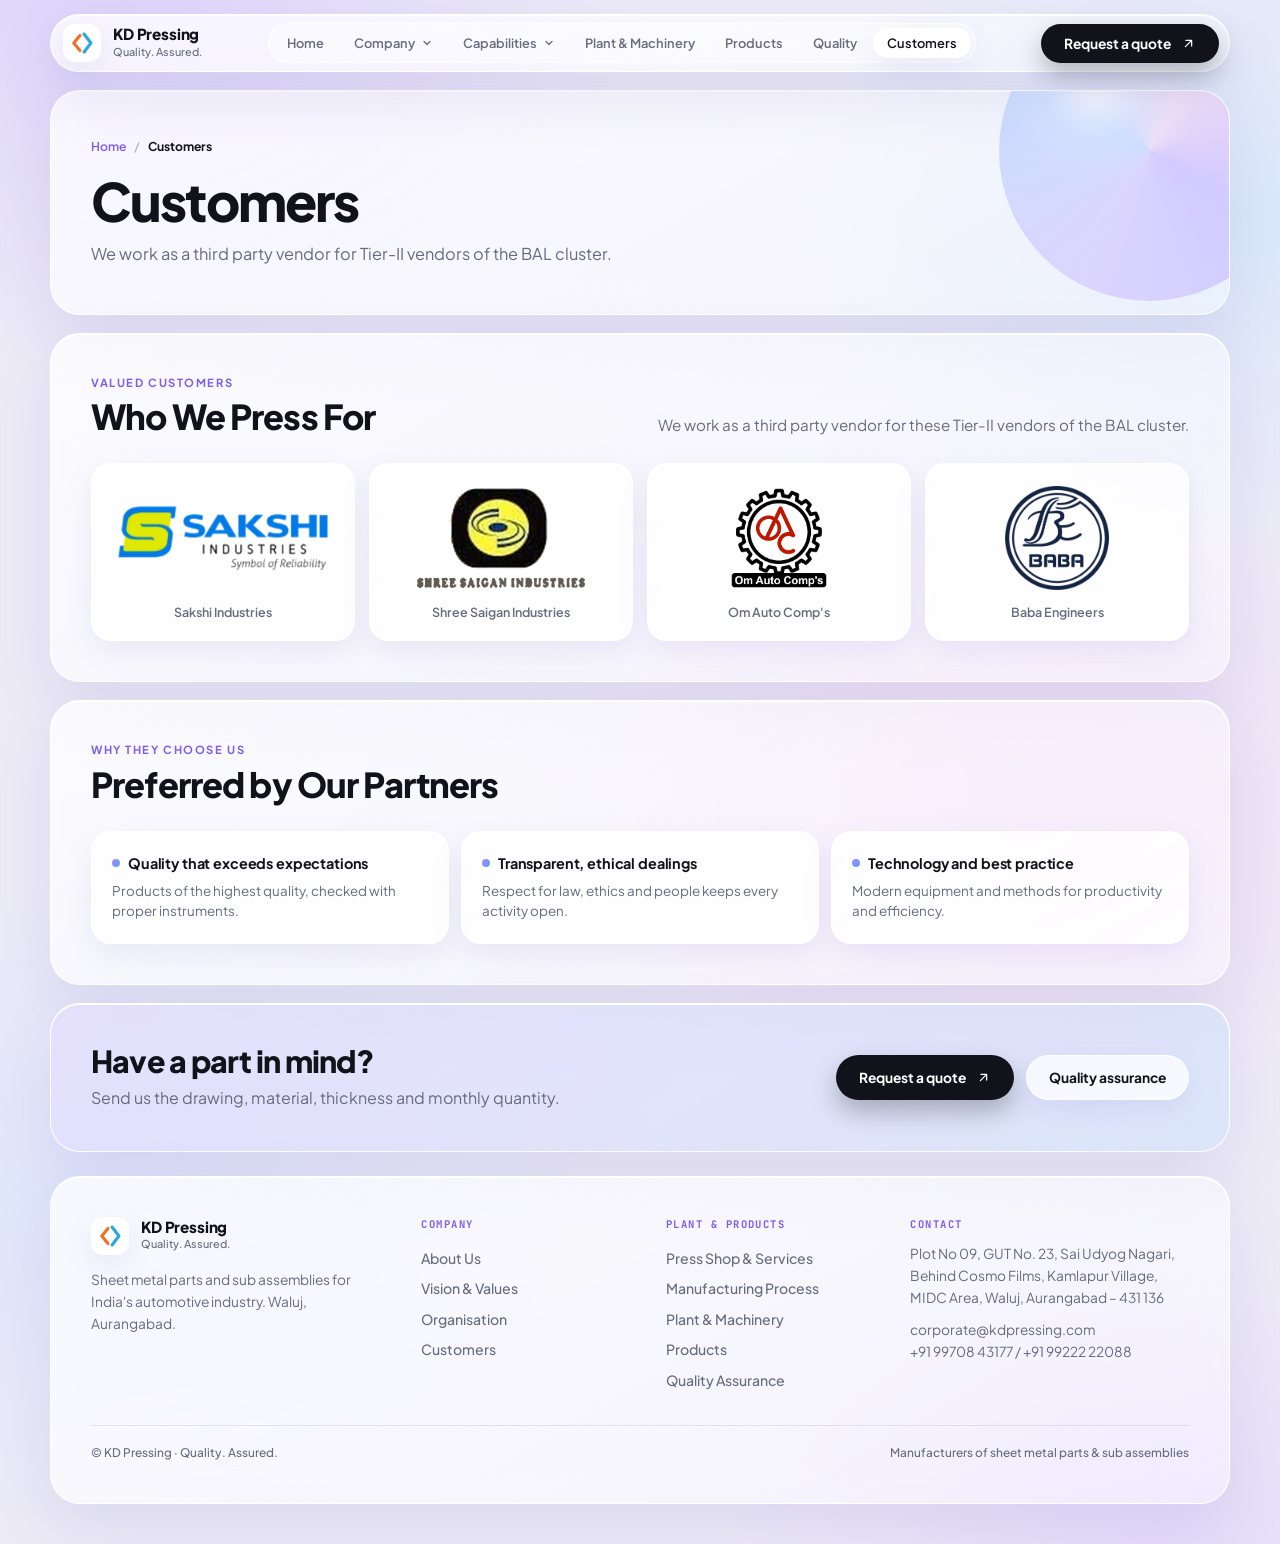
<file: customers.html>
<!doctype html>
<html lang="en-IN">
<head>
<meta charset="utf-8">
<meta name="viewport" content="width=device-width, initial-scale=1, viewport-fit=cover">
<title>Customers | Tier-II Vendors of the BAL Cluster | KD Pressing</title>
<meta name="description" content="KD Pressing supplies Tier-II vendors of the BAL cluster, including Sakshi Industries, Shree Saigan Industries, Om Auto Comp&#x27;s and Baba Engineers.">
<meta name="robots" content="index, follow, max-snippet:-1, max-image-preview:large, max-video-preview:-1">
<link rel="canonical" href="https://www.kdpressing.com/customers.html">
<link rel="alternate" hreflang="en-IN" href="https://www.kdpressing.com/customers.html"><link rel="alternate" hreflang="x-default" href="https://www.kdpressing.com/customers.html">
<meta name="author" content="KD Pressing"><meta name="theme-color" content="#edebf7">
<meta name="geo.region" content="IN-MH"><meta name="geo.placename" content="Waluj MIDC, Aurangabad">
<link rel="icon" href="assets/favicon.svg" type="image/svg+xml"><link rel="apple-touch-icon" href="assets/logo.png">
<meta property="og:type" content="website"><meta property="og:site_name" content="KD Pressing"><meta property="og:locale" content="en_IN">
<meta property="og:title" content="Customers | Tier-II Vendors of the BAL Cluster | KD Pressing"><meta property="og:description" content="KD Pressing supplies Tier-II vendors of the BAL cluster, including Sakshi Industries, Shree Saigan Industries, Om Auto Comp&#x27;s and Baba Engineers."><meta property="og:url" content="https://www.kdpressing.com/customers.html">
<meta property="og:image" content="https://www.kdpressing.com/assets/og-image.jpg"><meta property="og:image:width" content="1200"><meta property="og:image:height" content="630">
<meta property="og:image:alt" content="KD Pressing, sheet metal parts and sub assemblies, Waluj MIDC, Aurangabad">
<meta name="twitter:card" content="summary_large_image"><meta name="twitter:title" content="Customers | Tier-II Vendors of the BAL Cluster | KD Pressing"><meta name="twitter:description" content="KD Pressing supplies Tier-II vendors of the BAL cluster, including Sakshi Industries, Shree Saigan Industries, Om Auto Comp&#x27;s and Baba Engineers."><meta name="twitter:image" content="https://www.kdpressing.com/assets/og-image.jpg">
<link rel="preconnect" href="https://fonts.googleapis.com"><link rel="preconnect" href="https://fonts.gstatic.com" crossorigin>
<link href="https://fonts.googleapis.com/css2?family=Plus+Jakarta+Sans:wght@400;500;600;700;800&family=JetBrains+Mono:wght@400;500;600&display=swap" rel="stylesheet">
<link rel="stylesheet" href="assets/style.css">
<script type="application/ld+json">{"@context": "https://schema.org", "@graph": [{"@type": ["Organization", "LocalBusiness"], "@id": "https://www.kdpressing.com/#org", "name": "KD Pressing", "alternateName": "KD Pressing Waluj", "slogan": "Quality. Assured.", "foundingDate": "2017-02", "description": "KD Pressing is a sheet metal pressing company in Waluj MIDC, Aurangabad, India, manufacturing sheet metal components and sub assemblies for the automotive industry.", "email": "corporate@kdpressing.com", "telephone": ["+91 99708 43177", "+91 99222 22088"], "address": {"@type": "PostalAddress", "streetAddress": "Plot No 09, GUT No. 23, Sai Udyog Nagari, Behind Cosmo Films, Kamlapur Village, MIDC Area, Waluj", "addressLocality": "Aurangabad", "addressRegion": "Maharashtra", "postalCode": "431136", "addressCountry": "IN"}, "areaServed": {"@type": "Country", "name": "India"}, "knowsAbout": ["Sheet metal pressing", "Sheet metal components", "Sheet metal sub assemblies", "Mechanical power press 10 to 150 ton", "Shearing", "Orbital riveting", "Inverter-base CO2 welding", "Surface grinding", "Automotive components", "Quality inspection"], "makesOffer": [{"@type": "Offer", "itemOffered": {"@type": "Service", "name": "Sheet metal pressing (10 to 150 ton)"}}, {"@type": "Offer", "itemOffered": {"@type": "Service", "name": "Shearing and blanking"}}, {"@type": "Offer", "itemOffered": {"@type": "Service", "name": "Sub assembly: drilling, riveting, CO2 welding and grinding"}}, {"@type": "Offer", "itemOffered": {"@type": "Service", "name": "Inspection and testing"}}], "customer": [{"@type": "Organization", "name": "Sakshi Industries"}, {"@type": "Organization", "name": "Shree Saigan Industries"}, {"@type": "Organization", "name": "Om Auto Comp's"}, {"@type": "Organization", "name": "Baba Engineers"}], "url": "https://www.kdpressing.com/", "logo": "https://www.kdpressing.com/assets/logo.png", "image": "https://www.kdpressing.com/assets/og-image.jpg"}, {"@type": "WebSite", "@id": "https://www.kdpressing.com/#site", "name": "KD Pressing", "inLanguage": "en-IN", "publisher": {"@id": "https://www.kdpressing.com/#org"}, "url": "https://www.kdpressing.com/"}, {"@type": "BreadcrumbList", "itemListElement": [{"@type": "ListItem", "position": 1, "name": "Home", "item": "https://www.kdpressing.com/"}, {"@type": "ListItem", "position": 2, "name": "Customers", "item": "https://www.kdpressing.com/customers.html"}]}, {"@type": "WebPage", "@id": "https://www.kdpressing.com/customers.html#webpage", "url": "https://www.kdpressing.com/customers.html", "name": "Customers | Tier-II Vendors of the BAL Cluster | KD Pressing", "description": "KD Pressing supplies Tier-II vendors of the BAL cluster, including Sakshi Industries, Shree Saigan Industries, Om Auto Comp's and Baba Engineers.", "inLanguage": "en-IN", "isPartOf": {"@id": "https://www.kdpressing.com/#site"}, "about": {"@id": "https://www.kdpressing.com/#org"}, "primaryImageOfPage": {"@type": "ImageObject", "url": "https://www.kdpressing.com/assets/og-image.jpg"}}]}</script>
</head>
<body data-page="customers">
<svg width="0" height="0" style="position:absolute" aria-hidden="true">
  <symbol id="kd" viewBox="0 0 64 64"><path d="M26 10 L8 32 L26 54" fill="none" stroke="#f37021" stroke-width="9" stroke-linecap="round" stroke-linejoin="round"/><path d="M38 6 L58 32 L38 58" fill="none" stroke="#29a9e1" stroke-width="9" stroke-linecap="round" stroke-linejoin="round"/></symbol>
  <symbol id="ar" viewBox="0 0 24 24"><path d="M7 17L17 7M8 7h9v9" fill="none" stroke="currentColor" stroke-width="2" stroke-linecap="round" stroke-linejoin="round"/></symbol>
</svg>

<a class="skip" href="#v-customers">Skip to content</a>
<div class="prog" id="prog" aria-hidden="true"></div>
<div class="wrap">
<nav class="glass" id="nav">
  <a class="brand" href="index.html" aria-label="KD Pressing home">
    <span class="lg"><svg viewBox="0 0 64 64"><use href="#kd"/></svg></span>
    <span><b>KD Pressing</b><small>Quality. Assured.</small></span>
  </a>
  <div class="links" id="links"><a href="index.html" data-v="home">Home</a><div class="dd"><button type="button" class="ddb" aria-haspopup="true" aria-expanded="false">Company<svg viewBox="0 0 24 24"><path d="M6 9l6 6 6-6"/></svg></button><div class="menu"><a href="about.html" data-v="about"><b>About Us</b><small>Who we are and how we work</small></a><a href="vision.html" data-v="vision"><b>Vision &amp; Values</b><small>Mission, vision and core values</small></a><a href="organisation.html" data-v="organisation"><b>Organisation</b><small>Structure and reporting lines</small></a></div></div><div class="dd"><button type="button" class="ddb" aria-haspopup="true" aria-expanded="false">Capabilities<svg viewBox="0 0 24 24"><path d="M6 9l6 6 6-6"/></svg></button><div class="menu"><a href="capabilities.html" data-v="capabilities"><b>Press Shop &amp; Services</b><small>Pressing, shearing and sub assembly</small></a><a href="process.html" data-v="process"><b>Manufacturing Process</b><small>From customer order to delivery</small></a></div></div><a href="machinery.html" data-v="machinery">Plant &amp; Machinery</a><a href="products.html" data-v="products">Products</a><a href="quality.html" data-v="quality">Quality</a><a href="customers.html" data-v="customers">Customers</a></div>
  <a class="btn dark nav-cta" href="contact.html">Request a quote <svg viewBox="0 0 24 24"><use href="#ar"/></svg></a>
  <button class="burger" id="burger" type="button" aria-label="Open menu" aria-expanded="false" aria-controls="drawer"><span></span></button>
  <div class="drawer" id="drawer"><a href="index.html" data-v="home">Home</a><span class="g">Company</span><a href="about.html" data-v="about">About Us</a><a href="vision.html" data-v="vision">Vision &amp; Values</a><a href="organisation.html" data-v="organisation">Organisation</a><span class="g">Capabilities</span><a href="capabilities.html" data-v="capabilities">Press Shop &amp; Services</a><a href="process.html" data-v="process">Manufacturing Process</a><a href="machinery.html" data-v="machinery">Plant &amp; Machinery</a><a href="products.html" data-v="products">Products</a><a href="quality.html" data-v="quality">Quality</a><a href="customers.html" data-v="customers">Customers</a><a class="btn dark" href="contact.html">Request a quote <svg viewBox="0 0 24 24"><use href="#ar"/></svg></a></div>
</nav>
<main class="view" id="v-customers" data-view="customers">
<header class="glass phead"><nav class="crumbs" aria-label="Breadcrumb"><a href="index.html">Home</a><i>/</i><b>Customers</b></nav><h1>Customers</h1><p class="lead">We work as a third party vendor for Tier-II vendors of the BAL cluster.</p></header>
<section class="glass" id="s-customers">
  <div class="sec-head"><div><p class="eyebrow">Valued customers</p><h2>Who We Press For</h2></div><p class="sub">We work as a third party vendor for these Tier-II vendors of the BAL cluster.</p></div>
  <div class="cust">
    <div class="card cu"><div class="lgbox"><img class="wide" src="assets/img/logo_sakshi.webp" alt="Sakshi Industries logo" loading="lazy"></div><span>Sakshi Industries</span></div>
    <div class="card cu"><div class="lgbox"><img src="assets/img/logo_saigan.webp" alt="Shree Saigan Industries logo" loading="lazy"></div><span>Shree Saigan Industries</span></div>
    <div class="card cu"><div class="lgbox"><img src="assets/img/logo_om.webp" alt="Om Auto Comp's logo" loading="lazy"></div><span>Om Auto Comp's</span></div>
    <div class="card cu"><div class="lgbox"><img src="assets/img/logo_baba.webp" alt="Baba Engineers logo" loading="lazy"></div><span>Baba Engineers</span></div>
  </div>
</section>
<section class="glass">
  <div class="sec-head"><div><p class="eyebrow">Why they choose us</p><h2>Preferred by Our Partners</h2></div></div>
  <div class="qgrid"><div class="card val"><h3>Quality that exceeds expectations</h3><p>Products of the highest quality, checked with proper instruments.</p></div><div class="card val"><h3>Transparent, ethical dealings</h3><p>Respect for law, ethics and people keeps every activity open.</p></div><div class="card val"><h3>Technology and best practice</h3><p>Modern equipment and methods for productivity and efficiency.</p></div></div>
</section>
<section class="glass cta-band"><div><h2>Have a part in mind?</h2><p>Send us the drawing, material, thickness and monthly quantity.</p></div><div class="btns"><a class="btn dark" href="contact.html">Request a quote <svg viewBox="0 0 24 24"><use href="#ar"/></svg></a><a class="btn soft" href="quality.html">Quality assurance</a></div></section>
</main>
<footer class="glass site-foot">
  <div><a class="brand" href="index.html" style="padding:0"><span class="lg"><svg viewBox="0 0 64 64"><use href="#kd"/></svg></span><span><b>KD Pressing</b><small>Quality. Assured.</small></span></a>
    <p style="margin-top:14px;max-width:34ch">Sheet metal parts and sub assemblies for India's automotive industry. Waluj, Aurangabad.</p></div>
  <div><h4>Company</h4><a href="about.html">About Us</a><a href="vision.html">Vision &amp; Values</a><a href="organisation.html">Organisation</a><a href="customers.html">Customers</a></div>
  <div><h4>Plant &amp; products</h4><a href="capabilities.html">Press Shop &amp; Services</a><a href="process.html">Manufacturing Process</a><a href="machinery.html">Plant &amp; Machinery</a><a href="products.html">Products</a><a href="quality.html">Quality Assurance</a></div>
  <div><h4>Contact</h4><p>Plot No 09, GUT No. 23, Sai Udyog Nagari, Behind Cosmo Films, Kamlapur Village, MIDC Area, Waluj, Aurangabad – 431 136</p>
    <p style="margin-top:10px;overflow-wrap:anywhere">corporate@kdpressing.com</p><p>+91 99708 43177 / +91 99222 22088</p></div>
  <div class="foot-bar"><span>© KD Pressing · Quality. Assured.</span><span>Manufacturers of sheet metal parts &amp; sub assemblies</span></div>
</footer>
</div>
<script src="assets/app.js" defer></script>
</body>
</html>
</file>
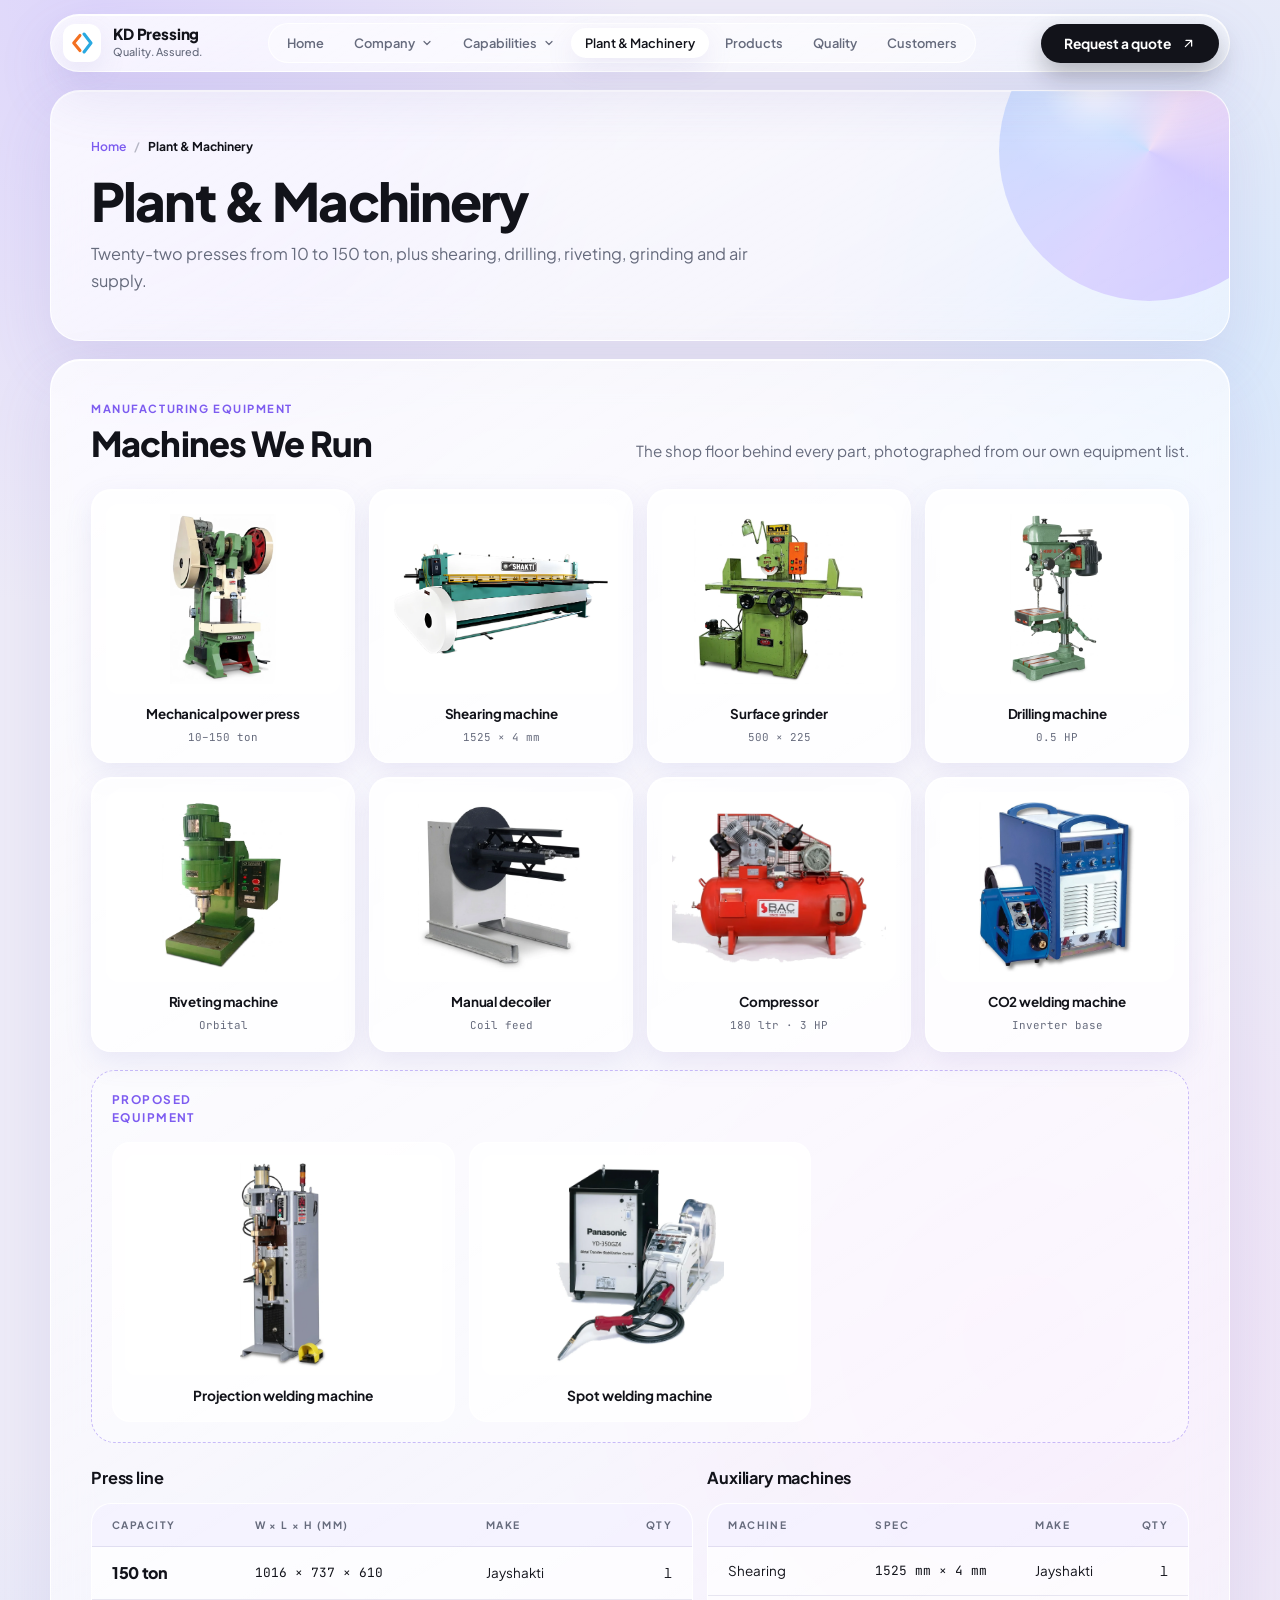
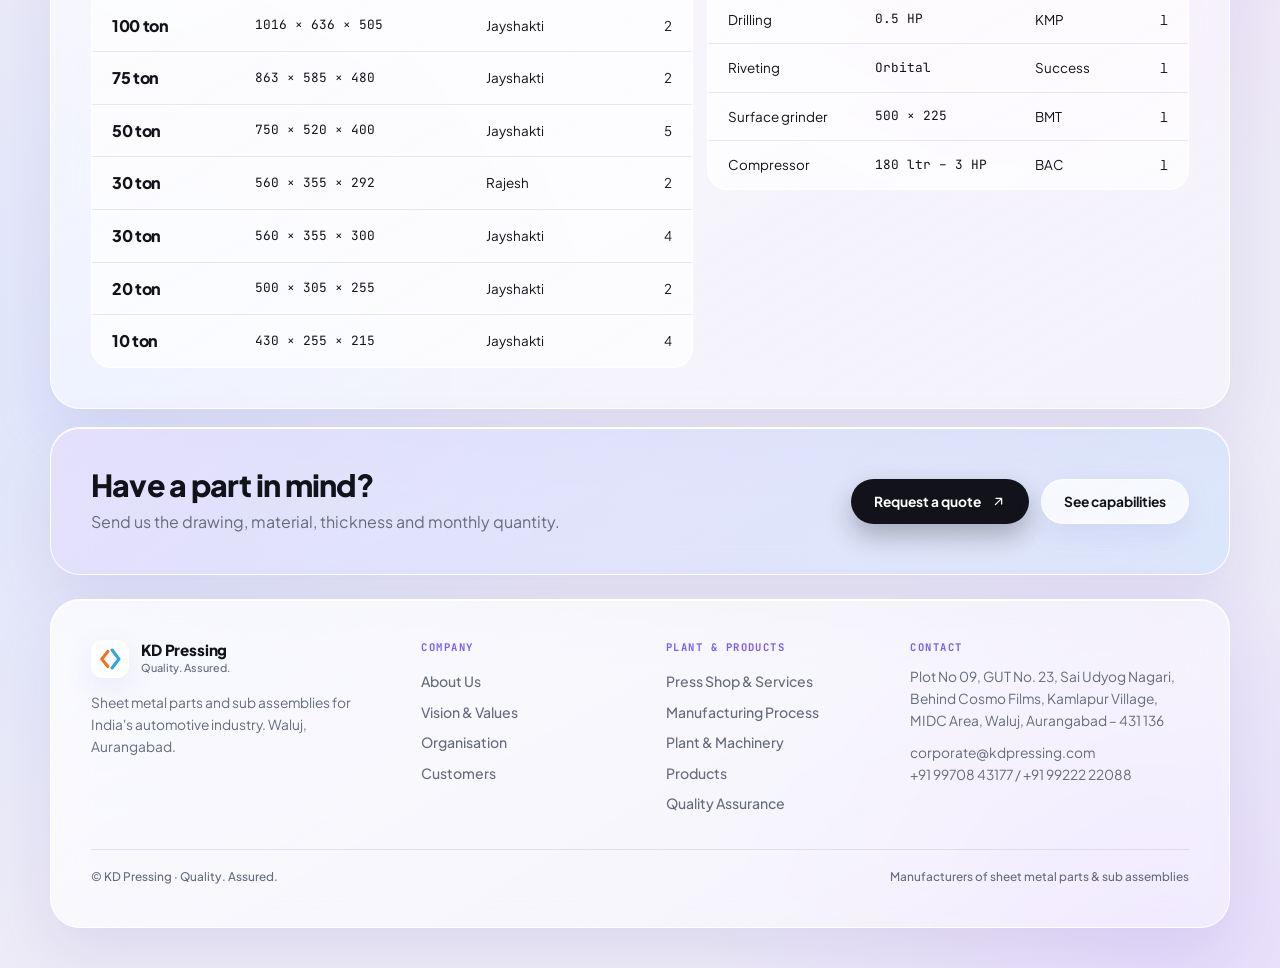
<file: machinery.html>
<!doctype html>
<html lang="en-IN">
<head>
<meta charset="utf-8">
<meta name="viewport" content="width=device-width, initial-scale=1, viewport-fit=cover">
<title>Plant and Machinery | 22 Power Presses, 10 to 150 Ton | KD Pressing</title>
<meta name="description" content="KD Pressing machinery: 22 mechanical power presses from 10 to 150 ton, a 1525 x 4 mm shearing machine, decoiler, drilling, orbital riveting, surface grinder, CO2 welding and compressor.">
<meta name="robots" content="index, follow, max-snippet:-1, max-image-preview:large, max-video-preview:-1">
<link rel="canonical" href="https://www.kdpressing.com/machinery.html">
<link rel="alternate" hreflang="en-IN" href="https://www.kdpressing.com/machinery.html"><link rel="alternate" hreflang="x-default" href="https://www.kdpressing.com/machinery.html">
<meta name="author" content="KD Pressing"><meta name="theme-color" content="#edebf7">
<meta name="geo.region" content="IN-MH"><meta name="geo.placename" content="Waluj MIDC, Aurangabad">
<link rel="icon" href="assets/favicon.svg" type="image/svg+xml"><link rel="apple-touch-icon" href="assets/logo.png">
<meta property="og:type" content="website"><meta property="og:site_name" content="KD Pressing"><meta property="og:locale" content="en_IN">
<meta property="og:title" content="Plant and Machinery | 22 Power Presses, 10 to 150 Ton | KD Pressing"><meta property="og:description" content="KD Pressing machinery: 22 mechanical power presses from 10 to 150 ton, a 1525 x 4 mm shearing machine, decoiler, drilling, orbital riveting, surface grinder, CO2 welding and compressor."><meta property="og:url" content="https://www.kdpressing.com/machinery.html">
<meta property="og:image" content="https://www.kdpressing.com/assets/og-image.jpg"><meta property="og:image:width" content="1200"><meta property="og:image:height" content="630">
<meta property="og:image:alt" content="KD Pressing, sheet metal parts and sub assemblies, Waluj MIDC, Aurangabad">
<meta name="twitter:card" content="summary_large_image"><meta name="twitter:title" content="Plant and Machinery | 22 Power Presses, 10 to 150 Ton | KD Pressing"><meta name="twitter:description" content="KD Pressing machinery: 22 mechanical power presses from 10 to 150 ton, a 1525 x 4 mm shearing machine, decoiler, drilling, orbital riveting, surface grinder, CO2 welding and compressor."><meta name="twitter:image" content="https://www.kdpressing.com/assets/og-image.jpg">
<link rel="preconnect" href="https://fonts.googleapis.com"><link rel="preconnect" href="https://fonts.gstatic.com" crossorigin>
<link href="https://fonts.googleapis.com/css2?family=Plus+Jakarta+Sans:wght@400;500;600;700;800&family=JetBrains+Mono:wght@400;500;600&display=swap" rel="stylesheet">
<link rel="stylesheet" href="assets/style.css">
<script type="application/ld+json">{"@context": "https://schema.org", "@graph": [{"@type": ["Organization", "LocalBusiness"], "@id": "https://www.kdpressing.com/#org", "name": "KD Pressing", "alternateName": "KD Pressing Waluj", "slogan": "Quality. Assured.", "foundingDate": "2017-02", "description": "KD Pressing is a sheet metal pressing company in Waluj MIDC, Aurangabad, India, manufacturing sheet metal components and sub assemblies for the automotive industry.", "email": "corporate@kdpressing.com", "telephone": ["+91 99708 43177", "+91 99222 22088"], "address": {"@type": "PostalAddress", "streetAddress": "Plot No 09, GUT No. 23, Sai Udyog Nagari, Behind Cosmo Films, Kamlapur Village, MIDC Area, Waluj", "addressLocality": "Aurangabad", "addressRegion": "Maharashtra", "postalCode": "431136", "addressCountry": "IN"}, "areaServed": {"@type": "Country", "name": "India"}, "knowsAbout": ["Sheet metal pressing", "Sheet metal components", "Sheet metal sub assemblies", "Mechanical power press 10 to 150 ton", "Shearing", "Orbital riveting", "Inverter-base CO2 welding", "Surface grinding", "Automotive components", "Quality inspection"], "makesOffer": [{"@type": "Offer", "itemOffered": {"@type": "Service", "name": "Sheet metal pressing (10 to 150 ton)"}}, {"@type": "Offer", "itemOffered": {"@type": "Service", "name": "Shearing and blanking"}}, {"@type": "Offer", "itemOffered": {"@type": "Service", "name": "Sub assembly: drilling, riveting, CO2 welding and grinding"}}, {"@type": "Offer", "itemOffered": {"@type": "Service", "name": "Inspection and testing"}}], "customer": [{"@type": "Organization", "name": "Sakshi Industries"}, {"@type": "Organization", "name": "Shree Saigan Industries"}, {"@type": "Organization", "name": "Om Auto Comp's"}, {"@type": "Organization", "name": "Baba Engineers"}], "url": "https://www.kdpressing.com/", "logo": "https://www.kdpressing.com/assets/logo.png", "image": "https://www.kdpressing.com/assets/og-image.jpg"}, {"@type": "WebSite", "@id": "https://www.kdpressing.com/#site", "name": "KD Pressing", "inLanguage": "en-IN", "publisher": {"@id": "https://www.kdpressing.com/#org"}, "url": "https://www.kdpressing.com/"}, {"@type": "BreadcrumbList", "itemListElement": [{"@type": "ListItem", "position": 1, "name": "Home", "item": "https://www.kdpressing.com/"}, {"@type": "ListItem", "position": 2, "name": "Plant & Machinery", "item": "https://www.kdpressing.com/machinery.html"}]}, {"@type": "WebPage", "@id": "https://www.kdpressing.com/machinery.html#webpage", "url": "https://www.kdpressing.com/machinery.html", "name": "Plant and Machinery | 22 Power Presses, 10 to 150 Ton | KD Pressing", "description": "KD Pressing machinery: 22 mechanical power presses from 10 to 150 ton, a 1525 x 4 mm shearing machine, decoiler, drilling, orbital riveting, surface grinder, CO2 welding and compressor.", "inLanguage": "en-IN", "isPartOf": {"@id": "https://www.kdpressing.com/#site"}, "about": {"@id": "https://www.kdpressing.com/#org"}, "primaryImageOfPage": {"@type": "ImageObject", "url": "https://www.kdpressing.com/assets/og-image.jpg"}}]}</script>
</head>
<body data-page="machinery">
<svg width="0" height="0" style="position:absolute" aria-hidden="true">
  <symbol id="kd" viewBox="0 0 64 64"><path d="M26 10 L8 32 L26 54" fill="none" stroke="#f37021" stroke-width="9" stroke-linecap="round" stroke-linejoin="round"/><path d="M38 6 L58 32 L38 58" fill="none" stroke="#29a9e1" stroke-width="9" stroke-linecap="round" stroke-linejoin="round"/></symbol>
  <symbol id="ar" viewBox="0 0 24 24"><path d="M7 17L17 7M8 7h9v9" fill="none" stroke="currentColor" stroke-width="2" stroke-linecap="round" stroke-linejoin="round"/></symbol>
</svg>

<a class="skip" href="#v-machinery">Skip to content</a>
<div class="prog" id="prog" aria-hidden="true"></div>
<div class="wrap">
<nav class="glass" id="nav">
  <a class="brand" href="index.html" aria-label="KD Pressing home">
    <span class="lg"><svg viewBox="0 0 64 64"><use href="#kd"/></svg></span>
    <span><b>KD Pressing</b><small>Quality. Assured.</small></span>
  </a>
  <div class="links" id="links"><a href="index.html" data-v="home">Home</a><div class="dd"><button type="button" class="ddb" aria-haspopup="true" aria-expanded="false">Company<svg viewBox="0 0 24 24"><path d="M6 9l6 6 6-6"/></svg></button><div class="menu"><a href="about.html" data-v="about"><b>About Us</b><small>Who we are and how we work</small></a><a href="vision.html" data-v="vision"><b>Vision &amp; Values</b><small>Mission, vision and core values</small></a><a href="organisation.html" data-v="organisation"><b>Organisation</b><small>Structure and reporting lines</small></a></div></div><div class="dd"><button type="button" class="ddb" aria-haspopup="true" aria-expanded="false">Capabilities<svg viewBox="0 0 24 24"><path d="M6 9l6 6 6-6"/></svg></button><div class="menu"><a href="capabilities.html" data-v="capabilities"><b>Press Shop &amp; Services</b><small>Pressing, shearing and sub assembly</small></a><a href="process.html" data-v="process"><b>Manufacturing Process</b><small>From customer order to delivery</small></a></div></div><a href="machinery.html" data-v="machinery">Plant &amp; Machinery</a><a href="products.html" data-v="products">Products</a><a href="quality.html" data-v="quality">Quality</a><a href="customers.html" data-v="customers">Customers</a></div>
  <a class="btn dark nav-cta" href="contact.html">Request a quote <svg viewBox="0 0 24 24"><use href="#ar"/></svg></a>
  <button class="burger" id="burger" type="button" aria-label="Open menu" aria-expanded="false" aria-controls="drawer"><span></span></button>
  <div class="drawer" id="drawer"><a href="index.html" data-v="home">Home</a><span class="g">Company</span><a href="about.html" data-v="about">About Us</a><a href="vision.html" data-v="vision">Vision &amp; Values</a><a href="organisation.html" data-v="organisation">Organisation</a><span class="g">Capabilities</span><a href="capabilities.html" data-v="capabilities">Press Shop &amp; Services</a><a href="process.html" data-v="process">Manufacturing Process</a><a href="machinery.html" data-v="machinery">Plant &amp; Machinery</a><a href="products.html" data-v="products">Products</a><a href="quality.html" data-v="quality">Quality</a><a href="customers.html" data-v="customers">Customers</a><a class="btn dark" href="contact.html">Request a quote <svg viewBox="0 0 24 24"><use href="#ar"/></svg></a></div>
</nav>
<main class="view" id="v-machinery" data-view="machinery">
<header class="glass phead"><nav class="crumbs" aria-label="Breadcrumb"><a href="index.html">Home</a><i>/</i><b>Plant &amp; Machinery</b></nav><h1>Plant &amp; Machinery</h1><p class="lead">Twenty-two presses from 10 to 150 ton, plus shearing, drilling, riveting, grinding and air supply.</p></header>
<section class="glass" id="s-machines">
  <div class="sec-head"><div><p class="eyebrow">Manufacturing equipment</p><h2>Machines We Run</h2></div><p class="sub">The shop floor behind every part, photographed from our own equipment list.</p></div>
  <div class="mach">
    <div class="card m"><div class="im"><img src="assets/img/press.webp" alt="Mechanical power press" loading="lazy"></div><b>Mechanical power press</b><span>10–150 ton</span></div>
    <div class="card m"><div class="im"><img src="assets/img/shear.webp" alt="Shearing machine" loading="lazy"></div><b>Shearing machine</b><span>1525 × 4 mm</span></div>
    <div class="card m"><div class="im"><img src="assets/img/surface.webp" alt="Surface grinder" loading="lazy"></div><b>Surface grinder</b><span>500 × 225</span></div>
    <div class="card m"><div class="im"><img src="assets/img/drill.webp" alt="Drilling machine" loading="lazy"></div><b>Drilling machine</b><span>0.5 HP</span></div>
    <div class="card m"><div class="im"><img src="assets/img/rivet.webp" alt="Orbital riveting machine" loading="lazy"></div><b>Riveting machine</b><span>Orbital</span></div>
    <div class="card m"><div class="im"><img src="assets/img/decoiler.webp" alt="Manual decoiler" loading="lazy"></div><b>Manual decoiler</b><span>Coil feed</span></div>
    <div class="card m"><div class="im"><img src="assets/img/compressor.webp" alt="Air compressor" loading="lazy"></div><b>Compressor</b><span>180 ltr · 3 HP</span></div>
    <div class="card m"><div class="im"><img src="assets/img/weld_co2.webp" alt="Inverter base CO2 welding machine" loading="lazy"></div><b>CO2 welding machine</b><span>Inverter base</span></div>
  </div>
  <div class="prop">
    <b>Proposed<br>equipment</b>
    <div class="pr">
      <div class="it"><div class="im"><img src="assets/img/weld_proj.webp" alt="Projection welding machine" loading="lazy"></div>Projection welding machine</div>
      <div class="it"><div class="im"><img src="assets/img/weld_spot.webp" alt="Spot welding machine" loading="lazy"></div>Spot welding machine</div>
    </div>
  </div>
  <div class="two" style="margin-top:22px">
    <div>
      <h3>Press line</h3>
      <div class="tablebox"><table>
        <thead><tr><th>Capacity</th><th>W × L × H (mm)</th><th>Make</th><th class="num">Qty</th></tr></thead>
        <tbody>
          <tr><td class="cap">150 ton</td><td class="mono">1016 × 737 × 610</td><td>Jayshakti</td><td class="num">1</td></tr>
          <tr><td class="cap">100 ton</td><td class="mono">1016 × 636 × 505</td><td>Jayshakti</td><td class="num">2</td></tr>
          <tr><td class="cap">75 ton</td><td class="mono">863 × 585 × 480</td><td>Jayshakti</td><td class="num">2</td></tr>
          <tr><td class="cap">50 ton</td><td class="mono">750 × 520 × 400</td><td>Jayshakti</td><td class="num">5</td></tr>
          <tr><td class="cap">30 ton</td><td class="mono">560 × 355 × 292</td><td>Rajesh</td><td class="num">2</td></tr>
          <tr><td class="cap">30 ton</td><td class="mono">560 × 355 × 300</td><td>Jayshakti</td><td class="num">4</td></tr>
          <tr><td class="cap">20 ton</td><td class="mono">500 × 305 × 255</td><td>Jayshakti</td><td class="num">2</td></tr>
          <tr><td class="cap">10 ton</td><td class="mono">430 × 255 × 215</td><td>Jayshakti</td><td class="num">4</td></tr>
        </tbody>
      </table></div>
    </div>
    <div>
      <h3>Auxiliary machines</h3>
      <div class="tablebox"><table>
        <thead><tr><th>Machine</th><th>Spec</th><th>Make</th><th class="num">Qty</th></tr></thead>
        <tbody>
          <tr><td>Shearing</td><td class="mono">1525 mm × 4 mm</td><td>Jayshakti</td><td class="num">1</td></tr>
          <tr><td>Drilling</td><td class="mono">0.5 HP</td><td>KMP</td><td class="num">1</td></tr>
          <tr><td>Riveting</td><td class="mono">Orbital</td><td>Success</td><td class="num">1</td></tr>
          <tr><td>Surface grinder</td><td class="mono">500 × 225</td><td>BMT</td><td class="num">1</td></tr>
          <tr><td>Compressor</td><td class="mono">180 ltr – 3 HP</td><td>BAC</td><td class="num">1</td></tr>
        </tbody>
      </table></div>
    </div>
  </div>
</section>
<section class="glass cta-band"><div><h2>Have a part in mind?</h2><p>Send us the drawing, material, thickness and monthly quantity.</p></div><div class="btns"><a class="btn dark" href="contact.html">Request a quote <svg viewBox="0 0 24 24"><use href="#ar"/></svg></a><a class="btn soft" href="capabilities.html">See capabilities</a></div></section>
</main>
<footer class="glass site-foot">
  <div><a class="brand" href="index.html" style="padding:0"><span class="lg"><svg viewBox="0 0 64 64"><use href="#kd"/></svg></span><span><b>KD Pressing</b><small>Quality. Assured.</small></span></a>
    <p style="margin-top:14px;max-width:34ch">Sheet metal parts and sub assemblies for India's automotive industry. Waluj, Aurangabad.</p></div>
  <div><h4>Company</h4><a href="about.html">About Us</a><a href="vision.html">Vision &amp; Values</a><a href="organisation.html">Organisation</a><a href="customers.html">Customers</a></div>
  <div><h4>Plant &amp; products</h4><a href="capabilities.html">Press Shop &amp; Services</a><a href="process.html">Manufacturing Process</a><a href="machinery.html">Plant &amp; Machinery</a><a href="products.html">Products</a><a href="quality.html">Quality Assurance</a></div>
  <div><h4>Contact</h4><p>Plot No 09, GUT No. 23, Sai Udyog Nagari, Behind Cosmo Films, Kamlapur Village, MIDC Area, Waluj, Aurangabad – 431 136</p>
    <p style="margin-top:10px;overflow-wrap:anywhere">corporate@kdpressing.com</p><p>+91 99708 43177 / +91 99222 22088</p></div>
  <div class="foot-bar"><span>© KD Pressing · Quality. Assured.</span><span>Manufacturers of sheet metal parts &amp; sub assemblies</span></div>
</footer>
</div>
<script src="assets/app.js" defer></script>
</body>
</html>
</file>
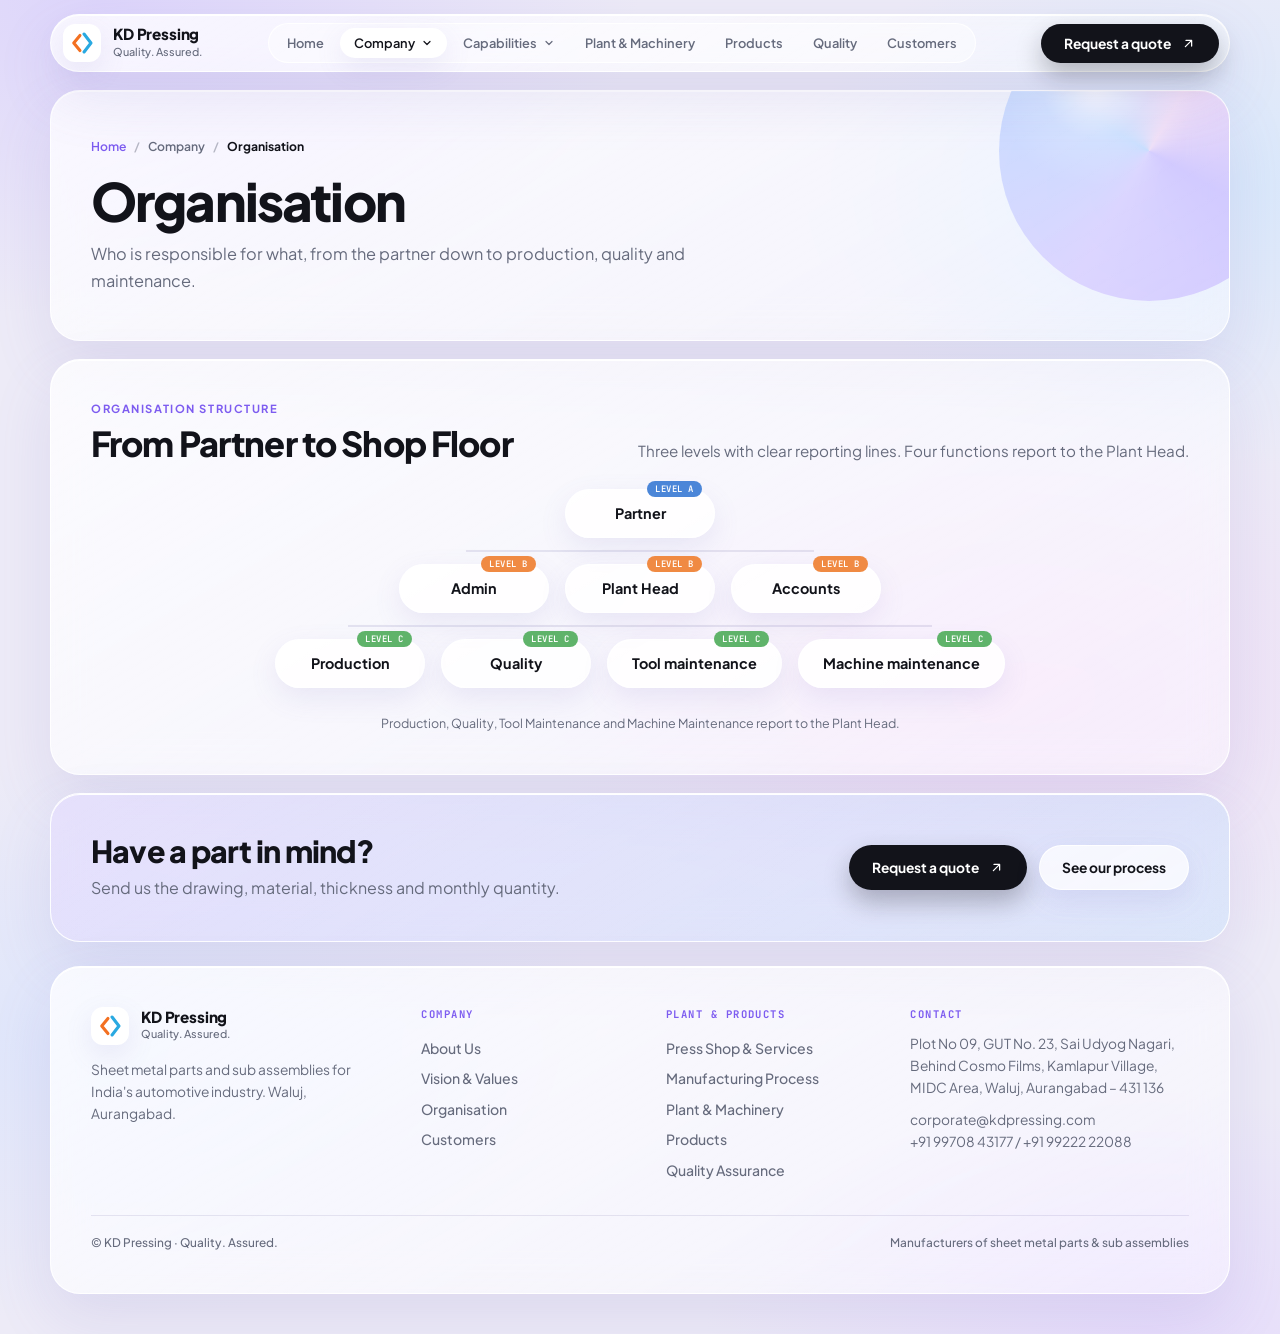
<file: organisation.html>
<!doctype html>
<html lang="en-IN">
<head>
<meta charset="utf-8">
<meta name="viewport" content="width=device-width, initial-scale=1, viewport-fit=cover">
<title>Organisation Structure | KD Pressing, Aurangabad</title>
<meta name="description" content="How KD Pressing is organised, from partners to the shop floor, with four functions reporting to the Plant Head.">
<meta name="robots" content="index, follow, max-snippet:-1, max-image-preview:large, max-video-preview:-1">
<link rel="canonical" href="https://www.kdpressing.com/organisation.html">
<link rel="alternate" hreflang="en-IN" href="https://www.kdpressing.com/organisation.html"><link rel="alternate" hreflang="x-default" href="https://www.kdpressing.com/organisation.html">
<meta name="author" content="KD Pressing"><meta name="theme-color" content="#edebf7">
<meta name="geo.region" content="IN-MH"><meta name="geo.placename" content="Waluj MIDC, Aurangabad">
<link rel="icon" href="assets/favicon.svg" type="image/svg+xml"><link rel="apple-touch-icon" href="assets/logo.png">
<meta property="og:type" content="website"><meta property="og:site_name" content="KD Pressing"><meta property="og:locale" content="en_IN">
<meta property="og:title" content="Organisation Structure | KD Pressing, Aurangabad"><meta property="og:description" content="How KD Pressing is organised, from partners to the shop floor, with four functions reporting to the Plant Head."><meta property="og:url" content="https://www.kdpressing.com/organisation.html">
<meta property="og:image" content="https://www.kdpressing.com/assets/og-image.jpg"><meta property="og:image:width" content="1200"><meta property="og:image:height" content="630">
<meta property="og:image:alt" content="KD Pressing, sheet metal parts and sub assemblies, Waluj MIDC, Aurangabad">
<meta name="twitter:card" content="summary_large_image"><meta name="twitter:title" content="Organisation Structure | KD Pressing, Aurangabad"><meta name="twitter:description" content="How KD Pressing is organised, from partners to the shop floor, with four functions reporting to the Plant Head."><meta name="twitter:image" content="https://www.kdpressing.com/assets/og-image.jpg">
<link rel="preconnect" href="https://fonts.googleapis.com"><link rel="preconnect" href="https://fonts.gstatic.com" crossorigin>
<link href="https://fonts.googleapis.com/css2?family=Plus+Jakarta+Sans:wght@400;500;600;700;800&family=JetBrains+Mono:wght@400;500;600&display=swap" rel="stylesheet">
<link rel="stylesheet" href="assets/style.css">
<script type="application/ld+json">{"@context": "https://schema.org", "@graph": [{"@type": ["Organization", "LocalBusiness"], "@id": "https://www.kdpressing.com/#org", "name": "KD Pressing", "alternateName": "KD Pressing Waluj", "slogan": "Quality. Assured.", "foundingDate": "2017-02", "description": "KD Pressing is a sheet metal pressing company in Waluj MIDC, Aurangabad, India, manufacturing sheet metal components and sub assemblies for the automotive industry.", "email": "corporate@kdpressing.com", "telephone": ["+91 99708 43177", "+91 99222 22088"], "address": {"@type": "PostalAddress", "streetAddress": "Plot No 09, GUT No. 23, Sai Udyog Nagari, Behind Cosmo Films, Kamlapur Village, MIDC Area, Waluj", "addressLocality": "Aurangabad", "addressRegion": "Maharashtra", "postalCode": "431136", "addressCountry": "IN"}, "areaServed": {"@type": "Country", "name": "India"}, "knowsAbout": ["Sheet metal pressing", "Sheet metal components", "Sheet metal sub assemblies", "Mechanical power press 10 to 150 ton", "Shearing", "Orbital riveting", "Inverter-base CO2 welding", "Surface grinding", "Automotive components", "Quality inspection"], "makesOffer": [{"@type": "Offer", "itemOffered": {"@type": "Service", "name": "Sheet metal pressing (10 to 150 ton)"}}, {"@type": "Offer", "itemOffered": {"@type": "Service", "name": "Shearing and blanking"}}, {"@type": "Offer", "itemOffered": {"@type": "Service", "name": "Sub assembly: drilling, riveting, CO2 welding and grinding"}}, {"@type": "Offer", "itemOffered": {"@type": "Service", "name": "Inspection and testing"}}], "customer": [{"@type": "Organization", "name": "Sakshi Industries"}, {"@type": "Organization", "name": "Shree Saigan Industries"}, {"@type": "Organization", "name": "Om Auto Comp's"}, {"@type": "Organization", "name": "Baba Engineers"}], "url": "https://www.kdpressing.com/", "logo": "https://www.kdpressing.com/assets/logo.png", "image": "https://www.kdpressing.com/assets/og-image.jpg"}, {"@type": "WebSite", "@id": "https://www.kdpressing.com/#site", "name": "KD Pressing", "inLanguage": "en-IN", "publisher": {"@id": "https://www.kdpressing.com/#org"}, "url": "https://www.kdpressing.com/"}, {"@type": "BreadcrumbList", "itemListElement": [{"@type": "ListItem", "position": 1, "name": "Home", "item": "https://www.kdpressing.com/"}, {"@type": "ListItem", "position": 2, "name": "Company"}, {"@type": "ListItem", "position": 3, "name": "Organisation", "item": "https://www.kdpressing.com/organisation.html"}]}, {"@type": "WebPage", "@id": "https://www.kdpressing.com/organisation.html#webpage", "url": "https://www.kdpressing.com/organisation.html", "name": "Organisation Structure | KD Pressing, Aurangabad", "description": "How KD Pressing is organised, from partners to the shop floor, with four functions reporting to the Plant Head.", "inLanguage": "en-IN", "isPartOf": {"@id": "https://www.kdpressing.com/#site"}, "about": {"@id": "https://www.kdpressing.com/#org"}, "primaryImageOfPage": {"@type": "ImageObject", "url": "https://www.kdpressing.com/assets/og-image.jpg"}}]}</script>
</head>
<body data-page="organisation">
<svg width="0" height="0" style="position:absolute" aria-hidden="true">
  <symbol id="kd" viewBox="0 0 64 64"><path d="M26 10 L8 32 L26 54" fill="none" stroke="#f37021" stroke-width="9" stroke-linecap="round" stroke-linejoin="round"/><path d="M38 6 L58 32 L38 58" fill="none" stroke="#29a9e1" stroke-width="9" stroke-linecap="round" stroke-linejoin="round"/></symbol>
  <symbol id="ar" viewBox="0 0 24 24"><path d="M7 17L17 7M8 7h9v9" fill="none" stroke="currentColor" stroke-width="2" stroke-linecap="round" stroke-linejoin="round"/></symbol>
</svg>

<a class="skip" href="#v-organisation">Skip to content</a>
<div class="prog" id="prog" aria-hidden="true"></div>
<div class="wrap">
<nav class="glass" id="nav">
  <a class="brand" href="index.html" aria-label="KD Pressing home">
    <span class="lg"><svg viewBox="0 0 64 64"><use href="#kd"/></svg></span>
    <span><b>KD Pressing</b><small>Quality. Assured.</small></span>
  </a>
  <div class="links" id="links"><a href="index.html" data-v="home">Home</a><div class="dd"><button type="button" class="ddb" aria-haspopup="true" aria-expanded="false">Company<svg viewBox="0 0 24 24"><path d="M6 9l6 6 6-6"/></svg></button><div class="menu"><a href="about.html" data-v="about"><b>About Us</b><small>Who we are and how we work</small></a><a href="vision.html" data-v="vision"><b>Vision &amp; Values</b><small>Mission, vision and core values</small></a><a href="organisation.html" data-v="organisation"><b>Organisation</b><small>Structure and reporting lines</small></a></div></div><div class="dd"><button type="button" class="ddb" aria-haspopup="true" aria-expanded="false">Capabilities<svg viewBox="0 0 24 24"><path d="M6 9l6 6 6-6"/></svg></button><div class="menu"><a href="capabilities.html" data-v="capabilities"><b>Press Shop &amp; Services</b><small>Pressing, shearing and sub assembly</small></a><a href="process.html" data-v="process"><b>Manufacturing Process</b><small>From customer order to delivery</small></a></div></div><a href="machinery.html" data-v="machinery">Plant &amp; Machinery</a><a href="products.html" data-v="products">Products</a><a href="quality.html" data-v="quality">Quality</a><a href="customers.html" data-v="customers">Customers</a></div>
  <a class="btn dark nav-cta" href="contact.html">Request a quote <svg viewBox="0 0 24 24"><use href="#ar"/></svg></a>
  <button class="burger" id="burger" type="button" aria-label="Open menu" aria-expanded="false" aria-controls="drawer"><span></span></button>
  <div class="drawer" id="drawer"><a href="index.html" data-v="home">Home</a><span class="g">Company</span><a href="about.html" data-v="about">About Us</a><a href="vision.html" data-v="vision">Vision &amp; Values</a><a href="organisation.html" data-v="organisation">Organisation</a><span class="g">Capabilities</span><a href="capabilities.html" data-v="capabilities">Press Shop &amp; Services</a><a href="process.html" data-v="process">Manufacturing Process</a><a href="machinery.html" data-v="machinery">Plant &amp; Machinery</a><a href="products.html" data-v="products">Products</a><a href="quality.html" data-v="quality">Quality</a><a href="customers.html" data-v="customers">Customers</a><a class="btn dark" href="contact.html">Request a quote <svg viewBox="0 0 24 24"><use href="#ar"/></svg></a></div>
</nav>
<main class="view" id="v-organisation" data-view="organisation">
<header class="glass phead"><nav class="crumbs" aria-label="Breadcrumb"><a href="index.html">Home</a><i>/</i><span>Company</span><i>/</i><b>Organisation</b></nav><h1>Organisation</h1><p class="lead">Who is responsible for what, from the partner down to production, quality and maintenance.</p></header>
<section class="glass">
  <div class="sec-head"><div><p class="eyebrow">Organisation structure</p><h2>From Partner to Shop Floor</h2></div><p class="sub">Three levels with clear reporting lines. Four functions report to the Plant Head.</p></div>
  <div class="org" style="margin-top:22px">
    <div class="nd a">Partner<em>Level A</em></div>
    <div class="orow t"><div class="nd b">Admin<em>Level B</em></div><div class="nd b">Plant Head<em>Level B</em></div><div class="nd b">Accounts<em>Level B</em></div></div>
    <div class="orow t2"><div class="nd c">Production<em>Level C</em></div><div class="nd c">Quality<em>Level C</em></div><div class="nd c">Tool maintenance<em>Level C</em></div><div class="nd c">Machine maintenance<em>Level C</em></div></div>
    <small>Production, Quality, Tool Maintenance and Machine Maintenance report to the Plant Head.</small>
  </div>
</section>
<section class="glass cta-band"><div><h2>Have a part in mind?</h2><p>Send us the drawing, material, thickness and monthly quantity.</p></div><div class="btns"><a class="btn dark" href="contact.html">Request a quote <svg viewBox="0 0 24 24"><use href="#ar"/></svg></a><a class="btn soft" href="process.html">See our process</a></div></section>
</main>
<footer class="glass site-foot">
  <div><a class="brand" href="index.html" style="padding:0"><span class="lg"><svg viewBox="0 0 64 64"><use href="#kd"/></svg></span><span><b>KD Pressing</b><small>Quality. Assured.</small></span></a>
    <p style="margin-top:14px;max-width:34ch">Sheet metal parts and sub assemblies for India's automotive industry. Waluj, Aurangabad.</p></div>
  <div><h4>Company</h4><a href="about.html">About Us</a><a href="vision.html">Vision &amp; Values</a><a href="organisation.html">Organisation</a><a href="customers.html">Customers</a></div>
  <div><h4>Plant &amp; products</h4><a href="capabilities.html">Press Shop &amp; Services</a><a href="process.html">Manufacturing Process</a><a href="machinery.html">Plant &amp; Machinery</a><a href="products.html">Products</a><a href="quality.html">Quality Assurance</a></div>
  <div><h4>Contact</h4><p>Plot No 09, GUT No. 23, Sai Udyog Nagari, Behind Cosmo Films, Kamlapur Village, MIDC Area, Waluj, Aurangabad – 431 136</p>
    <p style="margin-top:10px;overflow-wrap:anywhere">corporate@kdpressing.com</p><p>+91 99708 43177 / +91 99222 22088</p></div>
  <div class="foot-bar"><span>© KD Pressing · Quality. Assured.</span><span>Manufacturers of sheet metal parts &amp; sub assemblies</span></div>
</footer>
</div>
<script src="assets/app.js" defer></script>
</body>
</html>
</file>
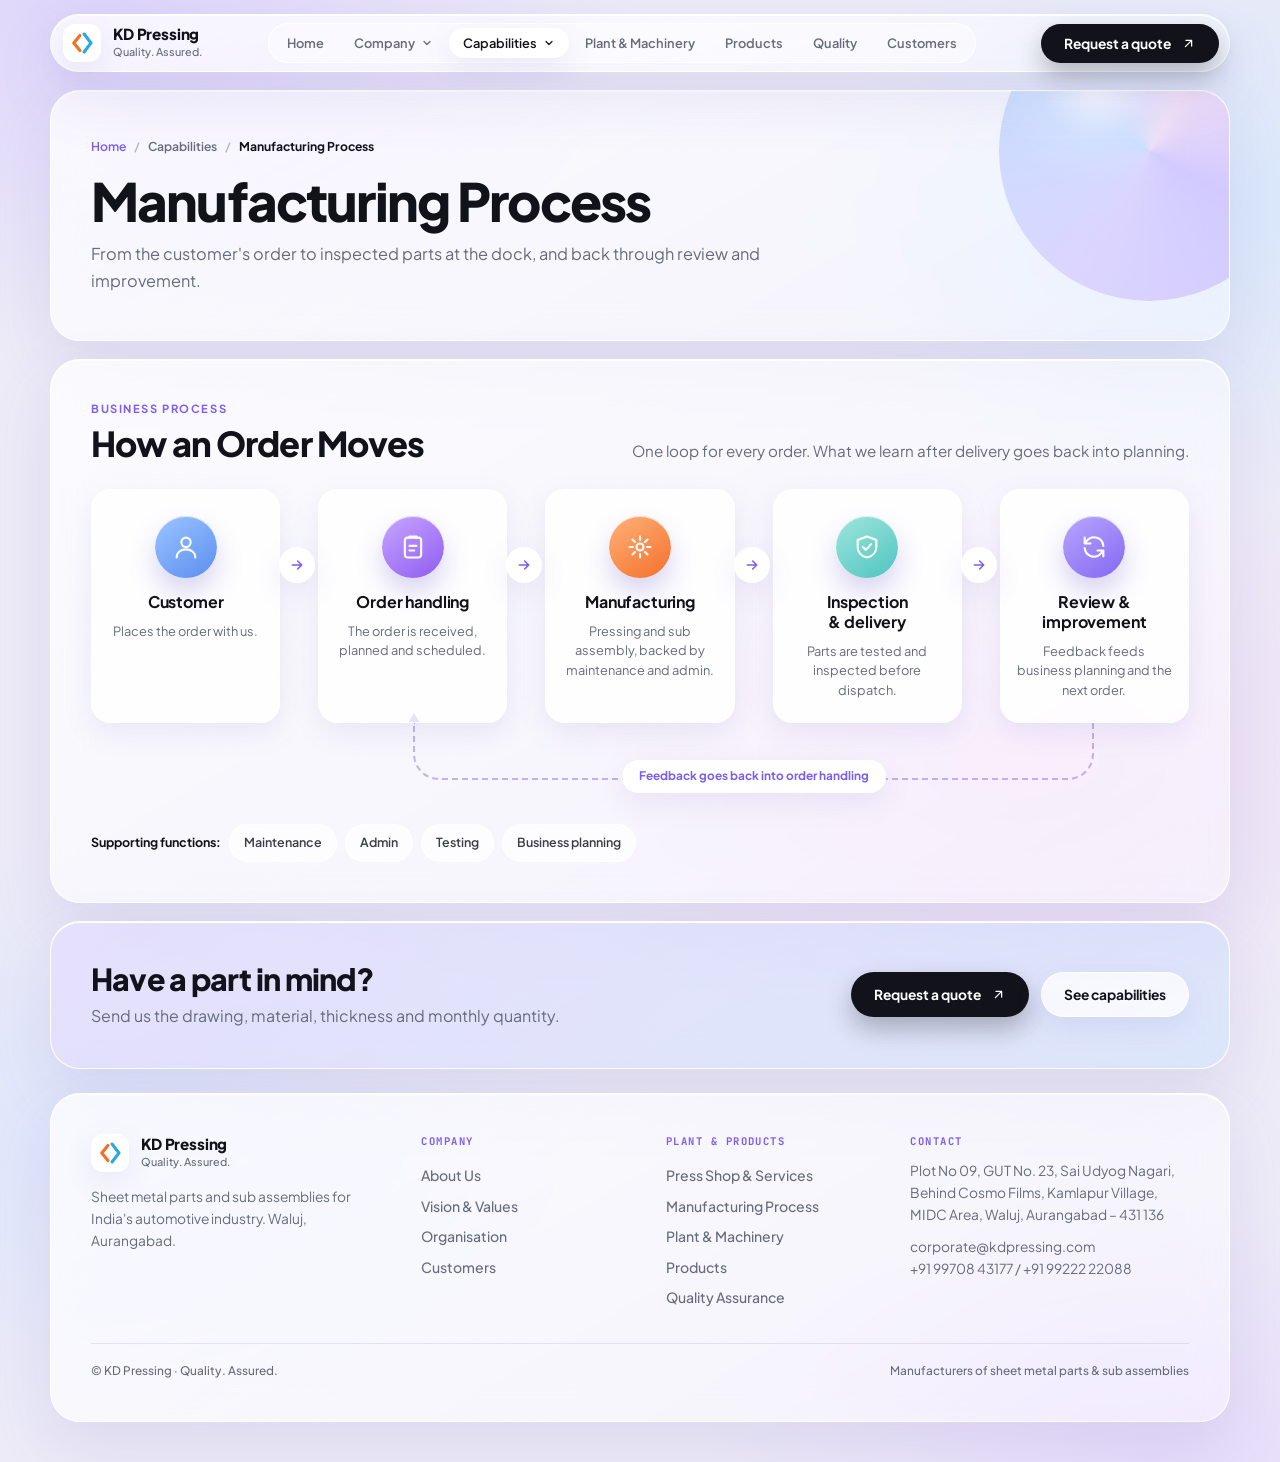
<file: process.html>
<!doctype html>
<html lang="en-IN">
<head>
<meta charset="utf-8">
<meta name="viewport" content="width=device-width, initial-scale=1, viewport-fit=cover">
<title>Manufacturing Process | From Order to Inspected Parts | KD Pressing</title>
<meta name="description" content="How a KD Pressing order moves from customer enquiry to inspected parts at the dock, then back through review and improvement.">
<meta name="robots" content="index, follow, max-snippet:-1, max-image-preview:large, max-video-preview:-1">
<link rel="canonical" href="https://www.kdpressing.com/process.html">
<link rel="alternate" hreflang="en-IN" href="https://www.kdpressing.com/process.html"><link rel="alternate" hreflang="x-default" href="https://www.kdpressing.com/process.html">
<meta name="author" content="KD Pressing"><meta name="theme-color" content="#edebf7">
<meta name="geo.region" content="IN-MH"><meta name="geo.placename" content="Waluj MIDC, Aurangabad">
<link rel="icon" href="assets/favicon.svg" type="image/svg+xml"><link rel="apple-touch-icon" href="assets/logo.png">
<meta property="og:type" content="website"><meta property="og:site_name" content="KD Pressing"><meta property="og:locale" content="en_IN">
<meta property="og:title" content="Manufacturing Process | From Order to Inspected Parts | KD Pressing"><meta property="og:description" content="How a KD Pressing order moves from customer enquiry to inspected parts at the dock, then back through review and improvement."><meta property="og:url" content="https://www.kdpressing.com/process.html">
<meta property="og:image" content="https://www.kdpressing.com/assets/og-image.jpg"><meta property="og:image:width" content="1200"><meta property="og:image:height" content="630">
<meta property="og:image:alt" content="KD Pressing, sheet metal parts and sub assemblies, Waluj MIDC, Aurangabad">
<meta name="twitter:card" content="summary_large_image"><meta name="twitter:title" content="Manufacturing Process | From Order to Inspected Parts | KD Pressing"><meta name="twitter:description" content="How a KD Pressing order moves from customer enquiry to inspected parts at the dock, then back through review and improvement."><meta name="twitter:image" content="https://www.kdpressing.com/assets/og-image.jpg">
<link rel="preconnect" href="https://fonts.googleapis.com"><link rel="preconnect" href="https://fonts.gstatic.com" crossorigin>
<link href="https://fonts.googleapis.com/css2?family=Plus+Jakarta+Sans:wght@400;500;600;700;800&family=JetBrains+Mono:wght@400;500;600&display=swap" rel="stylesheet">
<link rel="stylesheet" href="assets/style.css">
<script type="application/ld+json">{"@context": "https://schema.org", "@graph": [{"@type": ["Organization", "LocalBusiness"], "@id": "https://www.kdpressing.com/#org", "name": "KD Pressing", "alternateName": "KD Pressing Waluj", "slogan": "Quality. Assured.", "foundingDate": "2017-02", "description": "KD Pressing is a sheet metal pressing company in Waluj MIDC, Aurangabad, India, manufacturing sheet metal components and sub assemblies for the automotive industry.", "email": "corporate@kdpressing.com", "telephone": ["+91 99708 43177", "+91 99222 22088"], "address": {"@type": "PostalAddress", "streetAddress": "Plot No 09, GUT No. 23, Sai Udyog Nagari, Behind Cosmo Films, Kamlapur Village, MIDC Area, Waluj", "addressLocality": "Aurangabad", "addressRegion": "Maharashtra", "postalCode": "431136", "addressCountry": "IN"}, "areaServed": {"@type": "Country", "name": "India"}, "knowsAbout": ["Sheet metal pressing", "Sheet metal components", "Sheet metal sub assemblies", "Mechanical power press 10 to 150 ton", "Shearing", "Orbital riveting", "Inverter-base CO2 welding", "Surface grinding", "Automotive components", "Quality inspection"], "makesOffer": [{"@type": "Offer", "itemOffered": {"@type": "Service", "name": "Sheet metal pressing (10 to 150 ton)"}}, {"@type": "Offer", "itemOffered": {"@type": "Service", "name": "Shearing and blanking"}}, {"@type": "Offer", "itemOffered": {"@type": "Service", "name": "Sub assembly: drilling, riveting, CO2 welding and grinding"}}, {"@type": "Offer", "itemOffered": {"@type": "Service", "name": "Inspection and testing"}}], "customer": [{"@type": "Organization", "name": "Sakshi Industries"}, {"@type": "Organization", "name": "Shree Saigan Industries"}, {"@type": "Organization", "name": "Om Auto Comp's"}, {"@type": "Organization", "name": "Baba Engineers"}], "url": "https://www.kdpressing.com/", "logo": "https://www.kdpressing.com/assets/logo.png", "image": "https://www.kdpressing.com/assets/og-image.jpg"}, {"@type": "WebSite", "@id": "https://www.kdpressing.com/#site", "name": "KD Pressing", "inLanguage": "en-IN", "publisher": {"@id": "https://www.kdpressing.com/#org"}, "url": "https://www.kdpressing.com/"}, {"@type": "BreadcrumbList", "itemListElement": [{"@type": "ListItem", "position": 1, "name": "Home", "item": "https://www.kdpressing.com/"}, {"@type": "ListItem", "position": 2, "name": "Capabilities"}, {"@type": "ListItem", "position": 3, "name": "Manufacturing Process", "item": "https://www.kdpressing.com/process.html"}]}, {"@type": "WebPage", "@id": "https://www.kdpressing.com/process.html#webpage", "url": "https://www.kdpressing.com/process.html", "name": "Manufacturing Process | From Order to Inspected Parts | KD Pressing", "description": "How a KD Pressing order moves from customer enquiry to inspected parts at the dock, then back through review and improvement.", "inLanguage": "en-IN", "isPartOf": {"@id": "https://www.kdpressing.com/#site"}, "about": {"@id": "https://www.kdpressing.com/#org"}, "primaryImageOfPage": {"@type": "ImageObject", "url": "https://www.kdpressing.com/assets/og-image.jpg"}}]}</script>
</head>
<body data-page="process">
<svg width="0" height="0" style="position:absolute" aria-hidden="true">
  <symbol id="kd" viewBox="0 0 64 64"><path d="M26 10 L8 32 L26 54" fill="none" stroke="#f37021" stroke-width="9" stroke-linecap="round" stroke-linejoin="round"/><path d="M38 6 L58 32 L38 58" fill="none" stroke="#29a9e1" stroke-width="9" stroke-linecap="round" stroke-linejoin="round"/></symbol>
  <symbol id="ar" viewBox="0 0 24 24"><path d="M7 17L17 7M8 7h9v9" fill="none" stroke="currentColor" stroke-width="2" stroke-linecap="round" stroke-linejoin="round"/></symbol>
</svg>

<a class="skip" href="#v-process">Skip to content</a>
<div class="prog" id="prog" aria-hidden="true"></div>
<div class="wrap">
<nav class="glass" id="nav">
  <a class="brand" href="index.html" aria-label="KD Pressing home">
    <span class="lg"><svg viewBox="0 0 64 64"><use href="#kd"/></svg></span>
    <span><b>KD Pressing</b><small>Quality. Assured.</small></span>
  </a>
  <div class="links" id="links"><a href="index.html" data-v="home">Home</a><div class="dd"><button type="button" class="ddb" aria-haspopup="true" aria-expanded="false">Company<svg viewBox="0 0 24 24"><path d="M6 9l6 6 6-6"/></svg></button><div class="menu"><a href="about.html" data-v="about"><b>About Us</b><small>Who we are and how we work</small></a><a href="vision.html" data-v="vision"><b>Vision &amp; Values</b><small>Mission, vision and core values</small></a><a href="organisation.html" data-v="organisation"><b>Organisation</b><small>Structure and reporting lines</small></a></div></div><div class="dd"><button type="button" class="ddb" aria-haspopup="true" aria-expanded="false">Capabilities<svg viewBox="0 0 24 24"><path d="M6 9l6 6 6-6"/></svg></button><div class="menu"><a href="capabilities.html" data-v="capabilities"><b>Press Shop &amp; Services</b><small>Pressing, shearing and sub assembly</small></a><a href="process.html" data-v="process"><b>Manufacturing Process</b><small>From customer order to delivery</small></a></div></div><a href="machinery.html" data-v="machinery">Plant &amp; Machinery</a><a href="products.html" data-v="products">Products</a><a href="quality.html" data-v="quality">Quality</a><a href="customers.html" data-v="customers">Customers</a></div>
  <a class="btn dark nav-cta" href="contact.html">Request a quote <svg viewBox="0 0 24 24"><use href="#ar"/></svg></a>
  <button class="burger" id="burger" type="button" aria-label="Open menu" aria-expanded="false" aria-controls="drawer"><span></span></button>
  <div class="drawer" id="drawer"><a href="index.html" data-v="home">Home</a><span class="g">Company</span><a href="about.html" data-v="about">About Us</a><a href="vision.html" data-v="vision">Vision &amp; Values</a><a href="organisation.html" data-v="organisation">Organisation</a><span class="g">Capabilities</span><a href="capabilities.html" data-v="capabilities">Press Shop &amp; Services</a><a href="process.html" data-v="process">Manufacturing Process</a><a href="machinery.html" data-v="machinery">Plant &amp; Machinery</a><a href="products.html" data-v="products">Products</a><a href="quality.html" data-v="quality">Quality</a><a href="customers.html" data-v="customers">Customers</a><a class="btn dark" href="contact.html">Request a quote <svg viewBox="0 0 24 24"><use href="#ar"/></svg></a></div>
</nav>
<main class="view" id="v-process" data-view="process">
<header class="glass phead"><nav class="crumbs" aria-label="Breadcrumb"><a href="index.html">Home</a><i>/</i><span>Capabilities</span><i>/</i><b>Manufacturing Process</b></nav><h1>Manufacturing Process</h1><p class="lead">From the customer's order to inspected parts at the dock, and back through review and improvement.</p></header>
<section class="glass">
  <div class="sec-head"><div><p class="eyebrow">Business process</p><h2>How an Order Moves</h2></div><p class="sub">One loop for every order. What we learn after delivery goes back into planning.</p></div>
  <div class="flow">
  <div class="steps">
    <article class="card step"><span class="ico b"><svg viewBox="0 0 24 24"><circle cx="12" cy="8" r="4"/><path d="M4 21c0-4.4 3.6-7 8-7s8 2.6 8 7"/></svg></span><h3>Customer</h3><p>Places the order with us.</p></article>
    <article class="card step"><span class="ico p"><svg viewBox="0 0 24 24"><rect x="5" y="4" width="14" height="17" rx="2.5"/><path d="M9 4V3h6v1M9 11h6M9 15h4"/></svg></span><h3>Order handling</h3><p>The order is received, planned and scheduled.</p></article>
    <article class="card step"><span class="ico o2"><svg viewBox="0 0 24 24"><circle cx="12" cy="12" r="3"/><path d="M12 3v3M12 18v3M3 12h3M18 12h3M5.6 5.6l2.1 2.1M16.3 16.3l2.1 2.1M5.6 18.4l2.1-2.1M16.3 7.7l2.1-2.1"/></svg></span><h3>Manufacturing</h3><p>Pressing and sub assembly, backed by maintenance and admin.</p></article>
    <article class="card step"><span class="ico t"><svg viewBox="0 0 24 24"><path d="M12 3l8 3v6c0 4.5-3.2 8-8 9-4.8-1-8-4.5-8-9V6z"/><path d="M8.5 12l2.5 2.5 4.5-5"/></svg></span><h3>Inspection &amp; delivery</h3><p>Parts are tested and inspected before dispatch.</p></article>
    <article class="card step"><span class="ico v"><svg viewBox="0 0 24 24"><path d="M20 11a8 8 0 00-14-4.5L4 9M4 4v5h5M4 13a8 8 0 0014 4.5L20 15M20 20v-5h-5"/></svg></span><h3>Review &amp; improvement</h3><p>Feedback feeds business planning and the next order.</p></article>
  </div>
  <div class="loop" aria-hidden="true"><span>Feedback goes back into order handling</span></div>
  </div>
  <div class="loopnote"><b>Supporting functions:</b><span class="chip">Maintenance</span><span class="chip">Admin</span><span class="chip">Testing</span><span class="chip">Business planning</span></div>
</section>
<section class="glass cta-band"><div><h2>Have a part in mind?</h2><p>Send us the drawing, material, thickness and monthly quantity.</p></div><div class="btns"><a class="btn dark" href="contact.html">Request a quote <svg viewBox="0 0 24 24"><use href="#ar"/></svg></a><a class="btn soft" href="capabilities.html">See capabilities</a></div></section>
</main>
<footer class="glass site-foot">
  <div><a class="brand" href="index.html" style="padding:0"><span class="lg"><svg viewBox="0 0 64 64"><use href="#kd"/></svg></span><span><b>KD Pressing</b><small>Quality. Assured.</small></span></a>
    <p style="margin-top:14px;max-width:34ch">Sheet metal parts and sub assemblies for India's automotive industry. Waluj, Aurangabad.</p></div>
  <div><h4>Company</h4><a href="about.html">About Us</a><a href="vision.html">Vision &amp; Values</a><a href="organisation.html">Organisation</a><a href="customers.html">Customers</a></div>
  <div><h4>Plant &amp; products</h4><a href="capabilities.html">Press Shop &amp; Services</a><a href="process.html">Manufacturing Process</a><a href="machinery.html">Plant &amp; Machinery</a><a href="products.html">Products</a><a href="quality.html">Quality Assurance</a></div>
  <div><h4>Contact</h4><p>Plot No 09, GUT No. 23, Sai Udyog Nagari, Behind Cosmo Films, Kamlapur Village, MIDC Area, Waluj, Aurangabad – 431 136</p>
    <p style="margin-top:10px;overflow-wrap:anywhere">corporate@kdpressing.com</p><p>+91 99708 43177 / +91 99222 22088</p></div>
  <div class="foot-bar"><span>© KD Pressing · Quality. Assured.</span><span>Manufacturers of sheet metal parts &amp; sub assemblies</span></div>
</footer>
</div>
<script src="assets/app.js" defer></script>
</body>
</html>
</file>
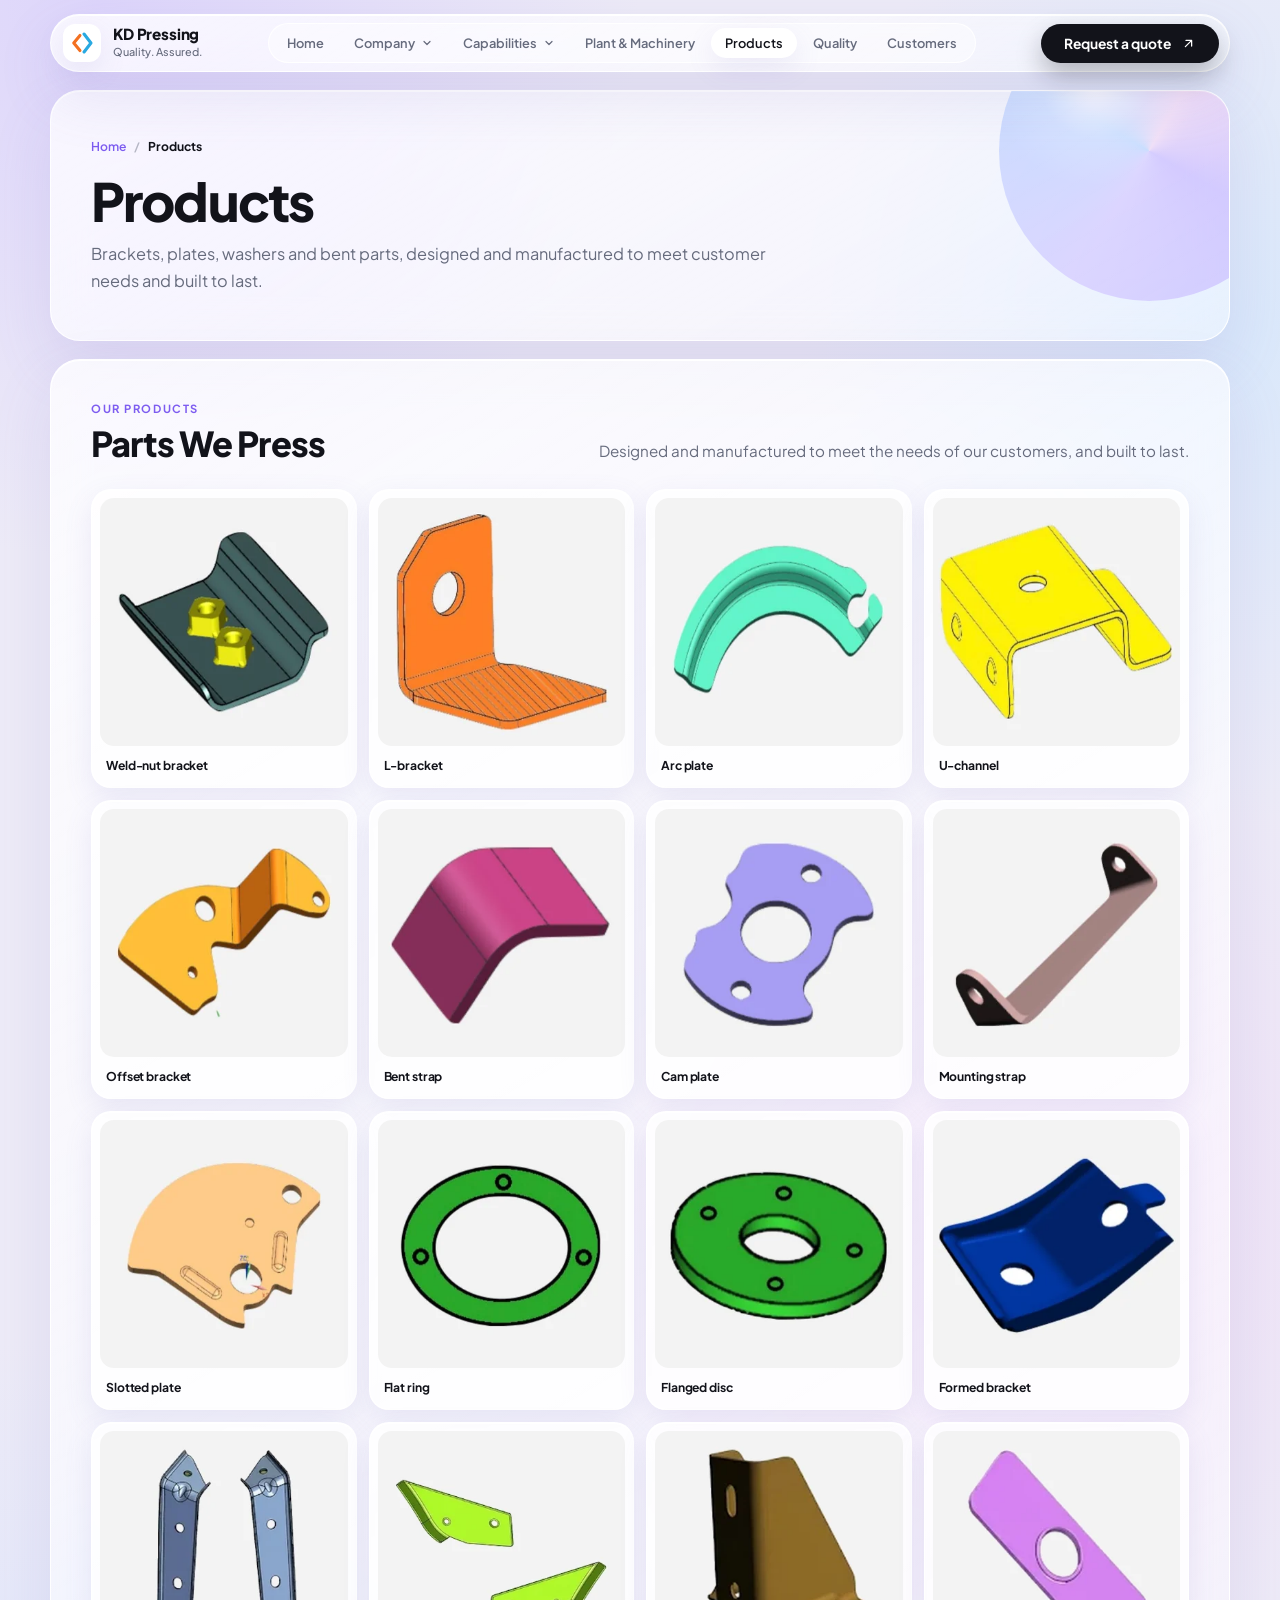
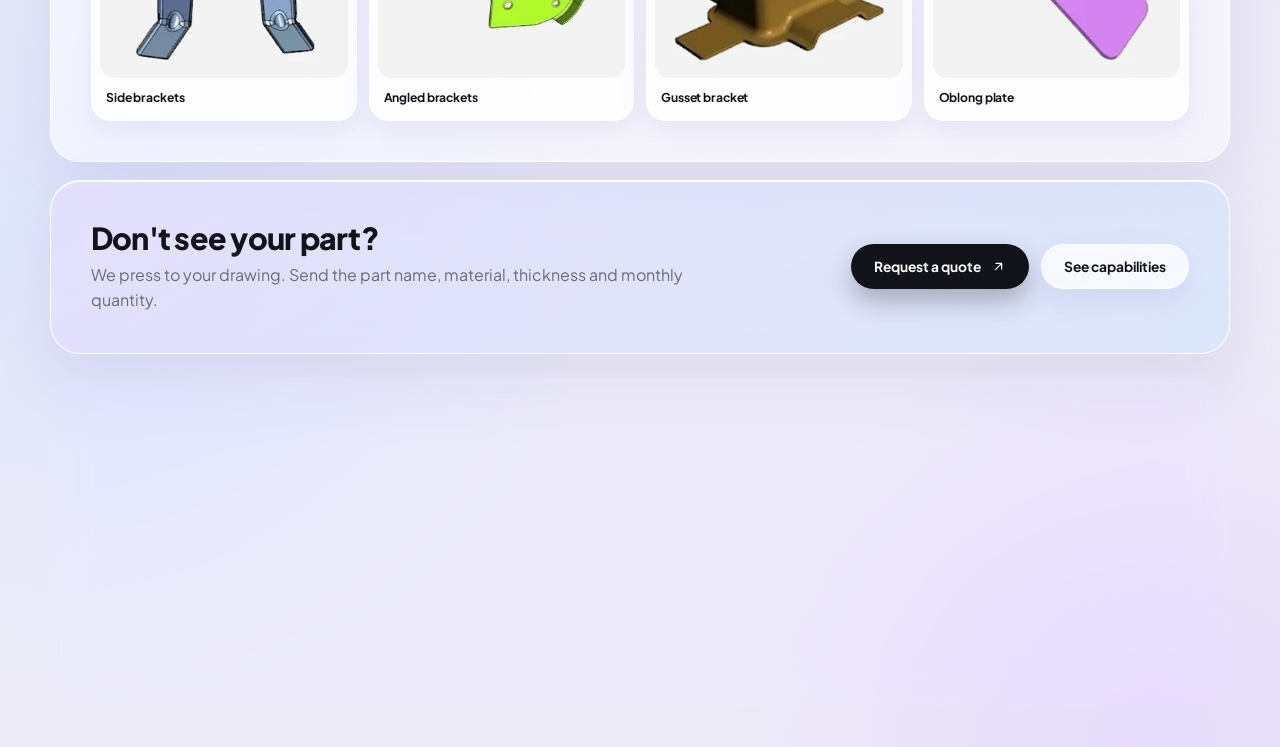
<file: products.html>
<!doctype html>
<html lang="en-IN">
<head>
<meta charset="utf-8">
<meta name="viewport" content="width=device-width, initial-scale=1, viewport-fit=cover">
<title>Sheet Metal Products | Brackets, Plates, Washers | KD Pressing</title>
<meta name="description" content="Brackets, plates, washers and bent sheet metal parts pressed to customer drawings for automotive customers by KD Pressing, Aurangabad.">
<meta name="robots" content="index, follow, max-snippet:-1, max-image-preview:large, max-video-preview:-1">
<link rel="canonical" href="https://www.kdpressing.com/products.html">
<link rel="alternate" hreflang="en-IN" href="https://www.kdpressing.com/products.html"><link rel="alternate" hreflang="x-default" href="https://www.kdpressing.com/products.html">
<meta name="author" content="KD Pressing"><meta name="theme-color" content="#edebf7">
<meta name="geo.region" content="IN-MH"><meta name="geo.placename" content="Waluj MIDC, Aurangabad">
<link rel="icon" href="assets/favicon.svg" type="image/svg+xml"><link rel="apple-touch-icon" href="assets/logo.png">
<meta property="og:type" content="website"><meta property="og:site_name" content="KD Pressing"><meta property="og:locale" content="en_IN">
<meta property="og:title" content="Sheet Metal Products | Brackets, Plates, Washers | KD Pressing"><meta property="og:description" content="Brackets, plates, washers and bent sheet metal parts pressed to customer drawings for automotive customers by KD Pressing, Aurangabad."><meta property="og:url" content="https://www.kdpressing.com/products.html">
<meta property="og:image" content="https://www.kdpressing.com/assets/og-image.jpg"><meta property="og:image:width" content="1200"><meta property="og:image:height" content="630">
<meta property="og:image:alt" content="KD Pressing, sheet metal parts and sub assemblies, Waluj MIDC, Aurangabad">
<meta name="twitter:card" content="summary_large_image"><meta name="twitter:title" content="Sheet Metal Products | Brackets, Plates, Washers | KD Pressing"><meta name="twitter:description" content="Brackets, plates, washers and bent sheet metal parts pressed to customer drawings for automotive customers by KD Pressing, Aurangabad."><meta name="twitter:image" content="https://www.kdpressing.com/assets/og-image.jpg">
<link rel="preconnect" href="https://fonts.googleapis.com"><link rel="preconnect" href="https://fonts.gstatic.com" crossorigin>
<link href="https://fonts.googleapis.com/css2?family=Plus+Jakarta+Sans:wght@400;500;600;700;800&family=JetBrains+Mono:wght@400;500;600&display=swap" rel="stylesheet">
<link rel="stylesheet" href="assets/style.css">
<script type="application/ld+json">{"@context": "https://schema.org", "@graph": [{"@type": ["Organization", "LocalBusiness"], "@id": "https://www.kdpressing.com/#org", "name": "KD Pressing", "alternateName": "KD Pressing Waluj", "slogan": "Quality. Assured.", "foundingDate": "2017-02", "description": "KD Pressing is a sheet metal pressing company in Waluj MIDC, Aurangabad, India, manufacturing sheet metal components and sub assemblies for the automotive industry.", "email": "corporate@kdpressing.com", "telephone": ["+91 99708 43177", "+91 99222 22088"], "address": {"@type": "PostalAddress", "streetAddress": "Plot No 09, GUT No. 23, Sai Udyog Nagari, Behind Cosmo Films, Kamlapur Village, MIDC Area, Waluj", "addressLocality": "Aurangabad", "addressRegion": "Maharashtra", "postalCode": "431136", "addressCountry": "IN"}, "areaServed": {"@type": "Country", "name": "India"}, "knowsAbout": ["Sheet metal pressing", "Sheet metal components", "Sheet metal sub assemblies", "Mechanical power press 10 to 150 ton", "Shearing", "Orbital riveting", "Inverter-base CO2 welding", "Surface grinding", "Automotive components", "Quality inspection"], "makesOffer": [{"@type": "Offer", "itemOffered": {"@type": "Service", "name": "Sheet metal pressing (10 to 150 ton)"}}, {"@type": "Offer", "itemOffered": {"@type": "Service", "name": "Shearing and blanking"}}, {"@type": "Offer", "itemOffered": {"@type": "Service", "name": "Sub assembly: drilling, riveting, CO2 welding and grinding"}}, {"@type": "Offer", "itemOffered": {"@type": "Service", "name": "Inspection and testing"}}], "customer": [{"@type": "Organization", "name": "Sakshi Industries"}, {"@type": "Organization", "name": "Shree Saigan Industries"}, {"@type": "Organization", "name": "Om Auto Comp's"}, {"@type": "Organization", "name": "Baba Engineers"}], "url": "https://www.kdpressing.com/", "logo": "https://www.kdpressing.com/assets/logo.png", "image": "https://www.kdpressing.com/assets/og-image.jpg"}, {"@type": "WebSite", "@id": "https://www.kdpressing.com/#site", "name": "KD Pressing", "inLanguage": "en-IN", "publisher": {"@id": "https://www.kdpressing.com/#org"}, "url": "https://www.kdpressing.com/"}, {"@type": "BreadcrumbList", "itemListElement": [{"@type": "ListItem", "position": 1, "name": "Home", "item": "https://www.kdpressing.com/"}, {"@type": "ListItem", "position": 2, "name": "Products", "item": "https://www.kdpressing.com/products.html"}]}, {"@type": "WebPage", "@id": "https://www.kdpressing.com/products.html#webpage", "url": "https://www.kdpressing.com/products.html", "name": "Sheet Metal Products | Brackets, Plates, Washers | KD Pressing", "description": "Brackets, plates, washers and bent sheet metal parts pressed to customer drawings for automotive customers by KD Pressing, Aurangabad.", "inLanguage": "en-IN", "isPartOf": {"@id": "https://www.kdpressing.com/#site"}, "about": {"@id": "https://www.kdpressing.com/#org"}, "primaryImageOfPage": {"@type": "ImageObject", "url": "https://www.kdpressing.com/assets/og-image.jpg"}}]}</script>
</head>
<body data-page="products">
<svg width="0" height="0" style="position:absolute" aria-hidden="true">
  <symbol id="kd" viewBox="0 0 64 64"><path d="M26 10 L8 32 L26 54" fill="none" stroke="#f37021" stroke-width="9" stroke-linecap="round" stroke-linejoin="round"/><path d="M38 6 L58 32 L38 58" fill="none" stroke="#29a9e1" stroke-width="9" stroke-linecap="round" stroke-linejoin="round"/></symbol>
  <symbol id="ar" viewBox="0 0 24 24"><path d="M7 17L17 7M8 7h9v9" fill="none" stroke="currentColor" stroke-width="2" stroke-linecap="round" stroke-linejoin="round"/></symbol>
</svg>

<a class="skip" href="#v-products">Skip to content</a>
<div class="prog" id="prog" aria-hidden="true"></div>
<div class="wrap">
<nav class="glass" id="nav">
  <a class="brand" href="index.html" aria-label="KD Pressing home">
    <span class="lg"><svg viewBox="0 0 64 64"><use href="#kd"/></svg></span>
    <span><b>KD Pressing</b><small>Quality. Assured.</small></span>
  </a>
  <div class="links" id="links"><a href="index.html" data-v="home">Home</a><div class="dd"><button type="button" class="ddb" aria-haspopup="true" aria-expanded="false">Company<svg viewBox="0 0 24 24"><path d="M6 9l6 6 6-6"/></svg></button><div class="menu"><a href="about.html" data-v="about"><b>About Us</b><small>Who we are and how we work</small></a><a href="vision.html" data-v="vision"><b>Vision &amp; Values</b><small>Mission, vision and core values</small></a><a href="organisation.html" data-v="organisation"><b>Organisation</b><small>Structure and reporting lines</small></a></div></div><div class="dd"><button type="button" class="ddb" aria-haspopup="true" aria-expanded="false">Capabilities<svg viewBox="0 0 24 24"><path d="M6 9l6 6 6-6"/></svg></button><div class="menu"><a href="capabilities.html" data-v="capabilities"><b>Press Shop &amp; Services</b><small>Pressing, shearing and sub assembly</small></a><a href="process.html" data-v="process"><b>Manufacturing Process</b><small>From customer order to delivery</small></a></div></div><a href="machinery.html" data-v="machinery">Plant &amp; Machinery</a><a href="products.html" data-v="products">Products</a><a href="quality.html" data-v="quality">Quality</a><a href="customers.html" data-v="customers">Customers</a></div>
  <a class="btn dark nav-cta" href="contact.html">Request a quote <svg viewBox="0 0 24 24"><use href="#ar"/></svg></a>
  <button class="burger" id="burger" type="button" aria-label="Open menu" aria-expanded="false" aria-controls="drawer"><span></span></button>
  <div class="drawer" id="drawer"><a href="index.html" data-v="home">Home</a><span class="g">Company</span><a href="about.html" data-v="about">About Us</a><a href="vision.html" data-v="vision">Vision &amp; Values</a><a href="organisation.html" data-v="organisation">Organisation</a><span class="g">Capabilities</span><a href="capabilities.html" data-v="capabilities">Press Shop &amp; Services</a><a href="process.html" data-v="process">Manufacturing Process</a><a href="machinery.html" data-v="machinery">Plant &amp; Machinery</a><a href="products.html" data-v="products">Products</a><a href="quality.html" data-v="quality">Quality</a><a href="customers.html" data-v="customers">Customers</a><a class="btn dark" href="contact.html">Request a quote <svg viewBox="0 0 24 24"><use href="#ar"/></svg></a></div>
</nav>
<main class="view" id="v-products" data-view="products">
<header class="glass phead"><nav class="crumbs" aria-label="Breadcrumb"><a href="index.html">Home</a><i>/</i><b>Products</b></nav><h1>Products</h1><p class="lead">Brackets, plates, washers and bent parts, designed and manufactured to meet customer needs and built to last.</p></header>
<section class="glass" id="s-products">
  <div class="sec-head"><div><p class="eyebrow">Our products</p><h2>Parts We Press</h2></div><p class="sub">Designed and manufactured to meet the needs of our customers, and built to last.</p></div>
  <div class="prods all">
    <figure class="card pt" style="margin:0"><img src="assets/img/part01.webp" alt="Bracket with weld nuts" loading="lazy"><b>Weld-nut bracket</b></figure>
    <figure class="card pt" style="margin:0"><img src="assets/img/part02.webp" alt="Orange L-bracket" loading="lazy"><b>L-bracket</b></figure>
    <figure class="card pt" style="margin:0"><img src="assets/img/part03.webp" alt="Arc formed plate" loading="lazy"><b>Arc plate</b></figure>
    <figure class="card pt" style="margin:0"><img src="assets/img/part04.webp" alt="Yellow U-channel bracket" loading="lazy"><b>U-channel</b></figure>
    <figure class="card pt" style="margin:0"><img src="assets/img/part05.webp" alt="Offset bracket" loading="lazy"><b>Offset bracket</b></figure>
    <figure class="card pt" style="margin:0"><img src="assets/img/part07.webp" alt="Bent strap" loading="lazy"><b>Bent strap</b></figure>
    <figure class="card pt" style="margin:0"><img src="assets/img/part08.webp" alt="Pierced cam plate" loading="lazy"><b>Cam plate</b></figure>
    <figure class="card pt" style="margin:0"><img src="assets/img/part09.webp" alt="Stepped mounting strap" loading="lazy"><b>Mounting strap</b></figure>
    <figure class="card pt" style="margin:0"><img src="assets/img/part11.webp" alt="Slotted plate" loading="lazy"><b>Slotted plate</b></figure>
    <figure class="card pt" style="margin:0"><img src="assets/img/part12.webp" alt="Green flat ring" loading="lazy"><b>Flat ring</b></figure>
    <figure class="card pt" style="margin:0"><img src="assets/img/part13.webp" alt="Green flanged disc" loading="lazy"><b>Flanged disc</b></figure>
    <figure class="card pt" style="margin:0"><img src="assets/img/part14.webp" alt="Formed blue bracket" loading="lazy"><b>Formed bracket</b></figure>
    <figure class="card pt" style="margin:0"><img src="assets/img/part15.webp" alt="Pair of formed side brackets with pierced holes" loading="lazy"><b>Side brackets</b></figure>
    <figure class="card pt" style="margin:0"><img src="assets/img/part16.webp" alt="Pair of green angled brackets" loading="lazy"><b>Angled brackets</b></figure>
    <figure class="card pt" style="margin:0"><img src="assets/img/part17.webp" alt="Formed gusset bracket with slotted holes" loading="lazy"><b>Gusset bracket</b></figure>
    <figure class="card pt" style="margin:0"><img src="assets/img/part18.webp" alt="Oblong plate with centre hole" loading="lazy"><b>Oblong plate</b></figure>
  </div>
</section>
<section class="glass cta-band"><div><h2>Don't see your part?</h2><p>We press to your drawing. Send the part name, material, thickness and monthly quantity.</p></div><div class="btns"><a class="btn dark" href="contact.html">Request a quote <svg viewBox="0 0 24 24"><use href="#ar"/></svg></a><a class="btn soft" href="capabilities.html">See capabilities</a></div></section>
</main>
<footer class="glass site-foot">
  <div><a class="brand" href="index.html" style="padding:0"><span class="lg"><svg viewBox="0 0 64 64"><use href="#kd"/></svg></span><span><b>KD Pressing</b><small>Quality. Assured.</small></span></a>
    <p style="margin-top:14px;max-width:34ch">Sheet metal parts and sub assemblies for India's automotive industry. Waluj, Aurangabad.</p></div>
  <div><h4>Company</h4><a href="about.html">About Us</a><a href="vision.html">Vision &amp; Values</a><a href="organisation.html">Organisation</a><a href="customers.html">Customers</a></div>
  <div><h4>Plant &amp; products</h4><a href="capabilities.html">Press Shop &amp; Services</a><a href="process.html">Manufacturing Process</a><a href="machinery.html">Plant &amp; Machinery</a><a href="products.html">Products</a><a href="quality.html">Quality Assurance</a></div>
  <div><h4>Contact</h4><p>Plot No 09, GUT No. 23, Sai Udyog Nagari, Behind Cosmo Films, Kamlapur Village, MIDC Area, Waluj, Aurangabad – 431 136</p>
    <p style="margin-top:10px;overflow-wrap:anywhere">corporate@kdpressing.com</p><p>+91 99708 43177 / +91 99222 22088</p></div>
  <div class="foot-bar"><span>© KD Pressing · Quality. Assured.</span><span>Manufacturers of sheet metal parts &amp; sub assemblies</span></div>
</footer>
</div>
<script src="assets/app.js" defer></script>
</body>
</html>
</file>
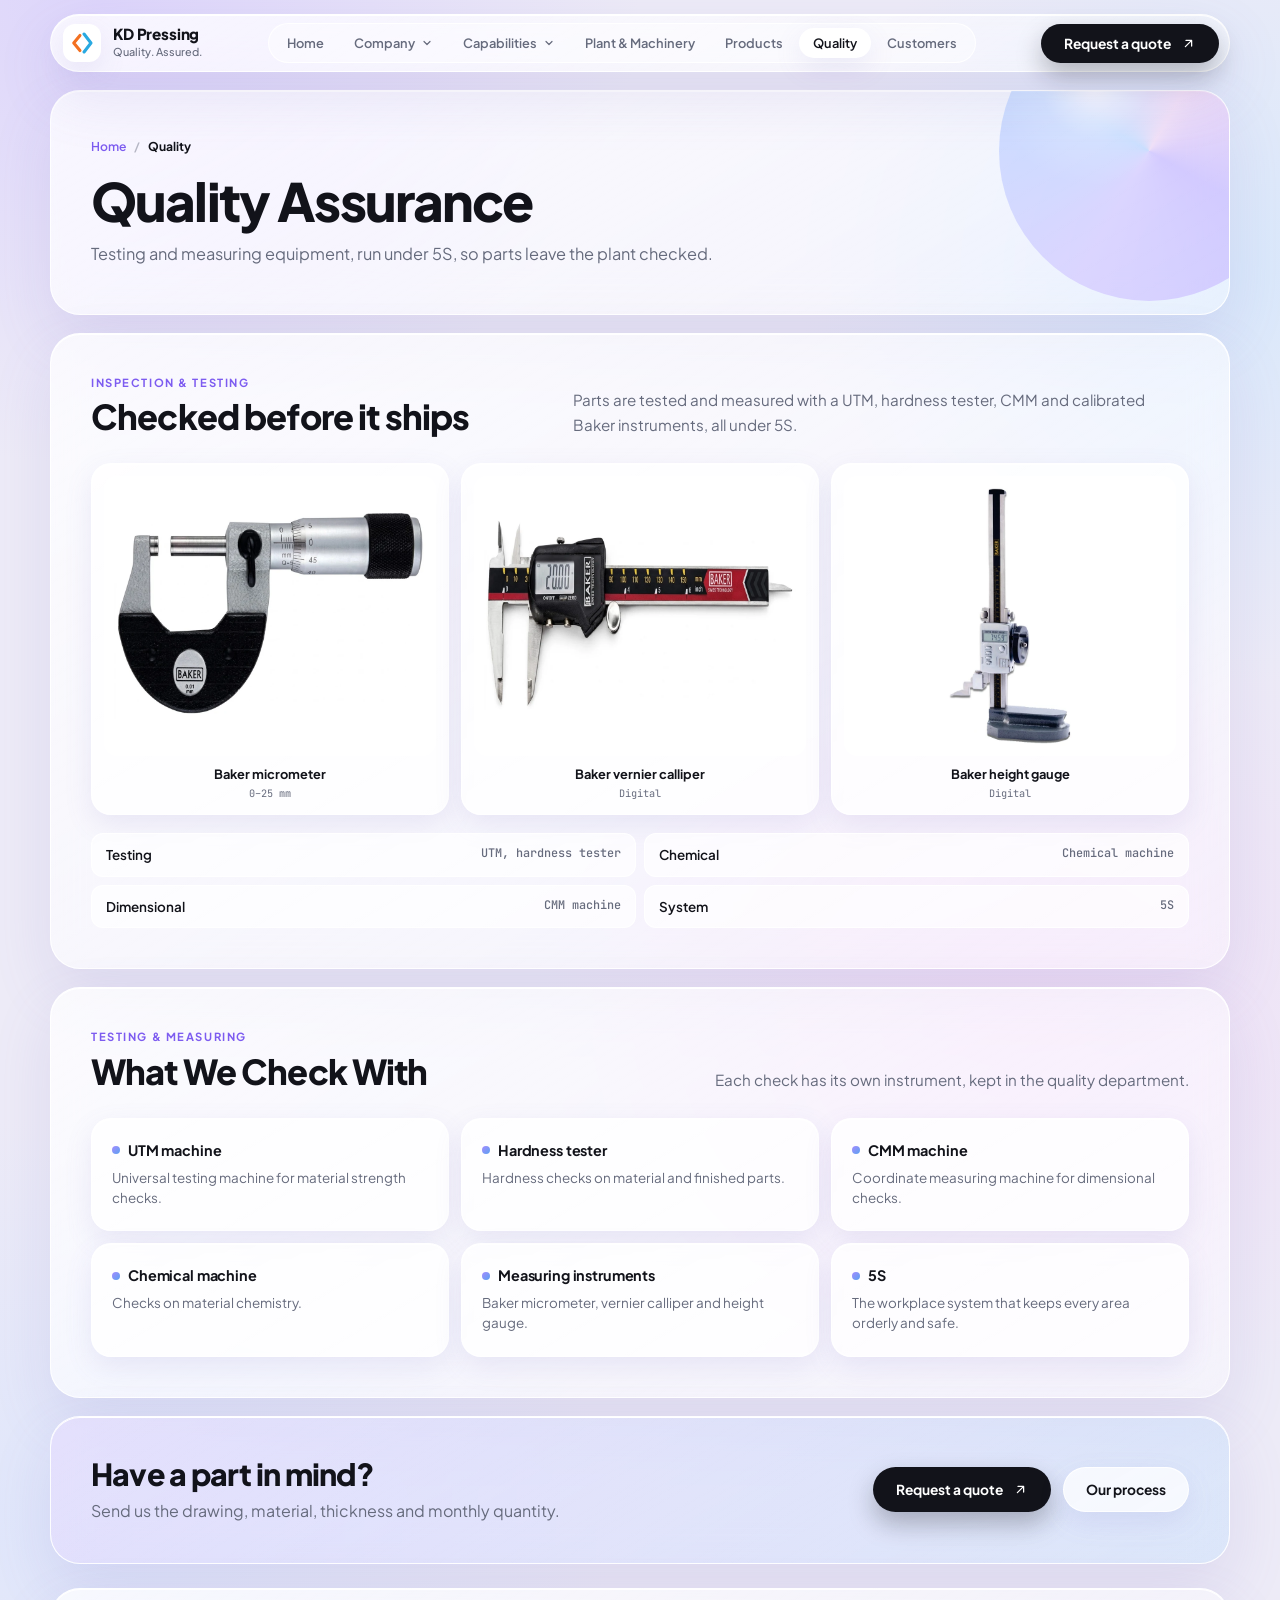
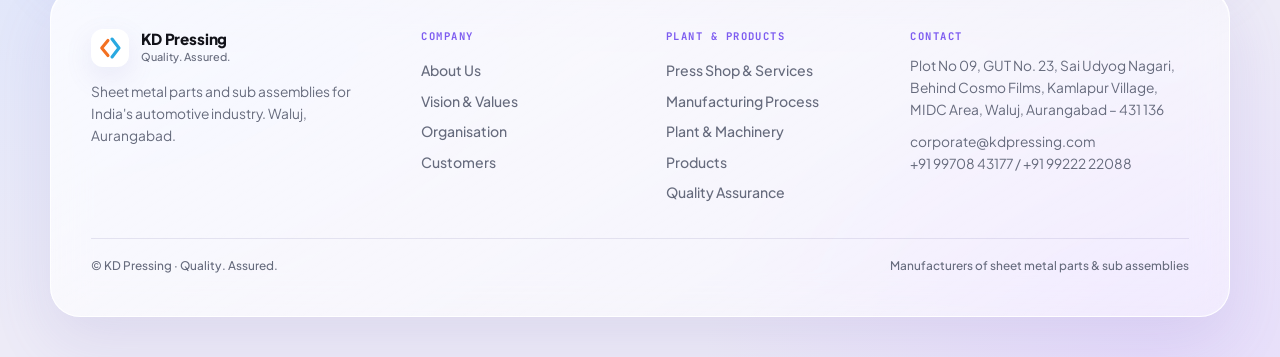
<file: quality.html>
<!doctype html>
<html lang="en-IN">
<head>
<meta charset="utf-8">
<meta name="viewport" content="width=device-width, initial-scale=1, viewport-fit=cover">
<title>Quality Assurance | UTM, CMM and Hardness Testing | KD Pressing</title>
<meta name="description" content="KD Pressing checks parts with a UTM, hardness tester, CMM and calibrated Baker micrometer, vernier and height gauge, all under 5S.">
<meta name="robots" content="index, follow, max-snippet:-1, max-image-preview:large, max-video-preview:-1">
<link rel="canonical" href="https://www.kdpressing.com/quality.html">
<link rel="alternate" hreflang="en-IN" href="https://www.kdpressing.com/quality.html"><link rel="alternate" hreflang="x-default" href="https://www.kdpressing.com/quality.html">
<meta name="author" content="KD Pressing"><meta name="theme-color" content="#edebf7">
<meta name="geo.region" content="IN-MH"><meta name="geo.placename" content="Waluj MIDC, Aurangabad">
<link rel="icon" href="assets/favicon.svg" type="image/svg+xml"><link rel="apple-touch-icon" href="assets/logo.png">
<meta property="og:type" content="website"><meta property="og:site_name" content="KD Pressing"><meta property="og:locale" content="en_IN">
<meta property="og:title" content="Quality Assurance | UTM, CMM and Hardness Testing | KD Pressing"><meta property="og:description" content="KD Pressing checks parts with a UTM, hardness tester, CMM and calibrated Baker micrometer, vernier and height gauge, all under 5S."><meta property="og:url" content="https://www.kdpressing.com/quality.html">
<meta property="og:image" content="https://www.kdpressing.com/assets/og-image.jpg"><meta property="og:image:width" content="1200"><meta property="og:image:height" content="630">
<meta property="og:image:alt" content="KD Pressing, sheet metal parts and sub assemblies, Waluj MIDC, Aurangabad">
<meta name="twitter:card" content="summary_large_image"><meta name="twitter:title" content="Quality Assurance | UTM, CMM and Hardness Testing | KD Pressing"><meta name="twitter:description" content="KD Pressing checks parts with a UTM, hardness tester, CMM and calibrated Baker micrometer, vernier and height gauge, all under 5S."><meta name="twitter:image" content="https://www.kdpressing.com/assets/og-image.jpg">
<link rel="preconnect" href="https://fonts.googleapis.com"><link rel="preconnect" href="https://fonts.gstatic.com" crossorigin>
<link href="https://fonts.googleapis.com/css2?family=Plus+Jakarta+Sans:wght@400;500;600;700;800&family=JetBrains+Mono:wght@400;500;600&display=swap" rel="stylesheet">
<link rel="stylesheet" href="assets/style.css">
<script type="application/ld+json">{"@context": "https://schema.org", "@graph": [{"@type": ["Organization", "LocalBusiness"], "@id": "https://www.kdpressing.com/#org", "name": "KD Pressing", "alternateName": "KD Pressing Waluj", "slogan": "Quality. Assured.", "foundingDate": "2017-02", "description": "KD Pressing is a sheet metal pressing company in Waluj MIDC, Aurangabad, India, manufacturing sheet metal components and sub assemblies for the automotive industry.", "email": "corporate@kdpressing.com", "telephone": ["+91 99708 43177", "+91 99222 22088"], "address": {"@type": "PostalAddress", "streetAddress": "Plot No 09, GUT No. 23, Sai Udyog Nagari, Behind Cosmo Films, Kamlapur Village, MIDC Area, Waluj", "addressLocality": "Aurangabad", "addressRegion": "Maharashtra", "postalCode": "431136", "addressCountry": "IN"}, "areaServed": {"@type": "Country", "name": "India"}, "knowsAbout": ["Sheet metal pressing", "Sheet metal components", "Sheet metal sub assemblies", "Mechanical power press 10 to 150 ton", "Shearing", "Orbital riveting", "Inverter-base CO2 welding", "Surface grinding", "Automotive components", "Quality inspection"], "makesOffer": [{"@type": "Offer", "itemOffered": {"@type": "Service", "name": "Sheet metal pressing (10 to 150 ton)"}}, {"@type": "Offer", "itemOffered": {"@type": "Service", "name": "Shearing and blanking"}}, {"@type": "Offer", "itemOffered": {"@type": "Service", "name": "Sub assembly: drilling, riveting, CO2 welding and grinding"}}, {"@type": "Offer", "itemOffered": {"@type": "Service", "name": "Inspection and testing"}}], "customer": [{"@type": "Organization", "name": "Sakshi Industries"}, {"@type": "Organization", "name": "Shree Saigan Industries"}, {"@type": "Organization", "name": "Om Auto Comp's"}, {"@type": "Organization", "name": "Baba Engineers"}], "url": "https://www.kdpressing.com/", "logo": "https://www.kdpressing.com/assets/logo.png", "image": "https://www.kdpressing.com/assets/og-image.jpg"}, {"@type": "WebSite", "@id": "https://www.kdpressing.com/#site", "name": "KD Pressing", "inLanguage": "en-IN", "publisher": {"@id": "https://www.kdpressing.com/#org"}, "url": "https://www.kdpressing.com/"}, {"@type": "BreadcrumbList", "itemListElement": [{"@type": "ListItem", "position": 1, "name": "Home", "item": "https://www.kdpressing.com/"}, {"@type": "ListItem", "position": 2, "name": "Quality", "item": "https://www.kdpressing.com/quality.html"}]}, {"@type": "WebPage", "@id": "https://www.kdpressing.com/quality.html#webpage", "url": "https://www.kdpressing.com/quality.html", "name": "Quality Assurance | UTM, CMM and Hardness Testing | KD Pressing", "description": "KD Pressing checks parts with a UTM, hardness tester, CMM and calibrated Baker micrometer, vernier and height gauge, all under 5S.", "inLanguage": "en-IN", "isPartOf": {"@id": "https://www.kdpressing.com/#site"}, "about": {"@id": "https://www.kdpressing.com/#org"}, "primaryImageOfPage": {"@type": "ImageObject", "url": "https://www.kdpressing.com/assets/og-image.jpg"}}]}</script>
</head>
<body data-page="quality">
<svg width="0" height="0" style="position:absolute" aria-hidden="true">
  <symbol id="kd" viewBox="0 0 64 64"><path d="M26 10 L8 32 L26 54" fill="none" stroke="#f37021" stroke-width="9" stroke-linecap="round" stroke-linejoin="round"/><path d="M38 6 L58 32 L38 58" fill="none" stroke="#29a9e1" stroke-width="9" stroke-linecap="round" stroke-linejoin="round"/></symbol>
  <symbol id="ar" viewBox="0 0 24 24"><path d="M7 17L17 7M8 7h9v9" fill="none" stroke="currentColor" stroke-width="2" stroke-linecap="round" stroke-linejoin="round"/></symbol>
</svg>

<a class="skip" href="#v-quality">Skip to content</a>
<div class="prog" id="prog" aria-hidden="true"></div>
<div class="wrap">
<nav class="glass" id="nav">
  <a class="brand" href="index.html" aria-label="KD Pressing home">
    <span class="lg"><svg viewBox="0 0 64 64"><use href="#kd"/></svg></span>
    <span><b>KD Pressing</b><small>Quality. Assured.</small></span>
  </a>
  <div class="links" id="links"><a href="index.html" data-v="home">Home</a><div class="dd"><button type="button" class="ddb" aria-haspopup="true" aria-expanded="false">Company<svg viewBox="0 0 24 24"><path d="M6 9l6 6 6-6"/></svg></button><div class="menu"><a href="about.html" data-v="about"><b>About Us</b><small>Who we are and how we work</small></a><a href="vision.html" data-v="vision"><b>Vision &amp; Values</b><small>Mission, vision and core values</small></a><a href="organisation.html" data-v="organisation"><b>Organisation</b><small>Structure and reporting lines</small></a></div></div><div class="dd"><button type="button" class="ddb" aria-haspopup="true" aria-expanded="false">Capabilities<svg viewBox="0 0 24 24"><path d="M6 9l6 6 6-6"/></svg></button><div class="menu"><a href="capabilities.html" data-v="capabilities"><b>Press Shop &amp; Services</b><small>Pressing, shearing and sub assembly</small></a><a href="process.html" data-v="process"><b>Manufacturing Process</b><small>From customer order to delivery</small></a></div></div><a href="machinery.html" data-v="machinery">Plant &amp; Machinery</a><a href="products.html" data-v="products">Products</a><a href="quality.html" data-v="quality">Quality</a><a href="customers.html" data-v="customers">Customers</a></div>
  <a class="btn dark nav-cta" href="contact.html">Request a quote <svg viewBox="0 0 24 24"><use href="#ar"/></svg></a>
  <button class="burger" id="burger" type="button" aria-label="Open menu" aria-expanded="false" aria-controls="drawer"><span></span></button>
  <div class="drawer" id="drawer"><a href="index.html" data-v="home">Home</a><span class="g">Company</span><a href="about.html" data-v="about">About Us</a><a href="vision.html" data-v="vision">Vision &amp; Values</a><a href="organisation.html" data-v="organisation">Organisation</a><span class="g">Capabilities</span><a href="capabilities.html" data-v="capabilities">Press Shop &amp; Services</a><a href="process.html" data-v="process">Manufacturing Process</a><a href="machinery.html" data-v="machinery">Plant &amp; Machinery</a><a href="products.html" data-v="products">Products</a><a href="quality.html" data-v="quality">Quality</a><a href="customers.html" data-v="customers">Customers</a><a class="btn dark" href="contact.html">Request a quote <svg viewBox="0 0 24 24"><use href="#ar"/></svg></a></div>
</nav>
<main class="view" id="v-quality" data-view="quality">
<header class="glass phead"><nav class="crumbs" aria-label="Breadcrumb"><a href="index.html">Home</a><i>/</i><b>Quality</b></nav><h1>Quality Assurance</h1><p class="lead">Testing and measuring equipment, run under 5S, so parts leave the plant checked.</p></header>
<section class="glass">
  <div class="sec-head"><div><p class="eyebrow">Inspection &amp; testing</p><h2>Checked before it ships</h2></div><p class="sub">Parts are tested and measured with a UTM, hardness tester, CMM and calibrated Baker instruments, all under 5S.</p></div>
  <div class="inst"><div class="card in"><div class="im"><img src="assets/img/micrometer.webp" alt="Baker micrometer" loading="lazy"></div><b>Baker micrometer</b><span>0–25 mm</span></div><div class="card in"><div class="im"><img src="assets/img/vernier.webp" alt="Baker digital vernier calliper" loading="lazy"></div><b>Baker vernier calliper</b><span>Digital</span></div><div class="card in"><div class="im"><img src="assets/img/height.webp" alt="Baker digital height gauge" loading="lazy"></div><b>Baker height gauge</b><span>Digital</span></div></div>
  <ul class="spec spec2"><li>Testing<span>UTM, hardness tester</span></li><li>Chemical<span>Chemical machine</span></li><li>Dimensional<span>CMM machine</span></li><li>System<span>5S</span></li></ul>
</section>
<section class="glass">
  <div class="sec-head"><div><p class="eyebrow">Testing &amp; measuring</p><h2>What We Check With</h2></div><p class="sub">Each check has its own instrument, kept in the quality department.</p></div>
  <div class="qgrid"><div class="card val"><h3>UTM machine</h3><p>Universal testing machine for material strength checks.</p></div><div class="card val"><h3>Hardness tester</h3><p>Hardness checks on material and finished parts.</p></div><div class="card val"><h3>CMM machine</h3><p>Coordinate measuring machine for dimensional checks.</p></div><div class="card val"><h3>Chemical machine</h3><p>Checks on material chemistry.</p></div><div class="card val"><h3>Measuring instruments</h3><p>Baker micrometer, vernier calliper and height gauge.</p></div><div class="card val"><h3>5S</h3><p>The workplace system that keeps every area orderly and safe.</p></div></div>
</section>
<section class="glass cta-band"><div><h2>Have a part in mind?</h2><p>Send us the drawing, material, thickness and monthly quantity.</p></div><div class="btns"><a class="btn dark" href="contact.html">Request a quote <svg viewBox="0 0 24 24"><use href="#ar"/></svg></a><a class="btn soft" href="process.html">Our process</a></div></section>
</main>
<footer class="glass site-foot">
  <div><a class="brand" href="index.html" style="padding:0"><span class="lg"><svg viewBox="0 0 64 64"><use href="#kd"/></svg></span><span><b>KD Pressing</b><small>Quality. Assured.</small></span></a>
    <p style="margin-top:14px;max-width:34ch">Sheet metal parts and sub assemblies for India's automotive industry. Waluj, Aurangabad.</p></div>
  <div><h4>Company</h4><a href="about.html">About Us</a><a href="vision.html">Vision &amp; Values</a><a href="organisation.html">Organisation</a><a href="customers.html">Customers</a></div>
  <div><h4>Plant &amp; products</h4><a href="capabilities.html">Press Shop &amp; Services</a><a href="process.html">Manufacturing Process</a><a href="machinery.html">Plant &amp; Machinery</a><a href="products.html">Products</a><a href="quality.html">Quality Assurance</a></div>
  <div><h4>Contact</h4><p>Plot No 09, GUT No. 23, Sai Udyog Nagari, Behind Cosmo Films, Kamlapur Village, MIDC Area, Waluj, Aurangabad – 431 136</p>
    <p style="margin-top:10px;overflow-wrap:anywhere">corporate@kdpressing.com</p><p>+91 99708 43177 / +91 99222 22088</p></div>
  <div class="foot-bar"><span>© KD Pressing · Quality. Assured.</span><span>Manufacturers of sheet metal parts &amp; sub assemblies</span></div>
</footer>
</div>
<script src="assets/app.js" defer></script>
</body>
</html>
</file>
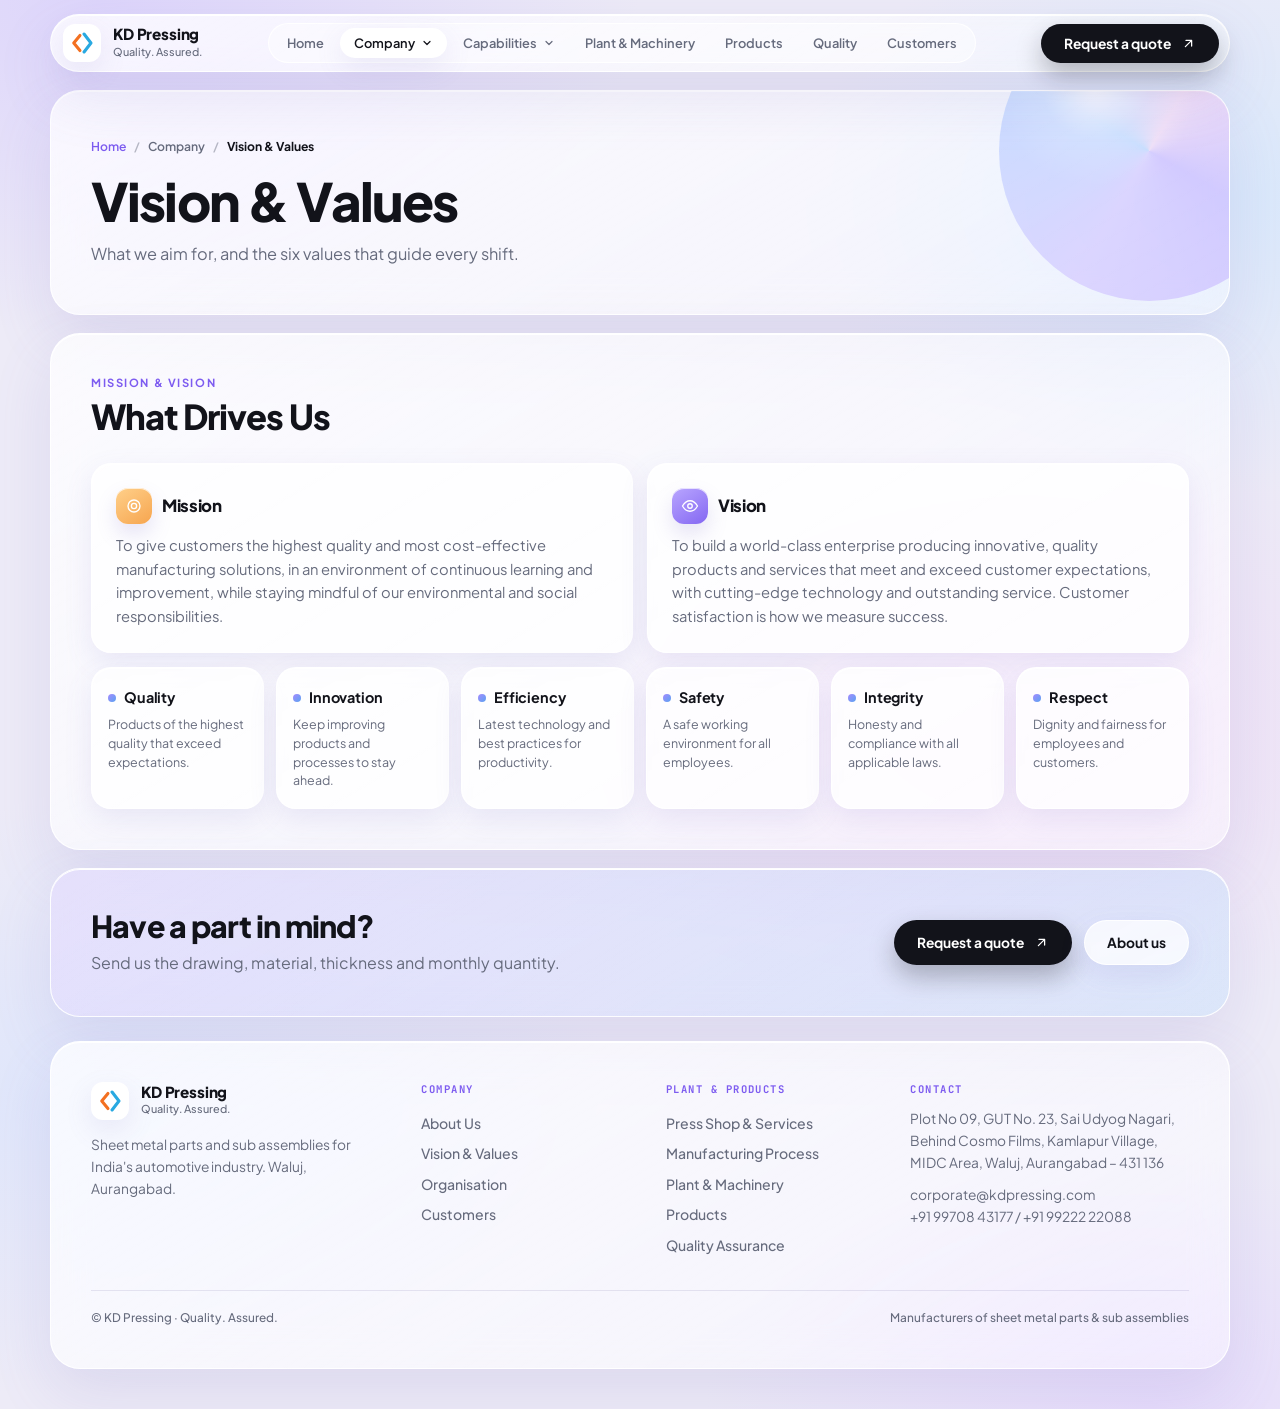
<file: vision.html>
<!doctype html>
<html lang="en-IN">
<head>
<meta charset="utf-8">
<meta name="viewport" content="width=device-width, initial-scale=1, viewport-fit=cover">
<title>Vision and Values | KD Pressing, Aurangabad</title>
<meta name="description" content="The vision, mission and six values behind KD Pressing: quality, ethics, technology and care for people in sheet metal pressing.">
<meta name="robots" content="index, follow, max-snippet:-1, max-image-preview:large, max-video-preview:-1">
<link rel="canonical" href="https://www.kdpressing.com/vision.html">
<link rel="alternate" hreflang="en-IN" href="https://www.kdpressing.com/vision.html"><link rel="alternate" hreflang="x-default" href="https://www.kdpressing.com/vision.html">
<meta name="author" content="KD Pressing"><meta name="theme-color" content="#edebf7">
<meta name="geo.region" content="IN-MH"><meta name="geo.placename" content="Waluj MIDC, Aurangabad">
<link rel="icon" href="assets/favicon.svg" type="image/svg+xml"><link rel="apple-touch-icon" href="assets/logo.png">
<meta property="og:type" content="website"><meta property="og:site_name" content="KD Pressing"><meta property="og:locale" content="en_IN">
<meta property="og:title" content="Vision and Values | KD Pressing, Aurangabad"><meta property="og:description" content="The vision, mission and six values behind KD Pressing: quality, ethics, technology and care for people in sheet metal pressing."><meta property="og:url" content="https://www.kdpressing.com/vision.html">
<meta property="og:image" content="https://www.kdpressing.com/assets/og-image.jpg"><meta property="og:image:width" content="1200"><meta property="og:image:height" content="630">
<meta property="og:image:alt" content="KD Pressing, sheet metal parts and sub assemblies, Waluj MIDC, Aurangabad">
<meta name="twitter:card" content="summary_large_image"><meta name="twitter:title" content="Vision and Values | KD Pressing, Aurangabad"><meta name="twitter:description" content="The vision, mission and six values behind KD Pressing: quality, ethics, technology and care for people in sheet metal pressing."><meta name="twitter:image" content="https://www.kdpressing.com/assets/og-image.jpg">
<link rel="preconnect" href="https://fonts.googleapis.com"><link rel="preconnect" href="https://fonts.gstatic.com" crossorigin>
<link href="https://fonts.googleapis.com/css2?family=Plus+Jakarta+Sans:wght@400;500;600;700;800&family=JetBrains+Mono:wght@400;500;600&display=swap" rel="stylesheet">
<link rel="stylesheet" href="assets/style.css">
<script type="application/ld+json">{"@context": "https://schema.org", "@graph": [{"@type": ["Organization", "LocalBusiness"], "@id": "https://www.kdpressing.com/#org", "name": "KD Pressing", "alternateName": "KD Pressing Waluj", "slogan": "Quality. Assured.", "foundingDate": "2017-02", "description": "KD Pressing is a sheet metal pressing company in Waluj MIDC, Aurangabad, India, manufacturing sheet metal components and sub assemblies for the automotive industry.", "email": "corporate@kdpressing.com", "telephone": ["+91 99708 43177", "+91 99222 22088"], "address": {"@type": "PostalAddress", "streetAddress": "Plot No 09, GUT No. 23, Sai Udyog Nagari, Behind Cosmo Films, Kamlapur Village, MIDC Area, Waluj", "addressLocality": "Aurangabad", "addressRegion": "Maharashtra", "postalCode": "431136", "addressCountry": "IN"}, "areaServed": {"@type": "Country", "name": "India"}, "knowsAbout": ["Sheet metal pressing", "Sheet metal components", "Sheet metal sub assemblies", "Mechanical power press 10 to 150 ton", "Shearing", "Orbital riveting", "Inverter-base CO2 welding", "Surface grinding", "Automotive components", "Quality inspection"], "makesOffer": [{"@type": "Offer", "itemOffered": {"@type": "Service", "name": "Sheet metal pressing (10 to 150 ton)"}}, {"@type": "Offer", "itemOffered": {"@type": "Service", "name": "Shearing and blanking"}}, {"@type": "Offer", "itemOffered": {"@type": "Service", "name": "Sub assembly: drilling, riveting, CO2 welding and grinding"}}, {"@type": "Offer", "itemOffered": {"@type": "Service", "name": "Inspection and testing"}}], "customer": [{"@type": "Organization", "name": "Sakshi Industries"}, {"@type": "Organization", "name": "Shree Saigan Industries"}, {"@type": "Organization", "name": "Om Auto Comp's"}, {"@type": "Organization", "name": "Baba Engineers"}], "url": "https://www.kdpressing.com/", "logo": "https://www.kdpressing.com/assets/logo.png", "image": "https://www.kdpressing.com/assets/og-image.jpg"}, {"@type": "WebSite", "@id": "https://www.kdpressing.com/#site", "name": "KD Pressing", "inLanguage": "en-IN", "publisher": {"@id": "https://www.kdpressing.com/#org"}, "url": "https://www.kdpressing.com/"}, {"@type": "BreadcrumbList", "itemListElement": [{"@type": "ListItem", "position": 1, "name": "Home", "item": "https://www.kdpressing.com/"}, {"@type": "ListItem", "position": 2, "name": "Company"}, {"@type": "ListItem", "position": 3, "name": "Vision & Values", "item": "https://www.kdpressing.com/vision.html"}]}, {"@type": "WebPage", "@id": "https://www.kdpressing.com/vision.html#webpage", "url": "https://www.kdpressing.com/vision.html", "name": "Vision and Values | KD Pressing, Aurangabad", "description": "The vision, mission and six values behind KD Pressing: quality, ethics, technology and care for people in sheet metal pressing.", "inLanguage": "en-IN", "isPartOf": {"@id": "https://www.kdpressing.com/#site"}, "about": {"@id": "https://www.kdpressing.com/#org"}, "primaryImageOfPage": {"@type": "ImageObject", "url": "https://www.kdpressing.com/assets/og-image.jpg"}}]}</script>
</head>
<body data-page="vision">
<svg width="0" height="0" style="position:absolute" aria-hidden="true">
  <symbol id="kd" viewBox="0 0 64 64"><path d="M26 10 L8 32 L26 54" fill="none" stroke="#f37021" stroke-width="9" stroke-linecap="round" stroke-linejoin="round"/><path d="M38 6 L58 32 L38 58" fill="none" stroke="#29a9e1" stroke-width="9" stroke-linecap="round" stroke-linejoin="round"/></symbol>
  <symbol id="ar" viewBox="0 0 24 24"><path d="M7 17L17 7M8 7h9v9" fill="none" stroke="currentColor" stroke-width="2" stroke-linecap="round" stroke-linejoin="round"/></symbol>
</svg>

<a class="skip" href="#v-vision">Skip to content</a>
<div class="prog" id="prog" aria-hidden="true"></div>
<div class="wrap">
<nav class="glass" id="nav">
  <a class="brand" href="index.html" aria-label="KD Pressing home">
    <span class="lg"><svg viewBox="0 0 64 64"><use href="#kd"/></svg></span>
    <span><b>KD Pressing</b><small>Quality. Assured.</small></span>
  </a>
  <div class="links" id="links"><a href="index.html" data-v="home">Home</a><div class="dd"><button type="button" class="ddb" aria-haspopup="true" aria-expanded="false">Company<svg viewBox="0 0 24 24"><path d="M6 9l6 6 6-6"/></svg></button><div class="menu"><a href="about.html" data-v="about"><b>About Us</b><small>Who we are and how we work</small></a><a href="vision.html" data-v="vision"><b>Vision &amp; Values</b><small>Mission, vision and core values</small></a><a href="organisation.html" data-v="organisation"><b>Organisation</b><small>Structure and reporting lines</small></a></div></div><div class="dd"><button type="button" class="ddb" aria-haspopup="true" aria-expanded="false">Capabilities<svg viewBox="0 0 24 24"><path d="M6 9l6 6 6-6"/></svg></button><div class="menu"><a href="capabilities.html" data-v="capabilities"><b>Press Shop &amp; Services</b><small>Pressing, shearing and sub assembly</small></a><a href="process.html" data-v="process"><b>Manufacturing Process</b><small>From customer order to delivery</small></a></div></div><a href="machinery.html" data-v="machinery">Plant &amp; Machinery</a><a href="products.html" data-v="products">Products</a><a href="quality.html" data-v="quality">Quality</a><a href="customers.html" data-v="customers">Customers</a></div>
  <a class="btn dark nav-cta" href="contact.html">Request a quote <svg viewBox="0 0 24 24"><use href="#ar"/></svg></a>
  <button class="burger" id="burger" type="button" aria-label="Open menu" aria-expanded="false" aria-controls="drawer"><span></span></button>
  <div class="drawer" id="drawer"><a href="index.html" data-v="home">Home</a><span class="g">Company</span><a href="about.html" data-v="about">About Us</a><a href="vision.html" data-v="vision">Vision &amp; Values</a><a href="organisation.html" data-v="organisation">Organisation</a><span class="g">Capabilities</span><a href="capabilities.html" data-v="capabilities">Press Shop &amp; Services</a><a href="process.html" data-v="process">Manufacturing Process</a><a href="machinery.html" data-v="machinery">Plant &amp; Machinery</a><a href="products.html" data-v="products">Products</a><a href="quality.html" data-v="quality">Quality</a><a href="customers.html" data-v="customers">Customers</a><a class="btn dark" href="contact.html">Request a quote <svg viewBox="0 0 24 24"><use href="#ar"/></svg></a></div>
</nav>
<main class="view" id="v-vision" data-view="vision">
<header class="glass phead"><nav class="crumbs" aria-label="Breadcrumb"><a href="index.html">Home</a><i>/</i><span>Company</span><i>/</i><b>Vision &amp; Values</b></nav><h1>Vision &amp; Values</h1><p class="lead">What we aim for, and the six values that guide every shift.</p></header>
<section class="glass" id="s-principles">
  <div class="sec-head"><div><p class="eyebrow">Mission &amp; vision</p><h2>What Drives Us</h2></div></div>
  <div class="mv">
    <article class="card"><span class="tag"><span class="ico o" style="width:36px;height:36px;border-radius:12px"><svg viewBox="0 0 24 24" style="width:18px;height:18px"><circle cx="12" cy="12" r="8"/><circle cx="12" cy="12" r="3.5"/></svg></span>Mission</span>
      <p>To give customers the highest quality and most cost-effective manufacturing solutions, in an environment of continuous learning and improvement, while staying mindful of our environmental and social responsibilities.</p></article>
    <article class="card"><span class="tag"><span class="ico v" style="width:36px;height:36px;border-radius:12px"><svg viewBox="0 0 24 24" style="width:18px;height:18px"><path d="M2 12s4-7 10-7 10 7 10 7-4 7-10 7S2 12 2 12z"/><circle cx="12" cy="12" r="3"/></svg></span>Vision</span>
      <p>To build a world-class enterprise producing innovative, quality products and services that meet and exceed customer expectations, with cutting-edge technology and outstanding service. Customer satisfaction is how we measure success.</p></article>
  </div>
  <div class="vals">
    <div class="card val"><h3>Quality</h3><p>Products of the highest quality that exceed expectations.</p></div>
    <div class="card val"><h3>Innovation</h3><p>Keep improving products and processes to stay ahead.</p></div>
    <div class="card val"><h3>Efficiency</h3><p>Latest technology and best practices for productivity.</p></div>
    <div class="card val"><h3>Safety</h3><p>A safe working environment for all employees.</p></div>
    <div class="card val"><h3>Integrity</h3><p>Honesty and compliance with all applicable laws.</p></div>
    <div class="card val"><h3>Respect</h3><p>Dignity and fairness for employees and customers.</p></div>
  </div>
</section>
<section class="glass cta-band"><div><h2>Have a part in mind?</h2><p>Send us the drawing, material, thickness and monthly quantity.</p></div><div class="btns"><a class="btn dark" href="contact.html">Request a quote <svg viewBox="0 0 24 24"><use href="#ar"/></svg></a><a class="btn soft" href="about.html">About us</a></div></section>
</main>
<footer class="glass site-foot">
  <div><a class="brand" href="index.html" style="padding:0"><span class="lg"><svg viewBox="0 0 64 64"><use href="#kd"/></svg></span><span><b>KD Pressing</b><small>Quality. Assured.</small></span></a>
    <p style="margin-top:14px;max-width:34ch">Sheet metal parts and sub assemblies for India's automotive industry. Waluj, Aurangabad.</p></div>
  <div><h4>Company</h4><a href="about.html">About Us</a><a href="vision.html">Vision &amp; Values</a><a href="organisation.html">Organisation</a><a href="customers.html">Customers</a></div>
  <div><h4>Plant &amp; products</h4><a href="capabilities.html">Press Shop &amp; Services</a><a href="process.html">Manufacturing Process</a><a href="machinery.html">Plant &amp; Machinery</a><a href="products.html">Products</a><a href="quality.html">Quality Assurance</a></div>
  <div><h4>Contact</h4><p>Plot No 09, GUT No. 23, Sai Udyog Nagari, Behind Cosmo Films, Kamlapur Village, MIDC Area, Waluj, Aurangabad – 431 136</p>
    <p style="margin-top:10px;overflow-wrap:anywhere">corporate@kdpressing.com</p><p>+91 99708 43177 / +91 99222 22088</p></div>
  <div class="foot-bar"><span>© KD Pressing · Quality. Assured.</span><span>Manufacturers of sheet metal parts &amp; sub assemblies</span></div>
</footer>
</div>
<script src="assets/app.js" defer></script>
</body>
</html>
</file>
<file: assets/style.css>
/* Layout: floating glass nav pill, then stacked frosted panels on a lavender haze; hero pairs copy with a tilted glass frame holding a real shop photo plus floating data cards. Light, single look by design. */
:root{
  color-scheme:light;
  --bg:#edebf7; --ink:#12131a; --muted:#666b7d; --faint:#9296a8;
  --violet:#7d5cf0; --violet-2:#a58bff; --sky:#5aa2f0; --brand-orange:#f37021; --brand-blue:#29a9e1;
  --glass:rgba(255,255,255,.55); --glass-hi:rgba(255,255,255,.82); --stroke:rgba(255,255,255,.92); --line:rgba(120,110,170,.16);
  --shadow:0 24px 60px rgba(118,104,190,.14); --shadow-sm:0 10px 28px rgba(118,104,190,.12);
  --f-body:"Plus Jakarta Sans",system-ui,-apple-system,"Segoe UI",sans-serif;
  --f-mono:"JetBrains Mono",ui-monospace,Menlo,monospace;
}
*{box-sizing:border-box}
html{scroll-behavior:smooth;scroll-padding-top:96px}
body{margin:0;color:var(--ink);font-family:var(--f-body);font-size:16px;line-height:1.6;
  background-color:var(--bg);
  background-image:radial-gradient(60% 34% at 8% 0%,#ddd5fb 0%,transparent 70%),radial-gradient(48% 30% at 96% 14%,#d9e8fb 0%,transparent 70%),radial-gradient(55% 30% at 80% 52%,#f0dff6 0%,transparent 70%),radial-gradient(60% 30% at 6% 78%,#dfe6fb 0%,transparent 70%),radial-gradient(50% 26% at 90% 100%,#e6dcfb 0%,transparent 70%);
  padding-left:max(16px,env(safe-area-inset-left,0px));padding-right:max(16px,env(safe-area-inset-right,0px));padding-block:0 40px;overflow-x:hidden}
body::before{content:"";position:fixed;inset:0 0 auto;height:env(safe-area-inset-top,0px);z-index:60;background:var(--bg)}
a{color:inherit}
p{margin:0}
img{display:block}
:focus-visible{outline:2px solid var(--violet);outline-offset:3px;border-radius:10px}
.wrap{max-width:1180px;margin:0 auto;display:grid;gap:18px;padding-top:14px}

.glass{background:linear-gradient(150deg,rgba(255,255,255,.78),rgba(255,255,255,.4));border:1px solid var(--stroke);border-radius:30px;
  box-shadow:inset 0 1px 0 #fff,var(--shadow);-webkit-backdrop-filter:blur(18px) saturate(1.25);backdrop-filter:blur(18px) saturate(1.25);padding:clamp(22px,3.4vw,40px);min-width:0}
.card{background:var(--glass-hi);border:1px solid var(--stroke);border-radius:20px;box-shadow:inset 0 1px 0 #fff,var(--shadow-sm);min-width:0}
.eyebrow{font-size:.7rem;font-weight:700;letter-spacing:.14em;text-transform:uppercase;color:var(--violet)}
h1,h2,h3{margin:0;letter-spacing:-.025em;text-wrap:balance}
h2{font-size:clamp(1.55rem,3vw,2.15rem);font-weight:800;line-height:1.15;margin-top:6px}
h3{font-size:1.02rem;font-weight:700;letter-spacing:-.01em}
.sec-head{display:flex;justify-content:space-between;align-items:flex-end;gap:16px;flex-wrap:wrap;margin-bottom:26px}
.sec-head p.sub{color:var(--muted);max-width:56ch;font-size:.95rem}
.btn{display:inline-flex;align-items:center;gap:10px;padding:13px 22px;border-radius:999px;font:700 .86rem var(--f-body);text-decoration:none;border:1px solid transparent;cursor:pointer;transition:transform .18s,box-shadow .18s;white-space:nowrap}
.btn:hover{transform:translateY(-2px)}
.btn svg{width:15px;height:15px;stroke:currentColor;fill:none;stroke-width:2;stroke-linecap:round;stroke-linejoin:round}
.btn.dark{background:var(--ink);color:#fff;box-shadow:0 12px 26px rgba(18,19,26,.28)}
.btn.soft{background:rgba(255,255,255,.75);border-color:var(--stroke);color:var(--ink);box-shadow:var(--shadow-sm)}
.arrow{width:34px;height:34px;border-radius:50%;display:grid;place-items:center;background:rgba(255,255,255,.9);border:1px solid var(--stroke);box-shadow:var(--shadow-sm);flex:none}
.arrow svg{width:14px;height:14px;stroke:var(--ink);fill:none;stroke-width:2;stroke-linecap:round;stroke-linejoin:round}

/* nav */
nav{position:sticky;top:calc(env(safe-area-inset-top,0px) + 10px);z-index:50;display:flex;align-items:center;justify-content:space-between;gap:14px;padding:8px 10px 8px 12px;border-radius:999px}
nav.glass{padding:8px 10px 8px 12px}
.brand{display:flex;align-items:center;gap:12px;text-decoration:none}
.brand .lg{width:38px;height:38px;border-radius:12px;background:#fff;display:grid;place-items:center;box-shadow:var(--shadow-sm)}
.brand .lg svg{width:22px;height:22px}
.brand b{display:block;font-size:.95rem;font-weight:800;line-height:1.1;letter-spacing:-.01em}
.brand small{display:block;font-size:.68rem;color:var(--muted);font-weight:500}
.links{display:flex;gap:2px;padding:4px;border-radius:999px;background:rgba(255,255,255,.4);border:1px solid var(--stroke)}
.links a{padding:7px 12px;border-radius:999px;font-size:.78rem;font-weight:600;text-decoration:none;color:var(--muted);white-space:nowrap;transition:background .2s,color .2s}
.links a:hover{color:var(--ink)}
.links a.on{background:#fff;color:var(--ink);box-shadow:var(--shadow-sm)}
@media(max-width:1120px){.links{display:none}}
@media(max-width:420px){.brand small{display:none}.nav-cta{padding-inline:16px}}
.nav-cta{padding-block:10px}

/* hero */
.hero{display:grid;grid-template-columns:1.05fr .95fr;gap:36px;align-items:center;overflow:hidden;position:relative;padding-block:clamp(26px,4vw,52px)}
.hero h1{font-size:clamp(2.9rem,7.4vw,5rem);font-weight:800;line-height:1.02;margin:10px 0 8px;letter-spacing:-.04em}
.grad{background:linear-gradient(95deg,var(--violet) 0%,#9a86ff 45%,var(--sky) 100%);-webkit-background-clip:text;background-clip:text;color:transparent;-webkit-text-fill-color:transparent}
.hero .role{font-size:clamp(1.3rem,3vw,2rem);font-weight:700;letter-spacing:-.02em;line-height:1.2}
.hero .about-p{margin-top:16px;color:var(--muted);max-width:44ch;font-size:1rem}
.hero .cta{display:flex;gap:12px;flex-wrap:wrap;margin-top:26px}
.trust{margin-top:34px}
.trust small{display:block;font-size:.72rem;color:var(--muted);font-weight:600;margin-bottom:12px}
.trust .row{display:flex;align-items:center;gap:20px 34px;flex-wrap:wrap;filter:grayscale(1);opacity:.7}
.trust img{height:48px;width:auto;display:block}
.trust img.wide{height:36px}
.trust img.sg{height:60px}
.trust span{font-weight:800;font-size:.92rem;letter-spacing:-.02em;color:#3a3d4a}
.stage{position:relative;min-width:0;padding:6px}
.frame{position:relative;aspect-ratio:1/1.02;border-radius:42px;border:1.5px solid rgba(255,255,255,.95);background:linear-gradient(150deg,rgba(255,255,255,.7),rgba(255,255,255,.2));padding:12px;box-shadow:inset 0 1px 0 #fff,var(--shadow);transform:rotate(1.4deg)}
.frame .ph{width:100%;height:100%;border-radius:32px;overflow:hidden;position:relative;background:#2a2118}
.frame img{width:100%;height:100%;object-fit:cover;object-position:50% 40%}
.frame .ph::after{content:"";position:absolute;inset:0;background:linear-gradient(200deg,rgba(168,140,255,.28),transparent 45%)}
.float{position:absolute;z-index:3;animation:bob 7s ease-in-out infinite}
@keyframes bob{50%{transform:translateY(-8px)}}
.f-a{top:-2%;right:-1%;padding:14px 20px;text-align:center;border-radius:22px;animation-delay:-2s}
.f-a b{font-size:2.1rem;font-weight:800;letter-spacing:-.04em;line-height:1;display:block}
.f-a span{font-size:.7rem;color:var(--muted);font-weight:600}
.f-b{right:-2%;bottom:5%;padding:14px 16px 12px;width:min(230px,62%);border-radius:22px;animation-delay:-4s}
.f-b .t{font-size:.68rem;color:var(--muted);font-weight:600}
.f-b .v{font-size:1.3rem;font-weight:800;letter-spacing:-.03em;line-height:1.2}
.f-b svg{width:100%;height:64px;margin-top:6px;overflow:visible}
.f-c{left:-3%;bottom:20%;width:56px;height:56px;border-radius:50%;display:flex;align-items:center;justify-content:center;background:linear-gradient(150deg,rgba(255,255,255,.92),rgba(255,255,255,.55));border:1px solid var(--stroke);box-shadow:inset 0 1px 0 #fff,var(--shadow-sm);-webkit-backdrop-filter:blur(14px);backdrop-filter:blur(14px);animation-delay:-1s}
.f-c svg{width:28px;height:28px;display:block;flex:none}
@media(max-width:900px){.hero{grid-template-columns:1fr}.stage{max-width:520px;width:100%;margin:0 auto}.f-a{right:0}.f-b{right:0}.f-c{left:0}}
@media(prefers-reduced-motion:reduce){.float{animation:none}*{transition:none!important;scroll-behavior:auto!important}}

/* about */
.about{display:grid;grid-template-columns:1fr 1.1fr;gap:clamp(24px,4vw,56px);align-items:center}
.about h2{font-size:clamp(1.6rem,3.2vw,2.3rem)}
.mini-stats{margin-top:26px;display:grid;grid-template-columns:repeat(3,1fr);gap:10px;padding:18px;border-radius:22px;background:rgba(255,255,255,.6);border:1px solid var(--stroke)}
.mini-stats div{display:grid;gap:2px;justify-items:start}
.mini-stats i{width:28px;height:28px;border-radius:9px;background:rgba(125,92,240,.1);display:grid;place-items:center;margin-bottom:6px}
.mini-stats i svg{width:15px;height:15px;stroke:var(--violet);fill:none;stroke-width:1.9;stroke-linecap:round;stroke-linejoin:round}
.mini-stats b{font-size:1.35rem;font-weight:800;letter-spacing:-.03em;line-height:1.1}
.mini-stats span{font-size:.7rem;color:var(--muted);font-weight:500}
.about .txt p{color:var(--muted)}
.about .txt p+p{margin-top:14px}
.chips{display:flex;flex-wrap:wrap;gap:8px;margin-top:18px}
.chip{padding:8px 14px;border-radius:999px;background:rgba(255,255,255,.7);border:1px solid var(--stroke);font-size:.78rem;font-weight:600;color:#3a3d4a}
@media(max-width:820px){.about{grid-template-columns:1fr}}

/* what we do */
.grid4{display:grid;grid-template-columns:repeat(4,1fr);gap:14px}
.svc{padding:22px 20px 18px;display:grid;gap:10px;align-content:start;position:relative;min-height:216px;transition:transform .2s}
.svc:hover{transform:translateY(-4px)}
.ico{width:46px;height:46px;border-radius:15px;display:grid;place-items:center;box-shadow:inset 0 1px 0 rgba(255,255,255,.7),0 10px 20px rgba(120,105,200,.18)}
.ico svg{width:22px;height:22px;stroke:#fff;fill:none;stroke-width:1.8;stroke-linecap:round;stroke-linejoin:round}
.ico.o{background:linear-gradient(145deg,#ffd08a,#f6a54f)}
.ico.v{background:linear-gradient(145deg,#b9a6ff,#8467f2)}
.ico.b{background:linear-gradient(145deg,#9cc4ff,#5b8ff0)}
.ico.t{background:linear-gradient(145deg,#9fe6dc,#4fc4c0)}
.svc p{color:var(--muted);font-size:.86rem}
.svc .arrow{position:absolute;right:16px;bottom:16px}
@media(max-width:980px){.grid4{grid-template-columns:1fr 1fr}}
@media(max-width:520px){.grid4{grid-template-columns:1fr}.svc{min-height:0}}

/* machines */
.mach{display:grid;grid-template-columns:repeat(4,1fr);gap:14px}
.m{padding:14px 14px 16px;display:flex;flex-direction:column;gap:12px;text-align:center;transition:transform .2s;min-width:0}
.m:hover{transform:translateY(-4px)}
.m.big{grid-row:span 2}
.m .im{position:relative;height:190px;border-radius:14px;background:#fff;overflow:hidden}
.m.big .im{height:auto;flex:1;min-height:400px}
.m .im img{position:absolute;inset:10px;width:calc(100% - 20px);height:calc(100% - 20px);object-fit:contain}
.m b{font-size:.84rem;font-weight:700;line-height:1.25;letter-spacing:-.01em}
.m span{font-family:var(--f-mono);font-size:.68rem;color:var(--muted);margin-top:-6px}
.prop{margin-top:18px;padding:20px;border-radius:24px;border:1.5px dashed rgba(125,92,240,.4);background:rgba(255,255,255,.35)}
.prop>b{display:block;font-size:.74rem;font-weight:700;letter-spacing:.12em;text-transform:uppercase;color:var(--violet);margin-bottom:14px}
.prop .pr{display:grid;grid-template-columns:repeat(3,1fr);gap:14px}
.prop .it{display:flex;flex-direction:column;gap:12px;padding:12px 12px 16px;border-radius:18px;background:rgba(255,255,255,.8);border:1px solid var(--stroke);font-size:.86rem;font-weight:700;line-height:1.25;text-align:center;min-width:0}
.prop .it .im{position:relative;height:220px;border-radius:12px;background:#fff}
.prop .it .im img{position:absolute;inset:8px;width:calc(100% - 16px);height:calc(100% - 16px);object-fit:contain}
@media(max-width:1020px){.mach{grid-template-columns:repeat(3,1fr)}}
@media(max-width:700px){.prop .pr{grid-template-columns:1fr}}
@media(max-width:620px){.mach{grid-template-columns:repeat(2,1fr)}.m.big{grid-row:auto;grid-column:span 2}.m.big .im{height:320px;min-height:0;flex:none}.m .im{height:160px}}

/* products */
.prods{display:grid;grid-template-columns:repeat(6,1fr);gap:12px}
.prods.all{grid-template-columns:repeat(4,1fr)}
.pt{padding:8px 8px 12px;display:grid;gap:10px;transition:transform .2s,box-shadow .2s}
.pt:hover{transform:translateY(-5px) scale(1.02);box-shadow:inset 0 1px 0 #fff,0 22px 40px rgba(118,104,190,.2)}
.pt img{width:100%;aspect-ratio:1;object-fit:cover;border-radius:14px;background:#f1f1f1}
.pt b{font-size:.76rem;font-weight:700;padding-inline:6px;letter-spacing:-.01em}
@media(max-width:1000px){.prods{grid-template-columns:repeat(4,1fr)}}
@media(max-width:620px){.prods{grid-template-columns:repeat(2,1fr)}}

/* principles */
.mv{display:grid;grid-template-columns:1fr 1fr;gap:14px}
.mv .card{padding:24px;display:grid;gap:10px;align-content:start}
.mv .card p{color:var(--muted);font-size:.92rem}
.mv .tag{display:inline-flex;align-items:center;gap:10px;font-weight:800;font-size:1.05rem;letter-spacing:-.02em}
.vals{display:grid;grid-template-columns:repeat(6,1fr);gap:12px;margin-top:14px}
.val{padding:18px 16px;display:grid;gap:6px;align-content:start}
.val h3{font-size:.9rem;display:flex;align-items:center;gap:8px}
.val h3::before{content:"";width:8px;height:8px;border-radius:50%;background:linear-gradient(135deg,var(--violet-2),var(--sky))}
.val p{color:var(--muted);font-size:.78rem;line-height:1.5}
@media(max-width:1020px){.vals{grid-template-columns:repeat(3,1fr)}}
@media(max-width:820px){.mv{grid-template-columns:1fr}}
@media(max-width:520px){.vals{grid-template-columns:1fr 1fr}}

/* process: flow infographic */
.flow{--g:38px;--a:34px;position:relative;margin-top:6px}
.steps{display:grid;grid-template-columns:repeat(5,minmax(0,1fr));gap:var(--g);position:relative;z-index:1}
.step{padding:26px 16px 22px;display:flex;flex-direction:column;align-items:center;text-align:center;gap:10px;position:relative}
.step .ico{width:62px;height:62px;border-radius:50%;margin-bottom:4px;box-shadow:inset 0 1px 0 rgba(255,255,255,.7),0 14px 26px rgba(120,105,200,.28)}
.step .ico svg{width:28px;height:28px}
.step h3{font-size:1rem;line-height:1.25}
.step p{color:var(--muted);font-size:.8rem;line-height:1.5}
.ico.o2{background:linear-gradient(145deg,#ffb27a,#f3702a)}
.ico.p{background:linear-gradient(145deg,#c7a6ff,#8f5cf0)}
.step:not(:last-child)::after{content:"";position:absolute;top:57px;right:calc(-1 * (var(--g) + var(--a)) / 2);width:var(--a);height:var(--a);border-radius:50%;
  background:#fff url("data:image/svg+xml,%3Csvg xmlns='http://www.w3.org/2000/svg' viewBox='0 0 24 24' fill='none' stroke='%237d5cf0' stroke-width='2.4' stroke-linecap='round' stroke-linejoin='round'%3E%3Cpath d='M5 12h14M13 6l6 6-6 6'/%3E%3C/svg%3E") center/16px no-repeat;border:1px solid var(--stroke);box-shadow:var(--shadow-sm);z-index:2}
.loop{position:relative;height:58px;margin-top:-1px;margin-left:calc(1.5 * (100% + var(--g)) / 5 - var(--g) / 2);width:calc(3 * (100% + var(--g)) / 5);
  border:2px dashed rgba(125,92,240,.45);border-top:0;border-radius:0 0 26px 26px}
.loop::before{content:"";position:absolute;left:-7px;top:-9px;border:6px solid transparent;border-bottom:10px solid var(--violet);border-top:0}
.loop span{position:absolute;left:50%;bottom:-15px;transform:translateX(-50%);padding:6px 16px;border-radius:999px;background:#fff;border:1px solid var(--stroke);box-shadow:var(--shadow-sm);font-size:.74rem;font-weight:700;color:var(--violet);white-space:nowrap}
.loopnote{margin-top:44px;display:flex;flex-wrap:wrap;gap:8px;align-items:center;font-size:.78rem;color:var(--muted);font-weight:500}
.loopnote b{color:var(--ink);font-weight:700}
@media(max-width:980px){
  .steps{grid-template-columns:1fr;gap:calc(var(--a) + 10px);max-width:380px;margin-inline:auto}
  .step:not(:last-child)::after{top:auto;bottom:calc(-1 * (var(--a) + 10px + var(--a)) / 2);right:auto;left:50%;margin-left:calc(var(--a) / -2);transform:rotate(90deg)}
  .loop{margin:calc(var(--a) / 2 + 10px) auto 0;width:min(100%,380px);height:auto;border:0;border-radius:0}
  .loop::before{display:none}
  .loop span{position:static;transform:none;display:block;text-align:center;white-space:normal;border-radius:16px}
  .loopnote{margin-top:26px}
}

/* org */
.org{display:grid;gap:26px;justify-items:center;margin-top:6px}
.nd{position:relative;padding:12px 24px;border-radius:999px;background:rgba(255,255,255,.88);border:1px solid var(--stroke);box-shadow:var(--shadow-sm);font-weight:700;font-size:.9rem;text-align:center;min-width:150px}
.nd em{position:absolute;top:-9px;right:12px;font:600 .56rem var(--f-mono);font-style:normal;letter-spacing:.06em;padding:2px 8px;border-radius:999px;color:#fff;text-transform:uppercase}
.nd.a em{background:#4b86d8}.nd.b em{background:#f08a43}.nd.c em{background:#5fb36a}
.orow{display:flex;gap:16px;flex-wrap:wrap;justify-content:center;position:relative}
.orow.t::before{content:"";position:absolute;left:14%;right:14%;top:-14px;height:1.5px;background:var(--line)}
.orow.t2::before{content:"";position:absolute;left:10%;right:10%;top:-14px;height:1.5px;background:var(--line)}
.org small{color:var(--muted);font-size:.78rem;text-align:center}

/* quality */
.qual{display:grid;grid-template-columns:.9fr 1.1fr;gap:clamp(20px,3.4vw,44px);align-items:start}
.sys{display:flex;flex-wrap:wrap;gap:10px;margin-top:20px;align-items:center}
.badge5s{width:62px;height:62px;border-radius:50%;display:grid;place-items:center;font-weight:800;font-size:1.15rem;color:#fff;background:linear-gradient(145deg,var(--violet-2),var(--violet));box-shadow:0 12px 24px rgba(125,92,240,.35)}
.inst{display:grid;grid-template-columns:repeat(3,1fr);gap:12px}
.in{padding:12px;display:grid;gap:10px;text-align:center}
.in .im{position:relative;height:210px;border-radius:14px;background:#fff;overflow:hidden}
.in .im img{position:absolute;inset:10px;width:calc(100% - 20px);height:calc(100% - 20px);object-fit:contain}
.in .im.fade img{-webkit-mask-image:linear-gradient(#000 76%,transparent);mask-image:linear-gradient(#000 76%,transparent)}
.in b{font-size:.8rem;font-weight:700;line-height:1.25}
.in span{font-family:var(--f-mono);font-size:.64rem;color:var(--muted);margin-top:-6px}
@media(max-width:900px){.qual{grid-template-columns:1fr}}
@media(max-width:520px){.inst{grid-template-columns:1fr}}

/* tables */
.tablebox{overflow:hidden;border-radius:20px;background:rgba(255,255,255,.7);border:1px solid var(--stroke)}
table{border-collapse:collapse;width:100%;font-size:.84rem}
@media(max-width:520px){table{font-size:.78rem}th,td{padding:11px 8px!important;white-space:normal!important}th{letter-spacing:.06em!important}}
th,td{text-align:left;padding:13px 20px;border-bottom:1px solid var(--line);white-space:nowrap}
th{font-size:.64rem;letter-spacing:.14em;text-transform:uppercase;color:var(--muted);font-weight:700;background:rgba(125,92,240,.06)}
td.cap{font-weight:800;font-size:1rem;letter-spacing:-.02em}
td.mono{font-family:var(--f-mono);font-size:.8rem}
td.num,th.num{text-align:right;font-variant-numeric:tabular-nums}
tr:last-child td{border-bottom:0}
tbody tr:hover{background:rgba(125,92,240,.05)}
.two{display:grid;grid-template-columns:1.25fr 1fr;gap:14px;align-items:start}
.two>div{min-width:0}
.two h3{margin:0 0 12px}
@media(max-width:900px){.two{grid-template-columns:1fr}}

/* customers */
.cust{display:grid;grid-template-columns:repeat(4,1fr);gap:14px}
.cu{padding:22px 20px 20px;display:flex;flex-direction:column;align-items:center;gap:14px;text-align:center}
.cu .lgbox{height:104px;width:100%;display:flex;align-items:center;justify-content:center}
.cu img{max-height:104px;max-width:100%;width:auto;display:block}
.cu img.wide{max-height:64px}
.cu span{font-size:.78rem;color:var(--muted);font-weight:600;line-height:1.3}
@media(max-width:900px){.cust{grid-template-columns:1fr 1fr}}
@media(max-width:480px){.cust{grid-template-columns:1fr}}

/* contact */
.contact{display:grid;grid-template-columns:.9fr 1.1fr;gap:clamp(20px,3.4vw,44px);position:relative;overflow:hidden}
.contact h2{font-size:clamp(1.6rem,3.2vw,2.3rem)}
.dl{margin-top:24px;display:grid;gap:14px}
.dl .r{display:flex;gap:14px;align-items:flex-start;font-size:.92rem;font-weight:600}
.dl .r i{width:38px;height:38px;border-radius:12px;background:rgba(255,255,255,.85);border:1px solid var(--stroke);display:grid;place-items:center;flex:none;box-shadow:var(--shadow-sm)}
.dl .r i svg{width:17px;height:17px;stroke:var(--violet);fill:none;stroke-width:1.9;stroke-linecap:round;stroke-linejoin:round}
.dl .r div{min-width:0;overflow-wrap:anywhere;padding-top:8px}
.dl .r div a{text-decoration:none;border-bottom:1.5px solid rgba(125,92,240,.4)}
.cp{margin-left:8px;font:600 .66rem var(--f-mono);padding:3px 9px;border-radius:999px;border:1px solid var(--line);background:rgba(255,255,255,.7);cursor:pointer;color:var(--ink)}
.globe{margin-top:22px;border-radius:22px;overflow:hidden;height:230px;border:1px solid var(--stroke);box-shadow:var(--shadow-sm)}
.globe img{width:100%;height:100%;object-fit:cover;object-position:50% 38%}
.form{padding:22px;display:grid;gap:12px;position:relative;z-index:2}
.form .two-f{display:grid;grid-template-columns:1fr 1fr;gap:12px}
.form label{display:grid;gap:6px;font-size:.7rem;font-weight:700;color:var(--muted);letter-spacing:.02em}
.form input,.form select,.form textarea{font:500 .9rem var(--f-body);color:var(--ink);padding:13px 14px;border-radius:13px;border:1px solid var(--line);background:rgba(255,255,255,.85);width:100%;min-width:0}
.form textarea{min-height:110px;resize:vertical}
.form .hint{font-size:.72rem;color:var(--muted)}
.form .hint a{color:var(--violet);font-weight:700}
.form .acts{display:flex;gap:12px;flex-wrap:wrap;align-items:center}
.orb{position:absolute;right:-60px;bottom:-70px;width:230px;height:230px;border-radius:50%;z-index:1;pointer-events:none;
  background:radial-gradient(circle at 32% 28%,#fff 0%,rgba(255,255,255,.2) 18%,transparent 34%),conic-gradient(from 210deg,#c9b8ff,#9ec5ff,#f2c9ef,#b9a2ff,#c9b8ff);opacity:.85;filter:blur(.3px)}
@media(max-width:860px){.contact{grid-template-columns:1fr}.form .two-f{grid-template-columns:1fr}}
.foot{display:flex;justify-content:space-between;gap:12px;flex-wrap:wrap;padding:6px 10px 0;font-size:.74rem;color:var(--muted);font-weight:500}

/* ---------- motion ---------- */
.prog{position:fixed;left:0;right:0;top:env(safe-area-inset-top,0px);height:3px;z-index:70;background:linear-gradient(90deg,var(--brand-orange),var(--violet),var(--brand-blue));transform-origin:0 50%;transform:scaleX(var(--p,0));pointer-events:none}
@keyframes up{from{opacity:0;transform:translateY(24px)}to{opacity:1;transform:none}}
@keyframes frameIn{from{opacity:0;transform:rotate(7deg) scale(.9) translateY(20px)}to{opacity:1;transform:rotate(1.4deg)}}
@keyframes fadeIn{from{opacity:0}to{opacity:1}}
@keyframes grow{from{transform:scaleY(0)}to{transform:scaleY(1)}}
@keyframes drift{from{transform:scale(1)}to{transform:scale(1.08)}}
@keyframes navIn{from{opacity:0;transform:translateY(-16px)}to{opacity:1;transform:none}}
@keyframes pulse{0%,100%{box-shadow:0 0 0 0 rgba(125,92,240,.35)}50%{box-shadow:0 0 0 8px rgba(125,92,240,0)}}
nav{animation:navIn .7s cubic-bezier(.2,.7,.2,1) backwards}
.hero>div:first-child>*{animation:up .85s cubic-bezier(.2,.7,.2,1) backwards}
.hero>div:first-child>:nth-child(1){animation-delay:.15s}
.hero>div:first-child>:nth-child(2){animation-delay:.25s}
.hero>div:first-child>:nth-child(3){animation-delay:.35s}
.hero>div:first-child>:nth-child(4){animation-delay:.45s}
.hero>div:first-child>:nth-child(5){animation-delay:.55s}
.hero>div:first-child>:nth-child(6){animation-delay:.7s}
.frame{animation:frameIn 1.1s cubic-bezier(.2,.7,.2,1) .2s backwards;translate:calc(var(--mx,0) * 12px) calc(var(--my,0) * 10px);transition:translate .35s ease-out}
.frame img{animation:drift 22s ease-in-out infinite alternate;transform-origin:50% 40%}
.float{animation:fadeIn .8s ease-out 1s backwards,bob 7s ease-in-out infinite;translate:calc(var(--mx,0) * -16px) calc(var(--my,0) * -12px);transition:translate .35s ease-out}
.f-a{animation-delay:1s,-2s}
.f-b{animation-delay:1.15s,-4s}
.f-c{animation-delay:1.3s,-1s}
.f-b rect{transform-box:fill-box;transform-origin:50% 100%;animation:grow .9s cubic-bezier(.2,.8,.2,1) backwards}
.f-b rect:nth-child(1){animation-delay:1.3s}.f-b rect:nth-child(2){animation-delay:1.38s}.f-b rect:nth-child(3){animation-delay:1.46s}
.f-b rect:nth-child(4){animation-delay:1.54s}.f-b rect:nth-child(5){animation-delay:1.62s}.f-b rect:nth-child(6){animation-delay:1.7s}.f-b rect:nth-child(7){animation-delay:1.78s}
.rv{opacity:0;transform:translateY(28px) scale(.98);transition:opacity .75s cubic-bezier(.2,.7,.2,1) var(--d,0ms),transform .75s cubic-bezier(.2,.7,.2,1) var(--d,0ms)}
.rv.shown{opacity:1;transform:none}
.m .im img,.pt img,.in .im img,.prop .it .im img{transition:transform .6s cubic-bezier(.2,.7,.2,1)}
.m:hover .im img,.in:hover .im img,.prop .it:hover .im img{transform:scale(1.07)}
.pt:hover img{transform:scale(1.05)}
.pt{overflow:hidden}
.pt img{transition:transform .6s cubic-bezier(.2,.7,.2,1)}
.svc .arrow,.arrow{transition:transform .25s,background .25s}
.svc:hover .arrow{transform:translate(3px,-3px);background:#fff}
.svc:hover .ico{transform:rotate(-6deg) scale(1.06)}
.ico{transition:transform .3s}
.chip{transition:transform .2s,background .2s}
.chip:hover{transform:translateY(-2px);background:#fff}
.orb{animation:bob 9s ease-in-out infinite}
.badge5s{animation:pulse 2.8s ease-out infinite}
.tablebox tbody tr{transition:background .2s}
@media(prefers-reduced-motion:reduce){
  nav,.hero>div:first-child>*,.frame,.frame img,.float,.f-b rect,.orb,.badge5s{animation:none!important}
  .frame,.float{translate:none!important}
  .rv{opacity:1!important;transform:none!important}
  .prog{display:none}
}

.sr{position:absolute;width:1px;height:1px;margin:-1px;padding:0;overflow:hidden;clip:rect(0 0 0 0);white-space:nowrap;border:0}
.faq-list{display:grid;gap:10px}
.faq details{border-radius:16px;background:rgba(255,255,255,.7);border:1px solid var(--stroke);padding:0 18px;transition:background .2s}
.faq details[open]{background:rgba(255,255,255,.92)}
.faq summary{cursor:pointer;list-style:none;padding:15px 0;font-weight:700;font-size:.95rem;display:flex;justify-content:space-between;gap:14px;align-items:center}
.faq summary::-webkit-details-marker{display:none}
.faq summary::after{content:"+";font:600 1.2rem var(--f-mono);color:var(--violet);flex:none;transition:transform .2s}
.faq details[open] summary::after{transform:rotate(45deg)}
.faq details p{color:var(--muted);font-size:.9rem;padding:0 0 16px;max-width:75ch}

/* ================= multipage ================= */
[hidden]{display:none!important}
@keyframes viewIn{from{opacity:0;transform:translateY(12px)}to{opacity:1;transform:none}}
.view{display:grid;gap:18px;min-width:0;animation:viewIn .5s cubic-bezier(.2,.7,.2,1)}
a.svc{text-decoration:none;color:inherit}

/* nav + dropdowns */
nav{flex-wrap:wrap}
nav.glass{padding:8px 10px 8px 12px}
.links{align-items:center}
.links a,.ddb{padding:7px 14px;border-radius:999px;font:600 .8rem var(--f-body);text-decoration:none;color:var(--muted);white-space:nowrap;transition:background .2s,color .2s;background:none;border:0;cursor:pointer;display:inline-flex;align-items:center;gap:6px}
.links a:hover,.ddb:hover,.dd.open .ddb{color:var(--ink)}
.links a.on,.ddb.on{background:#fff;color:var(--ink);box-shadow:var(--shadow-sm)}
.ddb svg{width:12px;height:12px;stroke:currentColor;fill:none;stroke-width:2.4;stroke-linecap:round;stroke-linejoin:round;transition:transform .2s}
.dd.open .ddb svg{transform:rotate(180deg)}
.dd{position:relative}
.dd::after{content:"";position:absolute;left:0;right:0;top:100%;height:14px}
.menu{position:absolute;top:calc(100% + 12px);left:50%;transform:translate(-50%,8px);min-width:280px;padding:8px;border-radius:20px;display:grid;gap:2px;
  background:rgba(255,255,255,.97);border:1px solid var(--stroke);box-shadow:var(--shadow);opacity:0;visibility:hidden;transition:opacity .18s,transform .18s,visibility .18s;z-index:5}
.menu a{display:grid;gap:1px;padding:11px 14px;border-radius:14px;white-space:normal;color:var(--ink)}
.menu a b{font-size:.86rem;font-weight:700}
.menu a small{font-size:.72rem;font-weight:500;color:var(--muted)}
.menu a:hover{background:rgba(125,92,240,.08)}
.menu a.on{background:rgba(125,92,240,.12);box-shadow:none}
.dd.open .menu,.dd:focus-within .menu{opacity:1;visibility:visible;transform:translate(-50%,0)}
@media(hover:hover){.dd:hover .menu{opacity:1;visibility:visible;transform:translate(-50%,0)}}
.dd.closing .menu{opacity:0!important;visibility:hidden!important}
.nav-cta{padding-block:10px}
.burger{display:none;width:42px;height:42px;border-radius:50%;border:1px solid var(--stroke);background:rgba(255,255,255,.85);cursor:pointer;position:relative;flex:none}
.burger span,.burger span::before,.burger span::after{position:absolute;left:50%;margin-left:-9px;width:18px;height:2px;border-radius:2px;background:var(--ink);transition:transform .25s,opacity .2s}
.burger span{top:50%;margin-top:-1px}
.burger span::before,.burger span::after{content:""}
.burger span::before{top:-6px;left:0;margin:0}.burger span::after{top:6px;left:0;margin:0}
nav.nav-open .burger span{background:transparent}
nav.nav-open .burger span::before{transform:translateY(6px) rotate(45deg)}
nav.nav-open .burger span::after{transform:translateY(-6px) rotate(-45deg)}
.drawer{display:none;width:100%;order:5;padding:8px 4px 24px;max-height:calc(100vh - 110px);overflow:auto}
.drawer .g{display:block;font:700 .64rem var(--f-mono);letter-spacing:.14em;text-transform:uppercase;color:var(--violet);padding:14px 14px 4px}
.drawer a{display:block;padding:12px 14px;border-radius:14px;text-decoration:none;font-weight:600;font-size:.94rem;color:var(--ink)}
.drawer a.on{background:#fff;box-shadow:var(--shadow-sm)}
.drawer .btn{margin-top:12px;justify-content:center;color:#fff}
nav.nav-open{border-radius:28px}
nav.nav-open .drawer{display:block}
@media(max-width:1180px){.links{display:none}.burger{display:block}.nav-cta{margin-left:auto}}
@media(min-width:1181px){.drawer{display:none!important}}
@media(max-width:560px){.nav-cta{display:none}.burger{margin-left:auto}}

/* page header */
.phead{position:relative;overflow:hidden;padding-block:clamp(26px,4vw,46px)}
.phead::after{content:"";position:absolute;right:-70px;top:-90px;width:300px;height:300px;border-radius:50%;pointer-events:none;opacity:.5;
  background:radial-gradient(circle at 32% 28%,#fff 0%,rgba(255,255,255,.2) 18%,transparent 34%),conic-gradient(from 210deg,#c9b8ff,#9ec5ff,#f2c9ef,#b9a2ff,#c9b8ff)}
.phead>*{position:relative;z-index:1}
.crumbs{display:flex;gap:8px;align-items:center;flex-wrap:wrap;font-size:.76rem;font-weight:600;color:var(--muted)}
.crumbs a{text-decoration:none;color:var(--violet)}
.crumbs i{font-style:normal;opacity:.45}
.crumbs b{color:var(--ink);font-weight:700}
.phead h1{font-size:clamp(2rem,5vw,3.3rem);font-weight:800;line-height:1.08;margin-top:16px;letter-spacing:-.035em}
.phead .lead{color:var(--muted);max-width:58ch;margin-top:12px;font-size:1.02rem}
nav.crumbs{position:static;display:flex;justify-content:flex-start;background:none;border:0;box-shadow:none;padding:0;border-radius:0;backdrop-filter:none;-webkit-backdrop-filter:none;margin:0;animation:none}

.enq-card{padding:26px;display:grid;gap:14px;align-content:start;position:relative;z-index:2;margin-top:26px}
.contact{align-items:stretch}
.contact .globe.tall{margin:0;height:auto;min-height:380px;position:relative;border-radius:26px}
.contact .globe.tall img{position:absolute;inset:0;width:100%;height:100%;object-fit:cover;object-position:50% 40%}
.contact .orb{display:none}
.enq-card h3{font-size:1.25rem;font-weight:800;letter-spacing:-.02em}
.enq-card>p{color:var(--muted);font-size:.92rem}
.send{list-style:none;padding:0;margin:4px 0 6px;display:grid;gap:10px}
.send li{display:flex;gap:12px;align-items:center;padding:13px 16px;border-radius:14px;background:rgba(125,92,240,.07);border:1px solid rgba(125,92,240,.14);font-weight:600;font-size:.92rem}
.send li::before{content:"";width:9px;height:9px;border-radius:50%;flex:none;background:linear-gradient(135deg,var(--violet-2),var(--sky))}
.enq-card .acts{display:flex;gap:12px;flex-wrap:wrap}
.enq-card .hint{font-size:.74rem;color:var(--muted)}
.enq-card .btn.cp{margin:0;font:700 .86rem var(--f-body);padding:13px 22px;border:1px solid var(--stroke);background:rgba(255,255,255,.75);color:var(--ink)}
/* feature rows, facts, quality grid, cta band */
.feat{display:grid;grid-template-columns:1fr 1fr;gap:clamp(20px,3.4vw,46px);align-items:center}
.feat.rev .fimg{order:2}
.fimg{position:relative;align-self:stretch;min-height:340px;border-radius:22px;background:#fff;overflow:hidden;box-shadow:inset 0 0 0 1px var(--stroke)}
.fimg img{position:absolute;inset:14px;width:calc(100% - 28px);height:calc(100% - 28px);object-fit:contain;transition:transform .6s cubic-bezier(.2,.7,.2,1)}
.fimg.two img{width:calc(50% - 21px)}
.fimg.two img:first-child{right:auto}.fimg.two img:last-child{left:auto}
.feat:hover .fimg img{transform:scale(1.04)}
.ftxt{min-width:0}
.ftxt h2{margin-top:6px}
.ftxt>p:not(.eyebrow){color:var(--muted);margin-top:12px}
.spec{list-style:none;padding:0;margin:18px 0 22px;display:grid;gap:8px}
.spec li{display:flex;justify-content:space-between;gap:16px;padding:10px 14px;border-radius:12px;background:rgba(255,255,255,.7);border:1px solid var(--stroke);font-size:.84rem;font-weight:600}
.spec li span{font-family:var(--f-mono);font-size:.74rem;color:var(--muted);font-weight:500;text-align:right}
.fimg.three{display:grid;grid-template-columns:1.45fr 1fr;grid-template-rows:1fr 1fr;gap:12px;padding:16px;min-height:440px}
.fimg.three img{position:static;width:100%;height:100%;min-height:0;object-fit:contain;inset:auto}
.fimg.three img:nth-child(3){grid-column:2;grid-row:1 / span 2}
.inst .card.in .im{height:280px}
.spec.spec2{grid-template-columns:1fr 1fr;margin:18px 0 0}
@media(max-width:700px){.spec.spec2{grid-template-columns:1fr}.inst .card.in .im{height:240px}}
@media(max-width:860px){.feat{grid-template-columns:1fr}.feat.rev .fimg{order:0}.fimg{height:260px;min-height:0}.fimg.three{height:380px}}
.facts{display:grid;grid-template-columns:repeat(3,1fr);gap:12px}
.fact{padding:18px 20px;display:grid;gap:5px;align-content:start}
.fact span{font:600 .66rem var(--f-mono);letter-spacing:.12em;text-transform:uppercase;color:var(--violet)}
.fact b{font-size:1rem;font-weight:700;line-height:1.35}
@media(max-width:900px){.facts{grid-template-columns:1fr 1fr}}
@media(max-width:520px){.facts{grid-template-columns:1fr}}
.qgrid{display:grid;grid-template-columns:repeat(3,1fr);gap:12px}
.qgrid .val{padding:20px 20px 22px}
.qgrid .val p{font-size:.84rem}
@media(max-width:900px){.qgrid{grid-template-columns:1fr 1fr}}
@media(max-width:520px){.qgrid{grid-template-columns:1fr}}
.cta-band{display:flex;justify-content:space-between;align-items:center;gap:20px;flex-wrap:wrap;
  background:linear-gradient(120deg,rgba(125,92,240,.16),rgba(90,162,240,.16)),linear-gradient(150deg,rgba(255,255,255,.78),rgba(255,255,255,.4))}
.cta-band h2{font-size:clamp(1.4rem,2.6vw,1.9rem);margin:0}
.cta-band p{color:var(--muted);margin-top:6px;max-width:52ch}
.cta-band .btns{display:flex;gap:12px;flex-wrap:wrap}
.mach.m4{grid-template-columns:repeat(4,1fr)}
@media(max-width:900px){.mach.m4{grid-template-columns:1fr 1fr}}
.about .chips .btn{white-space:nowrap}

/* footer */
.site-foot{display:grid;grid-template-columns:1.4fr 1fr 1fr 1.3fr;gap:30px;padding:clamp(24px,3.4vw,40px);margin-top:6px}
.site-foot>div{min-width:0}
.site-foot h4{margin:0 0 12px;font:700 .66rem var(--f-mono);letter-spacing:.14em;text-transform:uppercase;color:var(--violet)}
.site-foot a:not(.brand){display:block;text-decoration:none;color:var(--muted);font-size:.88rem;font-weight:500;padding:4px 0;transition:color .2s}
.site-foot a:not(.brand):hover{color:var(--ink)}
.site-foot p{color:var(--muted);font-size:.86rem}
.foot-bar{grid-column:1/-1;display:flex!important;justify-content:space-between;gap:12px;flex-wrap:wrap;padding-top:18px;border-top:1px solid var(--line);font-size:.74rem;color:var(--muted);font-weight:500}
@media(max-width:900px){.site-foot{grid-template-columns:1fr 1fr}}
@media(max-width:520px){.site-foot{grid-template-columns:1fr}}
@media(prefers-reduced-motion:reduce){.view{animation:none}}

.skip{position:absolute;left:-999px;top:8px;z-index:100;background:#12131a;color:#fff;padding:10px 16px;border-radius:12px}.skip:focus{left:16px}
</file>
